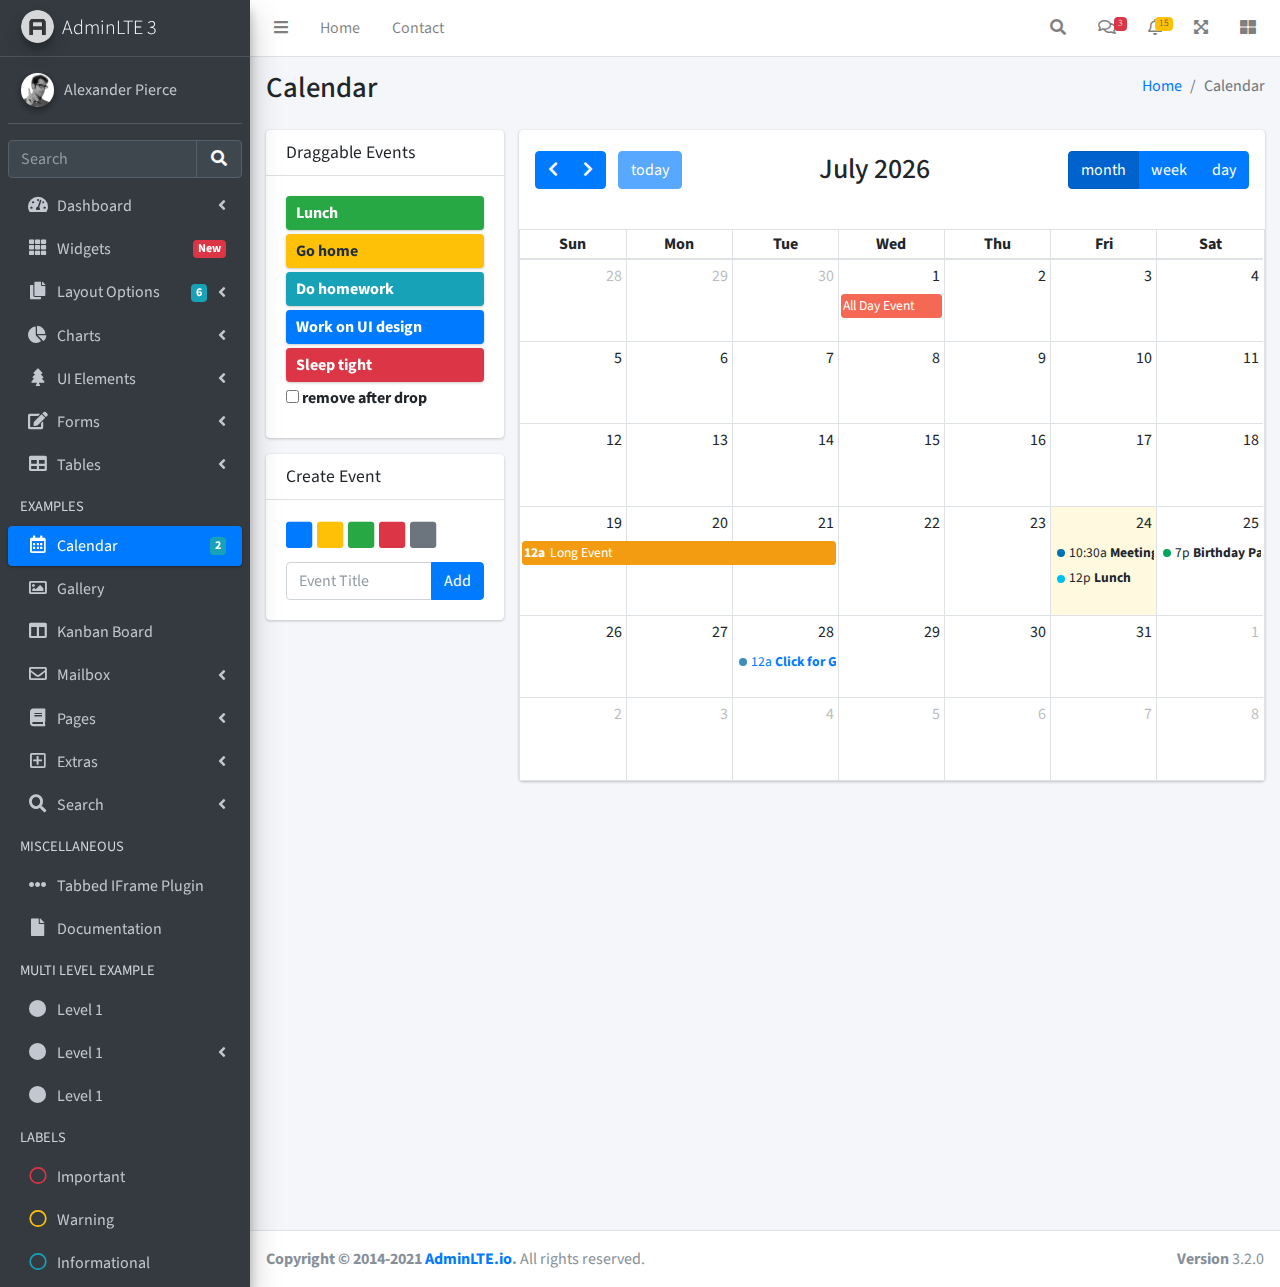
<file: shoStoreFronend/pages/calendar.html>
<!DOCTYPE html>
<html lang="en">
<head>
  <meta charset="utf-8">
  <meta name="viewport" content="width=device-width, initial-scale=1">
  <title>AdminLTE 3 | Calendar</title>

  <!-- Google Font: Source Sans Pro -->
  <link rel="stylesheet" href="https://fonts.googleapis.com/css?family=Source+Sans+Pro:300,400,400i,700&display=fallback">
  <!-- Font Awesome -->
  <link rel="stylesheet" href="../plugins/fontawesome-free/css/all.min.css">
  <!-- fullCalendar -->
  <link rel="stylesheet" href="../plugins/fullcalendar/main.css">
  <!-- Theme style -->
  <link rel="stylesheet" href="../dist/css/adminlte.min.css">
</head>
<body class="hold-transition sidebar-mini">
<div class="wrapper">
  <!-- Navbar -->
  <nav class="main-header navbar navbar-expand navbar-white navbar-light">
    <!-- Left navbar links -->
    <ul class="navbar-nav">
      <li class="nav-item">
        <a class="nav-link" data-widget="pushmenu" href="#" role="button"><i class="fas fa-bars"></i></a>
      </li>
      <li class="nav-item d-none d-sm-inline-block">
        <a href="../index3.html" class="nav-link">Home</a>
      </li>
      <li class="nav-item d-none d-sm-inline-block">
        <a href="#" class="nav-link">Contact</a>
      </li>
    </ul>

    <!-- Right navbar links -->
    <ul class="navbar-nav ml-auto">
      <!-- Navbar Search -->
      <li class="nav-item">
        <a class="nav-link" data-widget="navbar-search" href="#" role="button">
          <i class="fas fa-search"></i>
        </a>
        <div class="navbar-search-block">
          <form class="form-inline">
            <div class="input-group input-group-sm">
              <input class="form-control form-control-navbar" type="search" placeholder="Search" aria-label="Search">
              <div class="input-group-append">
                <button class="btn btn-navbar" type="submit">
                  <i class="fas fa-search"></i>
                </button>
                <button class="btn btn-navbar" type="button" data-widget="navbar-search">
                  <i class="fas fa-times"></i>
                </button>
              </div>
            </div>
          </form>
        </div>
      </li>

      <!-- Messages Dropdown Menu -->
      <li class="nav-item dropdown">
        <a class="nav-link" data-toggle="dropdown" href="#">
          <i class="far fa-comments"></i>
          <span class="badge badge-danger navbar-badge">3</span>
        </a>
        <div class="dropdown-menu dropdown-menu-lg dropdown-menu-right">
          <a href="#" class="dropdown-item">
            <!-- Message Start -->
            <div class="media">
              <img src="../dist/img/user1-128x128.jpg" alt="User Avatar" class="img-size-50 mr-3 img-circle">
              <div class="media-body">
                <h3 class="dropdown-item-title">
                  Brad Diesel
                  <span class="float-right text-sm text-danger"><i class="fas fa-star"></i></span>
                </h3>
                <p class="text-sm">Call me whenever you can...</p>
                <p class="text-sm text-muted"><i class="far fa-clock mr-1"></i> 4 Hours Ago</p>
              </div>
            </div>
            <!-- Message End -->
          </a>
          <div class="dropdown-divider"></div>
          <a href="#" class="dropdown-item">
            <!-- Message Start -->
            <div class="media">
              <img src="../dist/img/user8-128x128.jpg" alt="User Avatar" class="img-size-50 img-circle mr-3">
              <div class="media-body">
                <h3 class="dropdown-item-title">
                  John Pierce
                  <span class="float-right text-sm text-muted"><i class="fas fa-star"></i></span>
                </h3>
                <p class="text-sm">I got your message bro</p>
                <p class="text-sm text-muted"><i class="far fa-clock mr-1"></i> 4 Hours Ago</p>
              </div>
            </div>
            <!-- Message End -->
          </a>
          <div class="dropdown-divider"></div>
          <a href="#" class="dropdown-item">
            <!-- Message Start -->
            <div class="media">
              <img src="../dist/img/user3-128x128.jpg" alt="User Avatar" class="img-size-50 img-circle mr-3">
              <div class="media-body">
                <h3 class="dropdown-item-title">
                  Nora Silvester
                  <span class="float-right text-sm text-warning"><i class="fas fa-star"></i></span>
                </h3>
                <p class="text-sm">The subject goes here</p>
                <p class="text-sm text-muted"><i class="far fa-clock mr-1"></i> 4 Hours Ago</p>
              </div>
            </div>
            <!-- Message End -->
          </a>
          <div class="dropdown-divider"></div>
          <a href="#" class="dropdown-item dropdown-footer">See All Messages</a>
        </div>
      </li>
      <!-- Notifications Dropdown Menu -->
      <li class="nav-item dropdown">
        <a class="nav-link" data-toggle="dropdown" href="#">
          <i class="far fa-bell"></i>
          <span class="badge badge-warning navbar-badge">15</span>
        </a>
        <div class="dropdown-menu dropdown-menu-lg dropdown-menu-right">
          <span class="dropdown-item dropdown-header">15 Notifications</span>
          <div class="dropdown-divider"></div>
          <a href="#" class="dropdown-item">
            <i class="fas fa-envelope mr-2"></i> 4 new messages
            <span class="float-right text-muted text-sm">3 mins</span>
          </a>
          <div class="dropdown-divider"></div>
          <a href="#" class="dropdown-item">
            <i class="fas fa-users mr-2"></i> 8 friend requests
            <span class="float-right text-muted text-sm">12 hours</span>
          </a>
          <div class="dropdown-divider"></div>
          <a href="#" class="dropdown-item">
            <i class="fas fa-file mr-2"></i> 3 new reports
            <span class="float-right text-muted text-sm">2 days</span>
          </a>
          <div class="dropdown-divider"></div>
          <a href="#" class="dropdown-item dropdown-footer">See All Notifications</a>
        </div>
      </li>
      <li class="nav-item">
        <a class="nav-link" data-widget="fullscreen" href="#" role="button">
          <i class="fas fa-expand-arrows-alt"></i>
        </a>
      </li>
      <li class="nav-item">
        <a class="nav-link" data-widget="control-sidebar" data-slide="true" href="#" role="button">
          <i class="fas fa-th-large"></i>
        </a>
      </li>
    </ul>
  </nav>
  <!-- /.navbar -->

  <!-- Main Sidebar Container -->
  <aside class="main-sidebar sidebar-dark-primary elevation-4">
    <!-- Brand Logo -->
    <a href="../index3.html" class="brand-link">
      <img src="../dist/img/AdminLTELogo.png" alt="AdminLTE Logo" class="brand-image img-circle elevation-3" style="opacity: .8">
      <span class="brand-text font-weight-light">AdminLTE 3</span>
    </a>

    <!-- Sidebar -->
    <div class="sidebar">
      <!-- Sidebar user panel (optional) -->
      <div class="user-panel mt-3 pb-3 mb-3 d-flex">
        <div class="image">
          <img src="../dist/img/user2-160x160.jpg" class="img-circle elevation-2" alt="User Image">
        </div>
        <div class="info">
          <a href="#" class="d-block">Alexander Pierce</a>
        </div>
      </div>

      <!-- SidebarSearch Form -->
      <div class="form-inline">
        <div class="input-group" data-widget="sidebar-search">
          <input class="form-control form-control-sidebar" type="search" placeholder="Search" aria-label="Search">
          <div class="input-group-append">
            <button class="btn btn-sidebar">
              <i class="fas fa-search fa-fw"></i>
            </button>
          </div>
        </div>
      </div>

      <!-- Sidebar Menu -->
      <nav class="mt-2">
        <ul class="nav nav-pills nav-sidebar flex-column" data-widget="treeview" role="menu" data-accordion="false">
          <!-- Add icons to the links using the .nav-icon class
               with font-awesome or any other icon font library -->
          <li class="nav-item">
            <a href="#" class="nav-link">
              <i class="nav-icon fas fa-tachometer-alt"></i>
              <p>
                Dashboard
                <i class="right fas fa-angle-left"></i>
              </p>
            </a>
            <ul class="nav nav-treeview">
              <li class="nav-item">
                <a href="../index.html" class="nav-link">
                  <i class="far fa-circle nav-icon"></i>
                  <p>Dashboard v1</p>
                </a>
              </li>
              <li class="nav-item">
                <a href="../index2.html" class="nav-link">
                  <i class="far fa-circle nav-icon"></i>
                  <p>Dashboard v2</p>
                </a>
              </li>
              <li class="nav-item">
                <a href="../index3.html" class="nav-link">
                  <i class="far fa-circle nav-icon"></i>
                  <p>Dashboard v3</p>
                </a>
              </li>
            </ul>
          </li>
          <li class="nav-item">
            <a href="widgets.html" class="nav-link">
              <i class="nav-icon fas fa-th"></i>
              <p>
                Widgets
                <span class="right badge badge-danger">New</span>
              </p>
            </a>
          </li>
          <li class="nav-item">
            <a href="#" class="nav-link">
              <i class="nav-icon fas fa-copy"></i>
              <p>
                Layout Options
                <i class="fas fa-angle-left right"></i>
                <span class="badge badge-info right">6</span>
              </p>
            </a>
            <ul class="nav nav-treeview">
              <li class="nav-item">
                <a href="layout/top-nav.html" class="nav-link">
                  <i class="far fa-circle nav-icon"></i>
                  <p>Top Navigation</p>
                </a>
              </li>
              <li class="nav-item">
                <a href="layout/top-nav-sidebar.html" class="nav-link">
                  <i class="far fa-circle nav-icon"></i>
                  <p>Top Navigation + Sidebar</p>
                </a>
              </li>
              <li class="nav-item">
                <a href="layout/boxed.html" class="nav-link">
                  <i class="far fa-circle nav-icon"></i>
                  <p>Boxed</p>
                </a>
              </li>
              <li class="nav-item">
                <a href="layout/fixed-sidebar.html" class="nav-link">
                  <i class="far fa-circle nav-icon"></i>
                  <p>Fixed Sidebar</p>
                </a>
              </li>
              <li class="nav-item">
                <a href="layout/fixed-sidebar-custom.html" class="nav-link">
                  <i class="far fa-circle nav-icon"></i>
                  <p>Fixed Sidebar <small>+ Custom Area</small></p>
                </a>
              </li>
              <li class="nav-item">
                <a href="layout/fixed-topnav.html" class="nav-link">
                  <i class="far fa-circle nav-icon"></i>
                  <p>Fixed Navbar</p>
                </a>
              </li>
              <li class="nav-item">
                <a href="layout/fixed-footer.html" class="nav-link">
                  <i class="far fa-circle nav-icon"></i>
                  <p>Fixed Footer</p>
                </a>
              </li>
              <li class="nav-item">
                <a href="layout/collapsed-sidebar.html" class="nav-link">
                  <i class="far fa-circle nav-icon"></i>
                  <p>Collapsed Sidebar</p>
                </a>
              </li>
            </ul>
          </li>
          <li class="nav-item">
            <a href="#" class="nav-link">
              <i class="nav-icon fas fa-chart-pie"></i>
              <p>
                Charts
                <i class="right fas fa-angle-left"></i>
              </p>
            </a>
            <ul class="nav nav-treeview">
              <li class="nav-item">
                <a href="charts/chartjs.html" class="nav-link">
                  <i class="far fa-circle nav-icon"></i>
                  <p>ChartJS</p>
                </a>
              </li>
              <li class="nav-item">
                <a href="charts/flot.html" class="nav-link">
                  <i class="far fa-circle nav-icon"></i>
                  <p>Flot</p>
                </a>
              </li>
              <li class="nav-item">
                <a href="charts/inline.html" class="nav-link">
                  <i class="far fa-circle nav-icon"></i>
                  <p>Inline</p>
                </a>
              </li>
              <li class="nav-item">
                <a href="charts/uplot.html" class="nav-link">
                  <i class="far fa-circle nav-icon"></i>
                  <p>uPlot</p>
                </a>
              </li>
            </ul>
          </li>
          <li class="nav-item">
            <a href="#" class="nav-link">
              <i class="nav-icon fas fa-tree"></i>
              <p>
                UI Elements
                <i class="fas fa-angle-left right"></i>
              </p>
            </a>
            <ul class="nav nav-treeview">
              <li class="nav-item">
                <a href="UI/general.html" class="nav-link">
                  <i class="far fa-circle nav-icon"></i>
                  <p>General</p>
                </a>
              </li>
              <li class="nav-item">
                <a href="UI/icons.html" class="nav-link">
                  <i class="far fa-circle nav-icon"></i>
                  <p>Icons</p>
                </a>
              </li>
              <li class="nav-item">
                <a href="UI/buttons.html" class="nav-link">
                  <i class="far fa-circle nav-icon"></i>
                  <p>Buttons</p>
                </a>
              </li>
              <li class="nav-item">
                <a href="UI/sliders.html" class="nav-link">
                  <i class="far fa-circle nav-icon"></i>
                  <p>Sliders</p>
                </a>
              </li>
              <li class="nav-item">
                <a href="UI/modals.html" class="nav-link">
                  <i class="far fa-circle nav-icon"></i>
                  <p>Modals & Alerts</p>
                </a>
              </li>
              <li class="nav-item">
                <a href="UI/navbar.html" class="nav-link">
                  <i class="far fa-circle nav-icon"></i>
                  <p>Navbar & Tabs</p>
                </a>
              </li>
              <li class="nav-item">
                <a href="UI/timeline.html" class="nav-link">
                  <i class="far fa-circle nav-icon"></i>
                  <p>Timeline</p>
                </a>
              </li>
              <li class="nav-item">
                <a href="UI/ribbons.html" class="nav-link">
                  <i class="far fa-circle nav-icon"></i>
                  <p>Ribbons</p>
                </a>
              </li>
            </ul>
          </li>
          <li class="nav-item">
            <a href="#" class="nav-link">
              <i class="nav-icon fas fa-edit"></i>
              <p>
                Forms
                <i class="fas fa-angle-left right"></i>
              </p>
            </a>
            <ul class="nav nav-treeview">
              <li class="nav-item">
                <a href="forms/general.html" class="nav-link">
                  <i class="far fa-circle nav-icon"></i>
                  <p>General Elements</p>
                </a>
              </li>
              <li class="nav-item">
                <a href="forms/advanced.html" class="nav-link">
                  <i class="far fa-circle nav-icon"></i>
                  <p>Advanced Elements</p>
                </a>
              </li>
              <li class="nav-item">
                <a href="forms/editors.html" class="nav-link">
                  <i class="far fa-circle nav-icon"></i>
                  <p>Editors</p>
                </a>
              </li>
              <li class="nav-item">
                <a href="forms/validation.html" class="nav-link">
                  <i class="far fa-circle nav-icon"></i>
                  <p>Validation</p>
                </a>
              </li>
            </ul>
          </li>
          <li class="nav-item">
            <a href="#" class="nav-link">
              <i class="nav-icon fas fa-table"></i>
              <p>
                Tables
                <i class="fas fa-angle-left right"></i>
              </p>
            </a>
            <ul class="nav nav-treeview">
              <li class="nav-item">
                <a href="tables/simple.html" class="nav-link">
                  <i class="far fa-circle nav-icon"></i>
                  <p>Simple Tables</p>
                </a>
              </li>
              <li class="nav-item">
                <a href="tables/data.html" class="nav-link">
                  <i class="far fa-circle nav-icon"></i>
                  <p>DataTables</p>
                </a>
              </li>
              <li class="nav-item">
                <a href="tables/jsgrid.html" class="nav-link">
                  <i class="far fa-circle nav-icon"></i>
                  <p>jsGrid</p>
                </a>
              </li>
            </ul>
          </li>
          <li class="nav-header">EXAMPLES</li>
          <li class="nav-item">
            <a href="calendar.html" class="nav-link active">
              <i class="nav-icon far fa-calendar-alt"></i>
              <p>
                Calendar
                <span class="badge badge-info right">2</span>
              </p>
            </a>
          </li>
          <li class="nav-item">
            <a href="gallery.html" class="nav-link">
              <i class="nav-icon far fa-image"></i>
              <p>
                Gallery
              </p>
            </a>
          </li>
          <li class="nav-item">
            <a href="kanban.html" class="nav-link">
              <i class="nav-icon fas fa-columns"></i>
              <p>
                Kanban Board
              </p>
            </a>
          </li>
          <li class="nav-item">
            <a href="#" class="nav-link">
              <i class="nav-icon far fa-envelope"></i>
              <p>
                Mailbox
                <i class="fas fa-angle-left right"></i>
              </p>
            </a>
            <ul class="nav nav-treeview">
              <li class="nav-item">
                <a href="mailbox/mailbox.html" class="nav-link">
                  <i class="far fa-circle nav-icon"></i>
                  <p>Inbox</p>
                </a>
              </li>
              <li class="nav-item">
                <a href="mailbox/compose.html" class="nav-link">
                  <i class="far fa-circle nav-icon"></i>
                  <p>Compose</p>
                </a>
              </li>
              <li class="nav-item">
                <a href="mailbox/read-mail.html" class="nav-link">
                  <i class="far fa-circle nav-icon"></i>
                  <p>Read</p>
                </a>
              </li>
            </ul>
          </li>
          <li class="nav-item">
            <a href="#" class="nav-link">
              <i class="nav-icon fas fa-book"></i>
              <p>
                Pages
                <i class="fas fa-angle-left right"></i>
              </p>
            </a>
            <ul class="nav nav-treeview">
              <li class="nav-item">
                <a href="examples/invoice.html" class="nav-link">
                  <i class="far fa-circle nav-icon"></i>
                  <p>Invoice</p>
                </a>
              </li>
              <li class="nav-item">
                <a href="examples/profile.html" class="nav-link">
                  <i class="far fa-circle nav-icon"></i>
                  <p>Profile</p>
                </a>
              </li>
              <li class="nav-item">
                <a href="examples/e-commerce.html" class="nav-link">
                  <i class="far fa-circle nav-icon"></i>
                  <p>E-commerce</p>
                </a>
              </li>
              <li class="nav-item">
                <a href="examples/projects.html" class="nav-link">
                  <i class="far fa-circle nav-icon"></i>
                  <p>Projects</p>
                </a>
              </li>
              <li class="nav-item">
                <a href="examples/project-add.html" class="nav-link">
                  <i class="far fa-circle nav-icon"></i>
                  <p>Project Add</p>
                </a>
              </li>
              <li class="nav-item">
                <a href="examples/project-edit.html" class="nav-link">
                  <i class="far fa-circle nav-icon"></i>
                  <p>Project Edit</p>
                </a>
              </li>
              <li class="nav-item">
                <a href="examples/project-detail.html" class="nav-link">
                  <i class="far fa-circle nav-icon"></i>
                  <p>Project Detail</p>
                </a>
              </li>
              <li class="nav-item">
                <a href="examples/contacts.html" class="nav-link">
                  <i class="far fa-circle nav-icon"></i>
                  <p>Contacts</p>
                </a>
              </li>
              <li class="nav-item">
                <a href="examples/faq.html" class="nav-link">
                  <i class="far fa-circle nav-icon"></i>
                  <p>FAQ</p>
                </a>
              </li>
              <li class="nav-item">
                <a href="examples/contact-us.html" class="nav-link">
                  <i class="far fa-circle nav-icon"></i>
                  <p>Contact us</p>
                </a>
              </li>
            </ul>
          </li>
          <li class="nav-item">
            <a href="#" class="nav-link">
              <i class="nav-icon far fa-plus-square"></i>
              <p>
                Extras
                <i class="fas fa-angle-left right"></i>
              </p>
            </a>
            <ul class="nav nav-treeview">
              <li class="nav-item">
                <a href="#" class="nav-link">
                  <i class="far fa-circle nav-icon"></i>
                  <p>
                    Login & Register v1
                    <i class="fas fa-angle-left right"></i>
                  </p>
                </a>
                <ul class="nav nav-treeview">
                  <li class="nav-item">
                    <a href="examples/login.html" class="nav-link">
                      <i class="far fa-circle nav-icon"></i>
                      <p>Login v1</p>
                    </a>
                  </li>
                  <li class="nav-item">
                    <a href="examples/register.html" class="nav-link">
                      <i class="far fa-circle nav-icon"></i>
                      <p>Register v1</p>
                    </a>
                  </li>
                  <li class="nav-item">
                    <a href="examples/forgot-password.html" class="nav-link">
                      <i class="far fa-circle nav-icon"></i>
                      <p>Forgot Password v1</p>
                    </a>
                  </li>
                  <li class="nav-item">
                    <a href="examples/recover-password.html" class="nav-link">
                      <i class="far fa-circle nav-icon"></i>
                      <p>Recover Password v1</p>
                    </a>
                  </li>
                </ul>
              </li>
              <li class="nav-item">
                <a href="#" class="nav-link">
                  <i class="far fa-circle nav-icon"></i>
                  <p>
                    Login & Register v2
                    <i class="fas fa-angle-left right"></i>
                  </p>
                </a>
                <ul class="nav nav-treeview">
                  <li class="nav-item">
                    <a href="examples/login-v2.html" class="nav-link">
                      <i class="far fa-circle nav-icon"></i>
                      <p>Login v2</p>
                    </a>
                  </li>
                  <li class="nav-item">
                    <a href="examples/register-v2.html" class="nav-link">
                      <i class="far fa-circle nav-icon"></i>
                      <p>Register v2</p>
                    </a>
                  </li>
                  <li class="nav-item">
                    <a href="examples/forgot-password-v2.html" class="nav-link">
                      <i class="far fa-circle nav-icon"></i>
                      <p>Forgot Password v2</p>
                    </a>
                  </li>
                  <li class="nav-item">
                    <a href="examples/recover-password-v2.html" class="nav-link">
                      <i class="far fa-circle nav-icon"></i>
                      <p>Recover Password v2</p>
                    </a>
                  </li>
                </ul>
              </li>
              <li class="nav-item">
                <a href="examples/lockscreen.html" class="nav-link">
                  <i class="far fa-circle nav-icon"></i>
                  <p>Lockscreen</p>
                </a>
              </li>
              <li class="nav-item">
                <a href="examples/legacy-user-menu.html" class="nav-link">
                  <i class="far fa-circle nav-icon"></i>
                  <p>Legacy User Menu</p>
                </a>
              </li>
              <li class="nav-item">
                <a href="examples/language-menu.html" class="nav-link">
                  <i class="far fa-circle nav-icon"></i>
                  <p>Language Menu</p>
                </a>
              </li>
              <li class="nav-item">
                <a href="examples/404.html" class="nav-link">
                  <i class="far fa-circle nav-icon"></i>
                  <p>Error 404</p>
                </a>
              </li>
              <li class="nav-item">
                <a href="examples/500.html" class="nav-link">
                  <i class="far fa-circle nav-icon"></i>
                  <p>Error 500</p>
                </a>
              </li>
              <li class="nav-item">
                <a href="examples/pace.html" class="nav-link">
                  <i class="far fa-circle nav-icon"></i>
                  <p>Pace</p>
                </a>
              </li>
              <li class="nav-item">
                <a href="examples/blank.html" class="nav-link">
                  <i class="far fa-circle nav-icon"></i>
                  <p>Blank Page</p>
                </a>
              </li>
              <li class="nav-item">
                <a href="../starter.html" class="nav-link">
                  <i class="far fa-circle nav-icon"></i>
                  <p>Starter Page</p>
                </a>
              </li>
            </ul>
          </li>
          <li class="nav-item">
            <a href="#" class="nav-link">
              <i class="nav-icon fas fa-search"></i>
              <p>
                Search
                <i class="fas fa-angle-left right"></i>
              </p>
            </a>
            <ul class="nav nav-treeview">
              <li class="nav-item">
                <a href="search/simple.html" class="nav-link">
                  <i class="far fa-circle nav-icon"></i>
                  <p>Simple Search</p>
                </a>
              </li>
              <li class="nav-item">
                <a href="search/enhanced.html" class="nav-link">
                  <i class="far fa-circle nav-icon"></i>
                  <p>Enhanced</p>
                </a>
              </li>
            </ul>
          </li>
          <li class="nav-header">MISCELLANEOUS</li>
          <li class="nav-item">
            <a href="../iframe.html" class="nav-link">
              <i class="nav-icon fas fa-ellipsis-h"></i>
              <p>Tabbed IFrame Plugin</p>
            </a>
          </li>
          <li class="nav-item">
            <a href="https://adminlte.io/docs/3.1/" class="nav-link">
              <i class="nav-icon fas fa-file"></i>
              <p>Documentation</p>
            </a>
          </li>
          <li class="nav-header">MULTI LEVEL EXAMPLE</li>
          <li class="nav-item">
            <a href="#" class="nav-link">
              <i class="fas fa-circle nav-icon"></i>
              <p>Level 1</p>
            </a>
          </li>
          <li class="nav-item">
            <a href="#" class="nav-link">
              <i class="nav-icon fas fa-circle"></i>
              <p>
                Level 1
                <i class="right fas fa-angle-left"></i>
              </p>
            </a>
            <ul class="nav nav-treeview">
              <li class="nav-item">
                <a href="#" class="nav-link">
                  <i class="far fa-circle nav-icon"></i>
                  <p>Level 2</p>
                </a>
              </li>
              <li class="nav-item">
                <a href="#" class="nav-link">
                  <i class="far fa-circle nav-icon"></i>
                  <p>
                    Level 2
                    <i class="right fas fa-angle-left"></i>
                  </p>
                </a>
                <ul class="nav nav-treeview">
                  <li class="nav-item">
                    <a href="#" class="nav-link">
                      <i class="far fa-dot-circle nav-icon"></i>
                      <p>Level 3</p>
                    </a>
                  </li>
                  <li class="nav-item">
                    <a href="#" class="nav-link">
                      <i class="far fa-dot-circle nav-icon"></i>
                      <p>Level 3</p>
                    </a>
                  </li>
                  <li class="nav-item">
                    <a href="#" class="nav-link">
                      <i class="far fa-dot-circle nav-icon"></i>
                      <p>Level 3</p>
                    </a>
                  </li>
                </ul>
              </li>
              <li class="nav-item">
                <a href="#" class="nav-link">
                  <i class="far fa-circle nav-icon"></i>
                  <p>Level 2</p>
                </a>
              </li>
            </ul>
          </li>
          <li class="nav-item">
            <a href="#" class="nav-link">
              <i class="fas fa-circle nav-icon"></i>
              <p>Level 1</p>
            </a>
          </li>
          <li class="nav-header">LABELS</li>
          <li class="nav-item">
            <a href="#" class="nav-link">
              <i class="nav-icon far fa-circle text-danger"></i>
              <p class="text">Important</p>
            </a>
          </li>
          <li class="nav-item">
            <a href="#" class="nav-link">
              <i class="nav-icon far fa-circle text-warning"></i>
              <p>Warning</p>
            </a>
          </li>
          <li class="nav-item">
            <a href="#" class="nav-link">
              <i class="nav-icon far fa-circle text-info"></i>
              <p>Informational</p>
            </a>
          </li>
        </ul>
      </nav>
      <!-- /.sidebar-menu -->
    </div>
    <!-- /.sidebar -->
  </aside>

  <!-- Content Wrapper. Contains page content -->
  <div class="content-wrapper">
    <!-- Content Header (Page header) -->
    <section class="content-header">
      <div class="container-fluid">
        <div class="row mb-2">
          <div class="col-sm-6">
            <h1>Calendar</h1>
          </div>
          <div class="col-sm-6">
            <ol class="breadcrumb float-sm-right">
              <li class="breadcrumb-item"><a href="#">Home</a></li>
              <li class="breadcrumb-item active">Calendar</li>
            </ol>
          </div>
        </div>
      </div><!-- /.container-fluid -->
    </section>

    <!-- Main content -->
    <section class="content">
      <div class="container-fluid">
        <div class="row">
          <div class="col-md-3">
            <div class="sticky-top mb-3">
              <div class="card">
                <div class="card-header">
                  <h4 class="card-title">Draggable Events</h4>
                </div>
                <div class="card-body">
                  <!-- the events -->
                  <div id="external-events">
                    <div class="external-event bg-success">Lunch</div>
                    <div class="external-event bg-warning">Go home</div>
                    <div class="external-event bg-info">Do homework</div>
                    <div class="external-event bg-primary">Work on UI design</div>
                    <div class="external-event bg-danger">Sleep tight</div>
                    <div class="checkbox">
                      <label for="drop-remove">
                        <input type="checkbox" id="drop-remove">
                        remove after drop
                      </label>
                    </div>
                  </div>
                </div>
                <!-- /.card-body -->
              </div>
              <!-- /.card -->
              <div class="card">
                <div class="card-header">
                  <h3 class="card-title">Create Event</h3>
                </div>
                <div class="card-body">
                  <div class="btn-group" style="width: 100%; margin-bottom: 10px;">
                    <ul class="fc-color-picker" id="color-chooser">
                      <li><a class="text-primary" href="#"><i class="fas fa-square"></i></a></li>
                      <li><a class="text-warning" href="#"><i class="fas fa-square"></i></a></li>
                      <li><a class="text-success" href="#"><i class="fas fa-square"></i></a></li>
                      <li><a class="text-danger" href="#"><i class="fas fa-square"></i></a></li>
                      <li><a class="text-muted" href="#"><i class="fas fa-square"></i></a></li>
                    </ul>
                  </div>
                  <!-- /btn-group -->
                  <div class="input-group">
                    <input id="new-event" type="text" class="form-control" placeholder="Event Title">

                    <div class="input-group-append">
                      <button id="add-new-event" type="button" class="btn btn-primary">Add</button>
                    </div>
                    <!-- /btn-group -->
                  </div>
                  <!-- /input-group -->
                </div>
              </div>
            </div>
          </div>
          <!-- /.col -->
          <div class="col-md-9">
            <div class="card card-primary">
              <div class="card-body p-0">
                <!-- THE CALENDAR -->
                <div id="calendar"></div>
              </div>
              <!-- /.card-body -->
            </div>
            <!-- /.card -->
          </div>
          <!-- /.col -->
        </div>
        <!-- /.row -->
      </div><!-- /.container-fluid -->
    </section>
    <!-- /.content -->
  </div>
  <!-- /.content-wrapper -->

  <footer class="main-footer">
    <div class="float-right d-none d-sm-block">
      <b>Version</b> 3.2.0
    </div>
    <strong>Copyright &copy; 2014-2021 <a href="https://adminlte.io">AdminLTE.io</a>.</strong> All rights reserved.
  </footer>

  <!-- Control Sidebar -->
  <aside class="control-sidebar control-sidebar-dark">
    <!-- Control sidebar content goes here -->
  </aside>
  <!-- /.control-sidebar -->
</div>
<!-- ./wrapper -->

<!-- jQuery -->
<script src="../plugins/jquery/jquery.min.js"></script>
<!-- Bootstrap -->
<script src="../plugins/bootstrap/js/bootstrap.bundle.min.js"></script>
<!-- jQuery UI -->
<script src="../plugins/jquery-ui/jquery-ui.min.js"></script>
<!-- AdminLTE App -->
<script src="../dist/js/adminlte.min.js"></script>
<!-- fullCalendar 2.2.5 -->
<script src="../plugins/moment/moment.min.js"></script>
<script src="../plugins/fullcalendar/main.js"></script>
<!-- AdminLTE for demo purposes -->
<script src="../dist/js/demo.js"></script>
<!-- Page specific script -->
<script>
  $(function () {

    /* initialize the external events
     -----------------------------------------------------------------*/
    function ini_events(ele) {
      ele.each(function () {

        // create an Event Object (https://fullcalendar.io/docs/event-object)
        // it doesn't need to have a start or end
        var eventObject = {
          title: $.trim($(this).text()) // use the element's text as the event title
        }

        // store the Event Object in the DOM element so we can get to it later
        $(this).data('eventObject', eventObject)

        // make the event draggable using jQuery UI
        $(this).draggable({
          zIndex        : 1070,
          revert        : true, // will cause the event to go back to its
          revertDuration: 0  //  original position after the drag
        })

      })
    }

    ini_events($('#external-events div.external-event'))

    /* initialize the calendar
     -----------------------------------------------------------------*/
    //Date for the calendar events (dummy data)
    var date = new Date()
    var d    = date.getDate(),
        m    = date.getMonth(),
        y    = date.getFullYear()

    var Calendar = FullCalendar.Calendar;
    var Draggable = FullCalendar.Draggable;

    var containerEl = document.getElementById('external-events');
    var checkbox = document.getElementById('drop-remove');
    var calendarEl = document.getElementById('calendar');

    // initialize the external events
    // -----------------------------------------------------------------

    new Draggable(containerEl, {
      itemSelector: '.external-event',
      eventData: function(eventEl) {
        return {
          title: eventEl.innerText,
          backgroundColor: window.getComputedStyle( eventEl ,null).getPropertyValue('background-color'),
          borderColor: window.getComputedStyle( eventEl ,null).getPropertyValue('background-color'),
          textColor: window.getComputedStyle( eventEl ,null).getPropertyValue('color'),
        };
      }
    });

    var calendar = new Calendar(calendarEl, {
      headerToolbar: {
        left  : 'prev,next today',
        center: 'title',
        right : 'dayGridMonth,timeGridWeek,timeGridDay'
      },
      themeSystem: 'bootstrap',
      //Random default events
      events: [
        {
          title          : 'All Day Event',
          start          : new Date(y, m, 1),
          backgroundColor: '#f56954', //red
          borderColor    : '#f56954', //red
          allDay         : true
        },
        {
          title          : 'Long Event',
          start          : new Date(y, m, d - 5),
          end            : new Date(y, m, d - 2),
          backgroundColor: '#f39c12', //yellow
          borderColor    : '#f39c12' //yellow
        },
        {
          title          : 'Meeting',
          start          : new Date(y, m, d, 10, 30),
          allDay         : false,
          backgroundColor: '#0073b7', //Blue
          borderColor    : '#0073b7' //Blue
        },
        {
          title          : 'Lunch',
          start          : new Date(y, m, d, 12, 0),
          end            : new Date(y, m, d, 14, 0),
          allDay         : false,
          backgroundColor: '#00c0ef', //Info (aqua)
          borderColor    : '#00c0ef' //Info (aqua)
        },
        {
          title          : 'Birthday Party',
          start          : new Date(y, m, d + 1, 19, 0),
          end            : new Date(y, m, d + 1, 22, 30),
          allDay         : false,
          backgroundColor: '#00a65a', //Success (green)
          borderColor    : '#00a65a' //Success (green)
        },
        {
          title          : 'Click for Google',
          start          : new Date(y, m, 28),
          end            : new Date(y, m, 29),
          url            : 'https://www.google.com/',
          backgroundColor: '#3c8dbc', //Primary (light-blue)
          borderColor    : '#3c8dbc' //Primary (light-blue)
        }
      ],
      editable  : true,
      droppable : true, // this allows things to be dropped onto the calendar !!!
      drop      : function(info) {
        // is the "remove after drop" checkbox checked?
        if (checkbox.checked) {
          // if so, remove the element from the "Draggable Events" list
          info.draggedEl.parentNode.removeChild(info.draggedEl);
        }
      }
    });

    calendar.render();
    // $('#calendar').fullCalendar()

    /* ADDING EVENTS */
    var currColor = '#3c8dbc' //Red by default
    // Color chooser button
    $('#color-chooser > li > a').click(function (e) {
      e.preventDefault()
      // Save color
      currColor = $(this).css('color')
      // Add color effect to button
      $('#add-new-event').css({
        'background-color': currColor,
        'border-color'    : currColor
      })
    })
    $('#add-new-event').click(function (e) {
      e.preventDefault()
      // Get value and make sure it is not null
      var val = $('#new-event').val()
      if (val.length == 0) {
        return
      }

      // Create events
      var event = $('<div />')
      event.css({
        'background-color': currColor,
        'border-color'    : currColor,
        'color'           : '#fff'
      }).addClass('external-event')
      event.text(val)
      $('#external-events').prepend(event)

      // Add draggable funtionality
      ini_events(event)

      // Remove event from text input
      $('#new-event').val('')
    })
  })
</script>
</body>
</html>
</file>
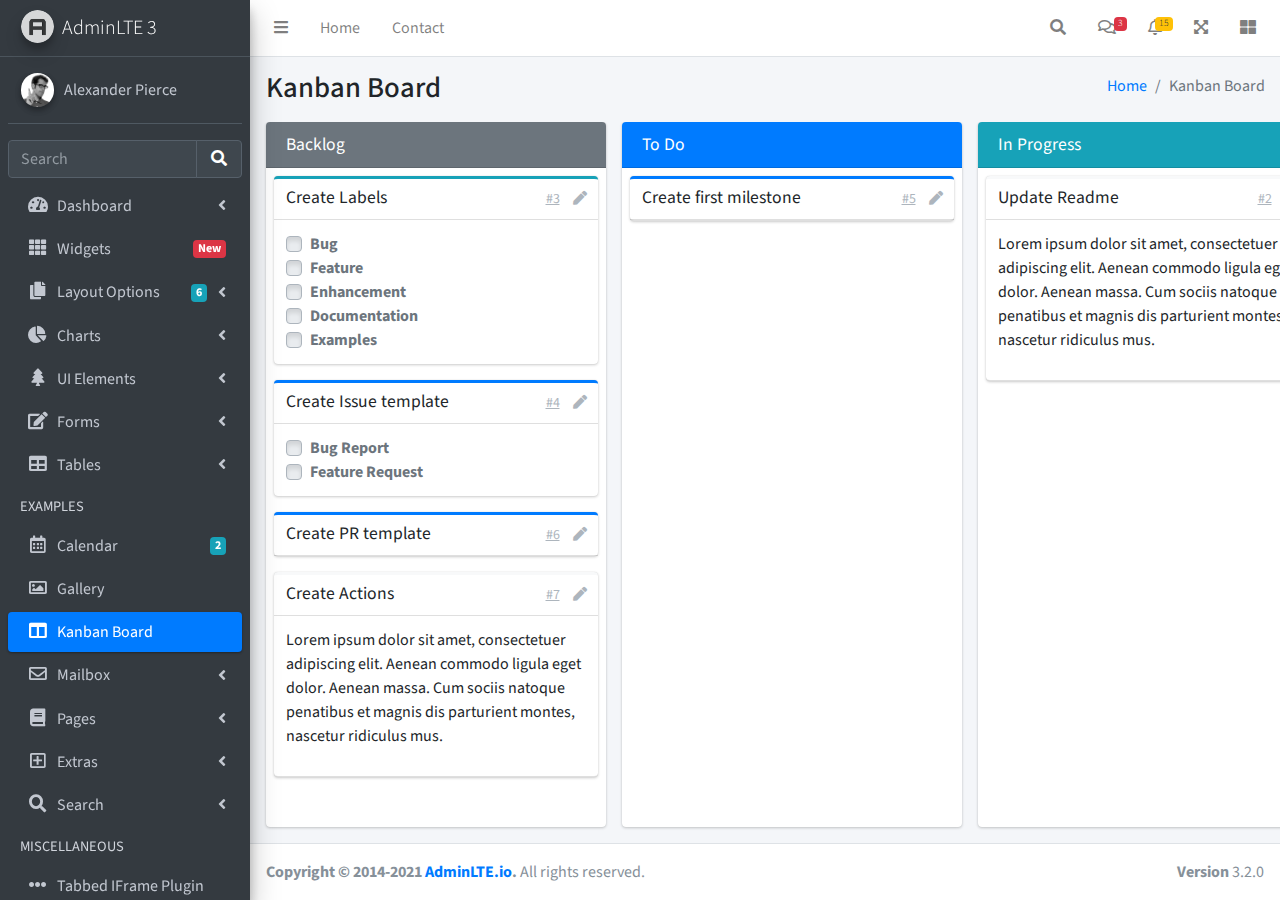
<file: shoStoreFronend/pages/kanban.html>
<!DOCTYPE html>
<html lang="en">
<head>
  <meta charset="utf-8">
  <meta name="viewport" content="width=device-width, initial-scale=1">
  <title>AdminLTE 3 | Kanban Board</title>

  <!-- Google Font: Source Sans Pro -->
  <link rel="stylesheet" href="https://fonts.googleapis.com/css?family=Source+Sans+Pro:300,400,400i,700&display=fallback">
  <!-- Font Awesome -->
  <link rel="stylesheet" href="../plugins/fontawesome-free/css/all.min.css">
  <!-- Ekko Lightbox -->
  <link rel="stylesheet" href="../plugins/ekko-lightbox/ekko-lightbox.css">
  <!-- Theme style -->
  <link rel="stylesheet" href="../dist/css/adminlte.min.css">
  <!-- overlayScrollbars -->
  <link rel="stylesheet" href="../plugins/overlayScrollbars/css/OverlayScrollbars.min.css">
</head>
<body class="hold-transition sidebar-mini layout-fixed">
<div class="wrapper">
  <!-- Navbar -->
  <nav class="main-header navbar navbar-expand navbar-white navbar-light">
    <!-- Left navbar links -->
    <ul class="navbar-nav">
      <li class="nav-item">
        <a class="nav-link" data-widget="pushmenu" href="#" role="button"><i class="fas fa-bars"></i></a>
      </li>
      <li class="nav-item d-none d-sm-inline-block">
        <a href="../index3.html" class="nav-link">Home</a>
      </li>
      <li class="nav-item d-none d-sm-inline-block">
        <a href="#" class="nav-link">Contact</a>
      </li>
    </ul>

    <!-- Right navbar links -->
    <ul class="navbar-nav ml-auto">
      <!-- Navbar Search -->
      <li class="nav-item">
        <a class="nav-link" data-widget="navbar-search" href="#" role="button">
          <i class="fas fa-search"></i>
        </a>
        <div class="navbar-search-block">
          <form class="form-inline">
            <div class="input-group input-group-sm">
              <input class="form-control form-control-navbar" type="search" placeholder="Search" aria-label="Search">
              <div class="input-group-append">
                <button class="btn btn-navbar" type="submit">
                  <i class="fas fa-search"></i>
                </button>
                <button class="btn btn-navbar" type="button" data-widget="navbar-search">
                  <i class="fas fa-times"></i>
                </button>
              </div>
            </div>
          </form>
        </div>
      </li>

      <!-- Messages Dropdown Menu -->
      <li class="nav-item dropdown">
        <a class="nav-link" data-toggle="dropdown" href="#">
          <i class="far fa-comments"></i>
          <span class="badge badge-danger navbar-badge">3</span>
        </a>
        <div class="dropdown-menu dropdown-menu-lg dropdown-menu-right">
          <a href="#" class="dropdown-item">
            <!-- Message Start -->
            <div class="media">
              <img src="../dist/img/user1-128x128.jpg" alt="User Avatar" class="img-size-50 mr-3 img-circle">
              <div class="media-body">
                <h3 class="dropdown-item-title">
                  Brad Diesel
                  <span class="float-right text-sm text-danger"><i class="fas fa-star"></i></span>
                </h3>
                <p class="text-sm">Call me whenever you can...</p>
                <p class="text-sm text-muted"><i class="far fa-clock mr-1"></i> 4 Hours Ago</p>
              </div>
            </div>
            <!-- Message End -->
          </a>
          <div class="dropdown-divider"></div>
          <a href="#" class="dropdown-item">
            <!-- Message Start -->
            <div class="media">
              <img src="../dist/img/user8-128x128.jpg" alt="User Avatar" class="img-size-50 img-circle mr-3">
              <div class="media-body">
                <h3 class="dropdown-item-title">
                  John Pierce
                  <span class="float-right text-sm text-muted"><i class="fas fa-star"></i></span>
                </h3>
                <p class="text-sm">I got your message bro</p>
                <p class="text-sm text-muted"><i class="far fa-clock mr-1"></i> 4 Hours Ago</p>
              </div>
            </div>
            <!-- Message End -->
          </a>
          <div class="dropdown-divider"></div>
          <a href="#" class="dropdown-item">
            <!-- Message Start -->
            <div class="media">
              <img src="../dist/img/user3-128x128.jpg" alt="User Avatar" class="img-size-50 img-circle mr-3">
              <div class="media-body">
                <h3 class="dropdown-item-title">
                  Nora Silvester
                  <span class="float-right text-sm text-warning"><i class="fas fa-star"></i></span>
                </h3>
                <p class="text-sm">The subject goes here</p>
                <p class="text-sm text-muted"><i class="far fa-clock mr-1"></i> 4 Hours Ago</p>
              </div>
            </div>
            <!-- Message End -->
          </a>
          <div class="dropdown-divider"></div>
          <a href="#" class="dropdown-item dropdown-footer">See All Messages</a>
        </div>
      </li>
      <!-- Notifications Dropdown Menu -->
      <li class="nav-item dropdown">
        <a class="nav-link" data-toggle="dropdown" href="#">
          <i class="far fa-bell"></i>
          <span class="badge badge-warning navbar-badge">15</span>
        </a>
        <div class="dropdown-menu dropdown-menu-lg dropdown-menu-right">
          <span class="dropdown-item dropdown-header">15 Notifications</span>
          <div class="dropdown-divider"></div>
          <a href="#" class="dropdown-item">
            <i class="fas fa-envelope mr-2"></i> 4 new messages
            <span class="float-right text-muted text-sm">3 mins</span>
          </a>
          <div class="dropdown-divider"></div>
          <a href="#" class="dropdown-item">
            <i class="fas fa-users mr-2"></i> 8 friend requests
            <span class="float-right text-muted text-sm">12 hours</span>
          </a>
          <div class="dropdown-divider"></div>
          <a href="#" class="dropdown-item">
            <i class="fas fa-file mr-2"></i> 3 new reports
            <span class="float-right text-muted text-sm">2 days</span>
          </a>
          <div class="dropdown-divider"></div>
          <a href="#" class="dropdown-item dropdown-footer">See All Notifications</a>
        </div>
      </li>
      <li class="nav-item">
        <a class="nav-link" data-widget="fullscreen" href="#" role="button">
          <i class="fas fa-expand-arrows-alt"></i>
        </a>
      </li>
      <li class="nav-item">
        <a class="nav-link" data-widget="control-sidebar" data-slide="true" href="#" role="button">
          <i class="fas fa-th-large"></i>
        </a>
      </li>
    </ul>
  </nav>
  <!-- /.navbar -->

  <!-- Main Sidebar Container -->
  <aside class="main-sidebar sidebar-dark-primary elevation-4">
    <!-- Brand Logo -->
    <a href="../index3.html" class="brand-link">
      <img src="../dist/img/AdminLTELogo.png" alt="AdminLTE Logo" class="brand-image img-circle elevation-3" style="opacity: .8">
      <span class="brand-text font-weight-light">AdminLTE 3</span>
    </a>

    <!-- Sidebar -->
    <div class="sidebar">
      <!-- Sidebar user panel (optional) -->
      <div class="user-panel mt-3 pb-3 mb-3 d-flex">
        <div class="image">
          <img src="../dist/img/user2-160x160.jpg" class="img-circle elevation-2" alt="User Image">
        </div>
        <div class="info">
          <a href="#" class="d-block">Alexander Pierce</a>
        </div>
      </div>

      <!-- SidebarSearch Form -->
      <div class="form-inline">
        <div class="input-group" data-widget="sidebar-search">
          <input class="form-control form-control-sidebar" type="search" placeholder="Search" aria-label="Search">
          <div class="input-group-append">
            <button class="btn btn-sidebar">
              <i class="fas fa-search fa-fw"></i>
            </button>
          </div>
        </div>
      </div>

      <!-- Sidebar Menu -->
      <nav class="mt-2">
        <ul class="nav nav-pills nav-sidebar flex-column" data-widget="treeview" role="menu" data-accordion="false">
          <!-- Add icons to the links using the .nav-icon class
               with font-awesome or any other icon font library -->
          <li class="nav-item">
            <a href="#" class="nav-link">
              <i class="nav-icon fas fa-tachometer-alt"></i>
              <p>
                Dashboard
                <i class="right fas fa-angle-left"></i>
              </p>
            </a>
            <ul class="nav nav-treeview">
              <li class="nav-item">
                <a href="../index.html" class="nav-link">
                  <i class="far fa-circle nav-icon"></i>
                  <p>Dashboard v1</p>
                </a>
              </li>
              <li class="nav-item">
                <a href="../index2.html" class="nav-link">
                  <i class="far fa-circle nav-icon"></i>
                  <p>Dashboard v2</p>
                </a>
              </li>
              <li class="nav-item">
                <a href="../index3.html" class="nav-link">
                  <i class="far fa-circle nav-icon"></i>
                  <p>Dashboard v3</p>
                </a>
              </li>
            </ul>
          </li>
          <li class="nav-item">
            <a href="widgets.html" class="nav-link">
              <i class="nav-icon fas fa-th"></i>
              <p>
                Widgets
                <span class="right badge badge-danger">New</span>
              </p>
            </a>
          </li>
          <li class="nav-item">
            <a href="#" class="nav-link">
              <i class="nav-icon fas fa-copy"></i>
              <p>
                Layout Options
                <i class="fas fa-angle-left right"></i>
                <span class="badge badge-info right">6</span>
              </p>
            </a>
            <ul class="nav nav-treeview">
              <li class="nav-item">
                <a href="layout/top-nav.html" class="nav-link">
                  <i class="far fa-circle nav-icon"></i>
                  <p>Top Navigation</p>
                </a>
              </li>
              <li class="nav-item">
                <a href="layout/top-nav-sidebar.html" class="nav-link">
                  <i class="far fa-circle nav-icon"></i>
                  <p>Top Navigation + Sidebar</p>
                </a>
              </li>
              <li class="nav-item">
                <a href="layout/boxed.html" class="nav-link">
                  <i class="far fa-circle nav-icon"></i>
                  <p>Boxed</p>
                </a>
              </li>
              <li class="nav-item">
                <a href="layout/fixed-sidebar.html" class="nav-link">
                  <i class="far fa-circle nav-icon"></i>
                  <p>Fixed Sidebar</p>
                </a>
              </li>
              <li class="nav-item">
                <a href="layout/fixed-sidebar-custom.html" class="nav-link">
                  <i class="far fa-circle nav-icon"></i>
                  <p>Fixed Sidebar <small>+ Custom Area</small></p>
                </a>
              </li>
              <li class="nav-item">
                <a href="layout/fixed-topnav.html" class="nav-link">
                  <i class="far fa-circle nav-icon"></i>
                  <p>Fixed Navbar</p>
                </a>
              </li>
              <li class="nav-item">
                <a href="layout/fixed-footer.html" class="nav-link">
                  <i class="far fa-circle nav-icon"></i>
                  <p>Fixed Footer</p>
                </a>
              </li>
              <li class="nav-item">
                <a href="layout/collapsed-sidebar.html" class="nav-link">
                  <i class="far fa-circle nav-icon"></i>
                  <p>Collapsed Sidebar</p>
                </a>
              </li>
            </ul>
          </li>
          <li class="nav-item">
            <a href="#" class="nav-link">
              <i class="nav-icon fas fa-chart-pie"></i>
              <p>
                Charts
                <i class="right fas fa-angle-left"></i>
              </p>
            </a>
            <ul class="nav nav-treeview">
              <li class="nav-item">
                <a href="charts/chartjs.html" class="nav-link">
                  <i class="far fa-circle nav-icon"></i>
                  <p>ChartJS</p>
                </a>
              </li>
              <li class="nav-item">
                <a href="charts/flot.html" class="nav-link">
                  <i class="far fa-circle nav-icon"></i>
                  <p>Flot</p>
                </a>
              </li>
              <li class="nav-item">
                <a href="charts/inline.html" class="nav-link">
                  <i class="far fa-circle nav-icon"></i>
                  <p>Inline</p>
                </a>
              </li>
              <li class="nav-item">
                <a href="charts/uplot.html" class="nav-link">
                  <i class="far fa-circle nav-icon"></i>
                  <p>uPlot</p>
                </a>
              </li>
            </ul>
          </li>
          <li class="nav-item">
            <a href="#" class="nav-link">
              <i class="nav-icon fas fa-tree"></i>
              <p>
                UI Elements
                <i class="fas fa-angle-left right"></i>
              </p>
            </a>
            <ul class="nav nav-treeview">
              <li class="nav-item">
                <a href="UI/general.html" class="nav-link">
                  <i class="far fa-circle nav-icon"></i>
                  <p>General</p>
                </a>
              </li>
              <li class="nav-item">
                <a href="UI/icons.html" class="nav-link">
                  <i class="far fa-circle nav-icon"></i>
                  <p>Icons</p>
                </a>
              </li>
              <li class="nav-item">
                <a href="UI/buttons.html" class="nav-link">
                  <i class="far fa-circle nav-icon"></i>
                  <p>Buttons</p>
                </a>
              </li>
              <li class="nav-item">
                <a href="UI/sliders.html" class="nav-link">
                  <i class="far fa-circle nav-icon"></i>
                  <p>Sliders</p>
                </a>
              </li>
              <li class="nav-item">
                <a href="UI/modals.html" class="nav-link">
                  <i class="far fa-circle nav-icon"></i>
                  <p>Modals & Alerts</p>
                </a>
              </li>
              <li class="nav-item">
                <a href="UI/navbar.html" class="nav-link">
                  <i class="far fa-circle nav-icon"></i>
                  <p>Navbar & Tabs</p>
                </a>
              </li>
              <li class="nav-item">
                <a href="UI/timeline.html" class="nav-link">
                  <i class="far fa-circle nav-icon"></i>
                  <p>Timeline</p>
                </a>
              </li>
              <li class="nav-item">
                <a href="UI/ribbons.html" class="nav-link">
                  <i class="far fa-circle nav-icon"></i>
                  <p>Ribbons</p>
                </a>
              </li>
            </ul>
          </li>
          <li class="nav-item">
            <a href="#" class="nav-link">
              <i class="nav-icon fas fa-edit"></i>
              <p>
                Forms
                <i class="fas fa-angle-left right"></i>
              </p>
            </a>
            <ul class="nav nav-treeview">
              <li class="nav-item">
                <a href="forms/general.html" class="nav-link">
                  <i class="far fa-circle nav-icon"></i>
                  <p>General Elements</p>
                </a>
              </li>
              <li class="nav-item">
                <a href="forms/advanced.html" class="nav-link">
                  <i class="far fa-circle nav-icon"></i>
                  <p>Advanced Elements</p>
                </a>
              </li>
              <li class="nav-item">
                <a href="forms/editors.html" class="nav-link">
                  <i class="far fa-circle nav-icon"></i>
                  <p>Editors</p>
                </a>
              </li>
              <li class="nav-item">
                <a href="forms/validation.html" class="nav-link">
                  <i class="far fa-circle nav-icon"></i>
                  <p>Validation</p>
                </a>
              </li>
            </ul>
          </li>
          <li class="nav-item">
            <a href="#" class="nav-link">
              <i class="nav-icon fas fa-table"></i>
              <p>
                Tables
                <i class="fas fa-angle-left right"></i>
              </p>
            </a>
            <ul class="nav nav-treeview">
              <li class="nav-item">
                <a href="tables/simple.html" class="nav-link">
                  <i class="far fa-circle nav-icon"></i>
                  <p>Simple Tables</p>
                </a>
              </li>
              <li class="nav-item">
                <a href="tables/data.html" class="nav-link">
                  <i class="far fa-circle nav-icon"></i>
                  <p>DataTables</p>
                </a>
              </li>
              <li class="nav-item">
                <a href="tables/jsgrid.html" class="nav-link">
                  <i class="far fa-circle nav-icon"></i>
                  <p>jsGrid</p>
                </a>
              </li>
            </ul>
          </li>
          <li class="nav-header">EXAMPLES</li>
          <li class="nav-item">
            <a href="calendar.html" class="nav-link">
              <i class="nav-icon far fa-calendar-alt"></i>
              <p>
                Calendar
                <span class="badge badge-info right">2</span>
              </p>
            </a>
          </li>
          <li class="nav-item">
            <a href="gallery.html" class="nav-link">
              <i class="nav-icon far fa-image"></i>
              <p>
                Gallery
              </p>
            </a>
          </li>
          <li class="nav-item">
            <a href="kanban.html" class="nav-link active">
              <i class="nav-icon fas fa-columns"></i>
              <p>
                Kanban Board
              </p>
            </a>
          </li>
          <li class="nav-item">
            <a href="#" class="nav-link">
              <i class="nav-icon far fa-envelope"></i>
              <p>
                Mailbox
                <i class="fas fa-angle-left right"></i>
              </p>
            </a>
            <ul class="nav nav-treeview">
              <li class="nav-item">
                <a href="mailbox/mailbox.html" class="nav-link">
                  <i class="far fa-circle nav-icon"></i>
                  <p>Inbox</p>
                </a>
              </li>
              <li class="nav-item">
                <a href="mailbox/compose.html" class="nav-link">
                  <i class="far fa-circle nav-icon"></i>
                  <p>Compose</p>
                </a>
              </li>
              <li class="nav-item">
                <a href="mailbox/read-mail.html" class="nav-link">
                  <i class="far fa-circle nav-icon"></i>
                  <p>Read</p>
                </a>
              </li>
            </ul>
          </li>
          <li class="nav-item">
            <a href="#" class="nav-link">
              <i class="nav-icon fas fa-book"></i>
              <p>
                Pages
                <i class="fas fa-angle-left right"></i>
              </p>
            </a>
            <ul class="nav nav-treeview">
              <li class="nav-item">
                <a href="examples/invoice.html" class="nav-link">
                  <i class="far fa-circle nav-icon"></i>
                  <p>Invoice</p>
                </a>
              </li>
              <li class="nav-item">
                <a href="examples/profile.html" class="nav-link">
                  <i class="far fa-circle nav-icon"></i>
                  <p>Profile</p>
                </a>
              </li>
              <li class="nav-item">
                <a href="examples/e-commerce.html" class="nav-link">
                  <i class="far fa-circle nav-icon"></i>
                  <p>E-commerce</p>
                </a>
              </li>
              <li class="nav-item">
                <a href="examples/projects.html" class="nav-link">
                  <i class="far fa-circle nav-icon"></i>
                  <p>Projects</p>
                </a>
              </li>
              <li class="nav-item">
                <a href="examples/project-add.html" class="nav-link">
                  <i class="far fa-circle nav-icon"></i>
                  <p>Project Add</p>
                </a>
              </li>
              <li class="nav-item">
                <a href="examples/project-edit.html" class="nav-link">
                  <i class="far fa-circle nav-icon"></i>
                  <p>Project Edit</p>
                </a>
              </li>
              <li class="nav-item">
                <a href="examples/project-detail.html" class="nav-link">
                  <i class="far fa-circle nav-icon"></i>
                  <p>Project Detail</p>
                </a>
              </li>
              <li class="nav-item">
                <a href="examples/contacts.html" class="nav-link">
                  <i class="far fa-circle nav-icon"></i>
                  <p>Contacts</p>
                </a>
              </li>
              <li class="nav-item">
                <a href="examples/faq.html" class="nav-link">
                  <i class="far fa-circle nav-icon"></i>
                  <p>FAQ</p>
                </a>
              </li>
              <li class="nav-item">
                <a href="examples/contact-us.html" class="nav-link">
                  <i class="far fa-circle nav-icon"></i>
                  <p>Contact us</p>
                </a>
              </li>
            </ul>
          </li>
          <li class="nav-item">
            <a href="#" class="nav-link">
              <i class="nav-icon far fa-plus-square"></i>
              <p>
                Extras
                <i class="fas fa-angle-left right"></i>
              </p>
            </a>
            <ul class="nav nav-treeview">
              <li class="nav-item">
                <a href="#" class="nav-link">
                  <i class="far fa-circle nav-icon"></i>
                  <p>
                    Login & Register v1
                    <i class="fas fa-angle-left right"></i>
                  </p>
                </a>
                <ul class="nav nav-treeview">
                  <li class="nav-item">
                    <a href="examples/login.html" class="nav-link">
                      <i class="far fa-circle nav-icon"></i>
                      <p>Login v1</p>
                    </a>
                  </li>
                  <li class="nav-item">
                    <a href="examples/register.html" class="nav-link">
                      <i class="far fa-circle nav-icon"></i>
                      <p>Register v1</p>
                    </a>
                  </li>
                  <li class="nav-item">
                    <a href="examples/forgot-password.html" class="nav-link">
                      <i class="far fa-circle nav-icon"></i>
                      <p>Forgot Password v1</p>
                    </a>
                  </li>
                  <li class="nav-item">
                    <a href="examples/recover-password.html" class="nav-link">
                      <i class="far fa-circle nav-icon"></i>
                      <p>Recover Password v1</p>
                    </a>
                  </li>
                </ul>
              </li>
              <li class="nav-item">
                <a href="#" class="nav-link">
                  <i class="far fa-circle nav-icon"></i>
                  <p>
                    Login & Register v2
                    <i class="fas fa-angle-left right"></i>
                  </p>
                </a>
                <ul class="nav nav-treeview">
                  <li class="nav-item">
                    <a href="examples/login-v2.html" class="nav-link">
                      <i class="far fa-circle nav-icon"></i>
                      <p>Login v2</p>
                    </a>
                  </li>
                  <li class="nav-item">
                    <a href="examples/register-v2.html" class="nav-link">
                      <i class="far fa-circle nav-icon"></i>
                      <p>Register v2</p>
                    </a>
                  </li>
                  <li class="nav-item">
                    <a href="examples/forgot-password-v2.html" class="nav-link">
                      <i class="far fa-circle nav-icon"></i>
                      <p>Forgot Password v2</p>
                    </a>
                  </li>
                  <li class="nav-item">
                    <a href="examples/recover-password-v2.html" class="nav-link">
                      <i class="far fa-circle nav-icon"></i>
                      <p>Recover Password v2</p>
                    </a>
                  </li>
                </ul>
              </li>
              <li class="nav-item">
                <a href="examples/lockscreen.html" class="nav-link">
                  <i class="far fa-circle nav-icon"></i>
                  <p>Lockscreen</p>
                </a>
              </li>
              <li class="nav-item">
                <a href="examples/legacy-user-menu.html" class="nav-link">
                  <i class="far fa-circle nav-icon"></i>
                  <p>Legacy User Menu</p>
                </a>
              </li>
              <li class="nav-item">
                <a href="examples/language-menu.html" class="nav-link">
                  <i class="far fa-circle nav-icon"></i>
                  <p>Language Menu</p>
                </a>
              </li>
              <li class="nav-item">
                <a href="examples/404.html" class="nav-link">
                  <i class="far fa-circle nav-icon"></i>
                  <p>Error 404</p>
                </a>
              </li>
              <li class="nav-item">
                <a href="examples/500.html" class="nav-link">
                  <i class="far fa-circle nav-icon"></i>
                  <p>Error 500</p>
                </a>
              </li>
              <li class="nav-item">
                <a href="examples/pace.html" class="nav-link">
                  <i class="far fa-circle nav-icon"></i>
                  <p>Pace</p>
                </a>
              </li>
              <li class="nav-item">
                <a href="examples/blank.html" class="nav-link">
                  <i class="far fa-circle nav-icon"></i>
                  <p>Blank Page</p>
                </a>
              </li>
              <li class="nav-item">
                <a href="../starter.html" class="nav-link">
                  <i class="far fa-circle nav-icon"></i>
                  <p>Starter Page</p>
                </a>
              </li>
            </ul>
          </li>
          <li class="nav-item">
            <a href="#" class="nav-link">
              <i class="nav-icon fas fa-search"></i>
              <p>
                Search
                <i class="fas fa-angle-left right"></i>
              </p>
            </a>
            <ul class="nav nav-treeview">
              <li class="nav-item">
                <a href="search/simple.html" class="nav-link">
                  <i class="far fa-circle nav-icon"></i>
                  <p>Simple Search</p>
                </a>
              </li>
              <li class="nav-item">
                <a href="search/enhanced.html" class="nav-link">
                  <i class="far fa-circle nav-icon"></i>
                  <p>Enhanced</p>
                </a>
              </li>
            </ul>
          </li>
          <li class="nav-header">MISCELLANEOUS</li>
          <li class="nav-item">
            <a href="../iframe.html" class="nav-link">
              <i class="nav-icon fas fa-ellipsis-h"></i>
              <p>Tabbed IFrame Plugin</p>
            </a>
          </li>
          <li class="nav-item">
            <a href="https://adminlte.io/docs/3.1/" class="nav-link">
              <i class="nav-icon fas fa-file"></i>
              <p>Documentation</p>
            </a>
          </li>
          <li class="nav-header">MULTI LEVEL EXAMPLE</li>
          <li class="nav-item">
            <a href="#" class="nav-link">
              <i class="fas fa-circle nav-icon"></i>
              <p>Level 1</p>
            </a>
          </li>
          <li class="nav-item">
            <a href="#" class="nav-link">
              <i class="nav-icon fas fa-circle"></i>
              <p>
                Level 1
                <i class="right fas fa-angle-left"></i>
              </p>
            </a>
            <ul class="nav nav-treeview">
              <li class="nav-item">
                <a href="#" class="nav-link">
                  <i class="far fa-circle nav-icon"></i>
                  <p>Level 2</p>
                </a>
              </li>
              <li class="nav-item">
                <a href="#" class="nav-link">
                  <i class="far fa-circle nav-icon"></i>
                  <p>
                    Level 2
                    <i class="right fas fa-angle-left"></i>
                  </p>
                </a>
                <ul class="nav nav-treeview">
                  <li class="nav-item">
                    <a href="#" class="nav-link">
                      <i class="far fa-dot-circle nav-icon"></i>
                      <p>Level 3</p>
                    </a>
                  </li>
                  <li class="nav-item">
                    <a href="#" class="nav-link">
                      <i class="far fa-dot-circle nav-icon"></i>
                      <p>Level 3</p>
                    </a>
                  </li>
                  <li class="nav-item">
                    <a href="#" class="nav-link">
                      <i class="far fa-dot-circle nav-icon"></i>
                      <p>Level 3</p>
                    </a>
                  </li>
                </ul>
              </li>
              <li class="nav-item">
                <a href="#" class="nav-link">
                  <i class="far fa-circle nav-icon"></i>
                  <p>Level 2</p>
                </a>
              </li>
            </ul>
          </li>
          <li class="nav-item">
            <a href="#" class="nav-link">
              <i class="fas fa-circle nav-icon"></i>
              <p>Level 1</p>
            </a>
          </li>
          <li class="nav-header">LABELS</li>
          <li class="nav-item">
            <a href="#" class="nav-link">
              <i class="nav-icon far fa-circle text-danger"></i>
              <p class="text">Important</p>
            </a>
          </li>
          <li class="nav-item">
            <a href="#" class="nav-link">
              <i class="nav-icon far fa-circle text-warning"></i>
              <p>Warning</p>
            </a>
          </li>
          <li class="nav-item">
            <a href="#" class="nav-link">
              <i class="nav-icon far fa-circle text-info"></i>
              <p>Informational</p>
            </a>
          </li>
        </ul>
      </nav>
      <!-- /.sidebar-menu -->
    </div>
    <!-- /.sidebar -->
  </aside>

  <!-- Content Wrapper. Contains page content -->
  <div class="content-wrapper kanban">
    <section class="content-header">
      <div class="container-fluid">
        <div class="row">
          <div class="col-sm-6">
            <h1>Kanban Board</h1>
          </div>
          <div class="col-sm-6 d-none d-sm-block">
            <ol class="breadcrumb float-sm-right">
              <li class="breadcrumb-item"><a href="#">Home</a></li>
              <li class="breadcrumb-item active">Kanban Board</li>
            </ol>
          </div>
        </div>
      </div>
    </section>

    <section class="content pb-3">
      <div class="container-fluid h-100">
        <div class="card card-row card-secondary">
          <div class="card-header">
            <h3 class="card-title">
              Backlog
            </h3>
          </div>
          <div class="card-body">
            <div class="card card-info card-outline">
              <div class="card-header">
                <h5 class="card-title">Create Labels</h5>
                <div class="card-tools">
                  <a href="#" class="btn btn-tool btn-link">#3</a>
                  <a href="#" class="btn btn-tool">
                    <i class="fas fa-pen"></i>
                  </a>
                </div>
              </div>
              <div class="card-body">
                <div class="custom-control custom-checkbox">
                  <input class="custom-control-input" type="checkbox" id="customCheckbox1" disabled>
                  <label for="customCheckbox1" class="custom-control-label">Bug</label>
                </div>
                <div class="custom-control custom-checkbox">
                  <input class="custom-control-input" type="checkbox" id="customCheckbox2" disabled>
                  <label for="customCheckbox2" class="custom-control-label">Feature</label>
                </div>
                <div class="custom-control custom-checkbox">
                  <input class="custom-control-input" type="checkbox" id="customCheckbox3" disabled>
                  <label for="customCheckbox3" class="custom-control-label">Enhancement</label>
                </div>
                <div class="custom-control custom-checkbox">
                  <input class="custom-control-input" type="checkbox" id="customCheckbox4" disabled>
                  <label for="customCheckbox4" class="custom-control-label">Documentation</label>
                </div>
                <div class="custom-control custom-checkbox">
                  <input class="custom-control-input" type="checkbox" id="customCheckbox5" disabled>
                  <label for="customCheckbox5" class="custom-control-label">Examples</label>
                </div>
              </div>
            </div>
            <div class="card card-primary card-outline">
              <div class="card-header">
                <h5 class="card-title">Create Issue template</h5>
                <div class="card-tools">
                  <a href="#" class="btn btn-tool btn-link">#4</a>
                  <a href="#" class="btn btn-tool">
                    <i class="fas fa-pen"></i>
                  </a>
                </div>
              </div>
              <div class="card-body">
                <div class="custom-control custom-checkbox">
                  <input class="custom-control-input" type="checkbox" id="customCheckbox1_1" disabled>
                  <label for="customCheckbox1_1" class="custom-control-label">Bug Report</label>
                </div>
                <div class="custom-control custom-checkbox">
                  <input class="custom-control-input" type="checkbox" id="customCheckbox1_2" disabled>
                  <label for="customCheckbox1_2" class="custom-control-label">Feature Request</label>
                </div>
              </div>
            </div>
            <div class="card card-primary card-outline">
              <div class="card-header">
                <h5 class="card-title">Create PR template</h5>
                <div class="card-tools">
                  <a href="#" class="btn btn-tool btn-link">#6</a>
                  <a href="#" class="btn btn-tool">
                    <i class="fas fa-pen"></i>
                  </a>
                </div>
              </div>
            </div>
            <div class="card card-light card-outline">
              <div class="card-header">
                <h5 class="card-title">Create Actions</h5>
                <div class="card-tools">
                  <a href="#" class="btn btn-tool btn-link">#7</a>
                  <a href="#" class="btn btn-tool">
                    <i class="fas fa-pen"></i>
                  </a>
                </div>

              </div>
              <div class="card-body">
                <p>
                  Lorem ipsum dolor sit amet, consectetuer adipiscing elit.
                  Aenean commodo ligula eget dolor. Aenean massa.
                  Cum sociis natoque penatibus et magnis dis parturient montes,
                  nascetur ridiculus mus.
                </p>
              </div>
            </div>
          </div>
        </div>
        <div class="card card-row card-primary">
          <div class="card-header">
            <h3 class="card-title">
              To Do
            </h3>
          </div>
          <div class="card-body">
            <div class="card card-primary card-outline">
              <div class="card-header">
                <h5 class="card-title">Create first milestone</h5>
                <div class="card-tools">
                  <a href="#" class="btn btn-tool btn-link">#5</a>
                  <a href="#" class="btn btn-tool">
                    <i class="fas fa-pen"></i>
                  </a>
                </div>
              </div>
            </div>
          </div>
        </div>
        <div class="card card-row card-default">
          <div class="card-header bg-info">
            <h3 class="card-title">
              In Progress
            </h3>
          </div>
          <div class="card-body">
            <div class="card card-light card-outline">
              <div class="card-header">
                <h5 class="card-title">Update Readme</h5>
                <div class="card-tools">
                  <a href="#" class="btn btn-tool btn-link">#2</a>
                  <a href="#" class="btn btn-tool">
                    <i class="fas fa-pen"></i>
                  </a>
                </div>
              </div>
              <div class="card-body">
                <p>
                  Lorem ipsum dolor sit amet, consectetuer adipiscing elit.
                  Aenean commodo ligula eget dolor. Aenean massa.
                  Cum sociis natoque penatibus et magnis dis parturient montes,
                  nascetur ridiculus mus.
                </p>
              </div>
            </div>
          </div>
        </div>
        <div class="card card-row card-success">
          <div class="card-header">
            <h3 class="card-title">
              Done
            </h3>
          </div>
          <div class="card-body">
            <div class="card card-primary card-outline">
              <div class="card-header">
                <h5 class="card-title">Create repo</h5>
                <div class="card-tools">
                  <a href="#" class="btn btn-tool btn-link">#1</a>
                  <a href="#" class="btn btn-tool">
                    <i class="fas fa-pen"></i>
                  </a>
                </div>
              </div>
            </div>
          </div>
        </div>
      </div>
    </section>
  </div>

  <footer class="main-footer">
    <div class="float-right d-none d-sm-block">
      <b>Version</b> 3.2.0
    </div>
    <strong>Copyright &copy; 2014-2021 <a href="https://adminlte.io">AdminLTE.io</a>.</strong> All rights reserved.
  </footer>

  <!-- Control Sidebar -->
  <aside class="control-sidebar control-sidebar-dark">
    <!-- Control sidebar content goes here -->
  </aside>
  <!-- /.control-sidebar -->
</div>
<!-- ./wrapper -->

<!-- jQuery -->
<script src="../plugins/jquery/jquery.min.js"></script>
<!-- Bootstrap -->
<script src="../plugins/bootstrap/js/bootstrap.bundle.min.js"></script>
<!-- Ekko Lightbox -->
<script src="../plugins/ekko-lightbox/ekko-lightbox.min.js"></script>
<!-- overlayScrollbars -->
<script src="../plugins/overlayScrollbars/js/jquery.overlayScrollbars.min.js"></script>
<!-- AdminLTE App -->
<script src="../dist/js/adminlte.min.js"></script>
<!-- Filterizr-->
<script src="../plugins/filterizr/jquery.filterizr.min.js"></script>
<!-- AdminLTE for demo purposes -->
<script src="../dist/js/demo.js"></script>
<!-- Page specific script -->
<script>
  $(function () {

  })
</script>
</body>
</html>
</file>
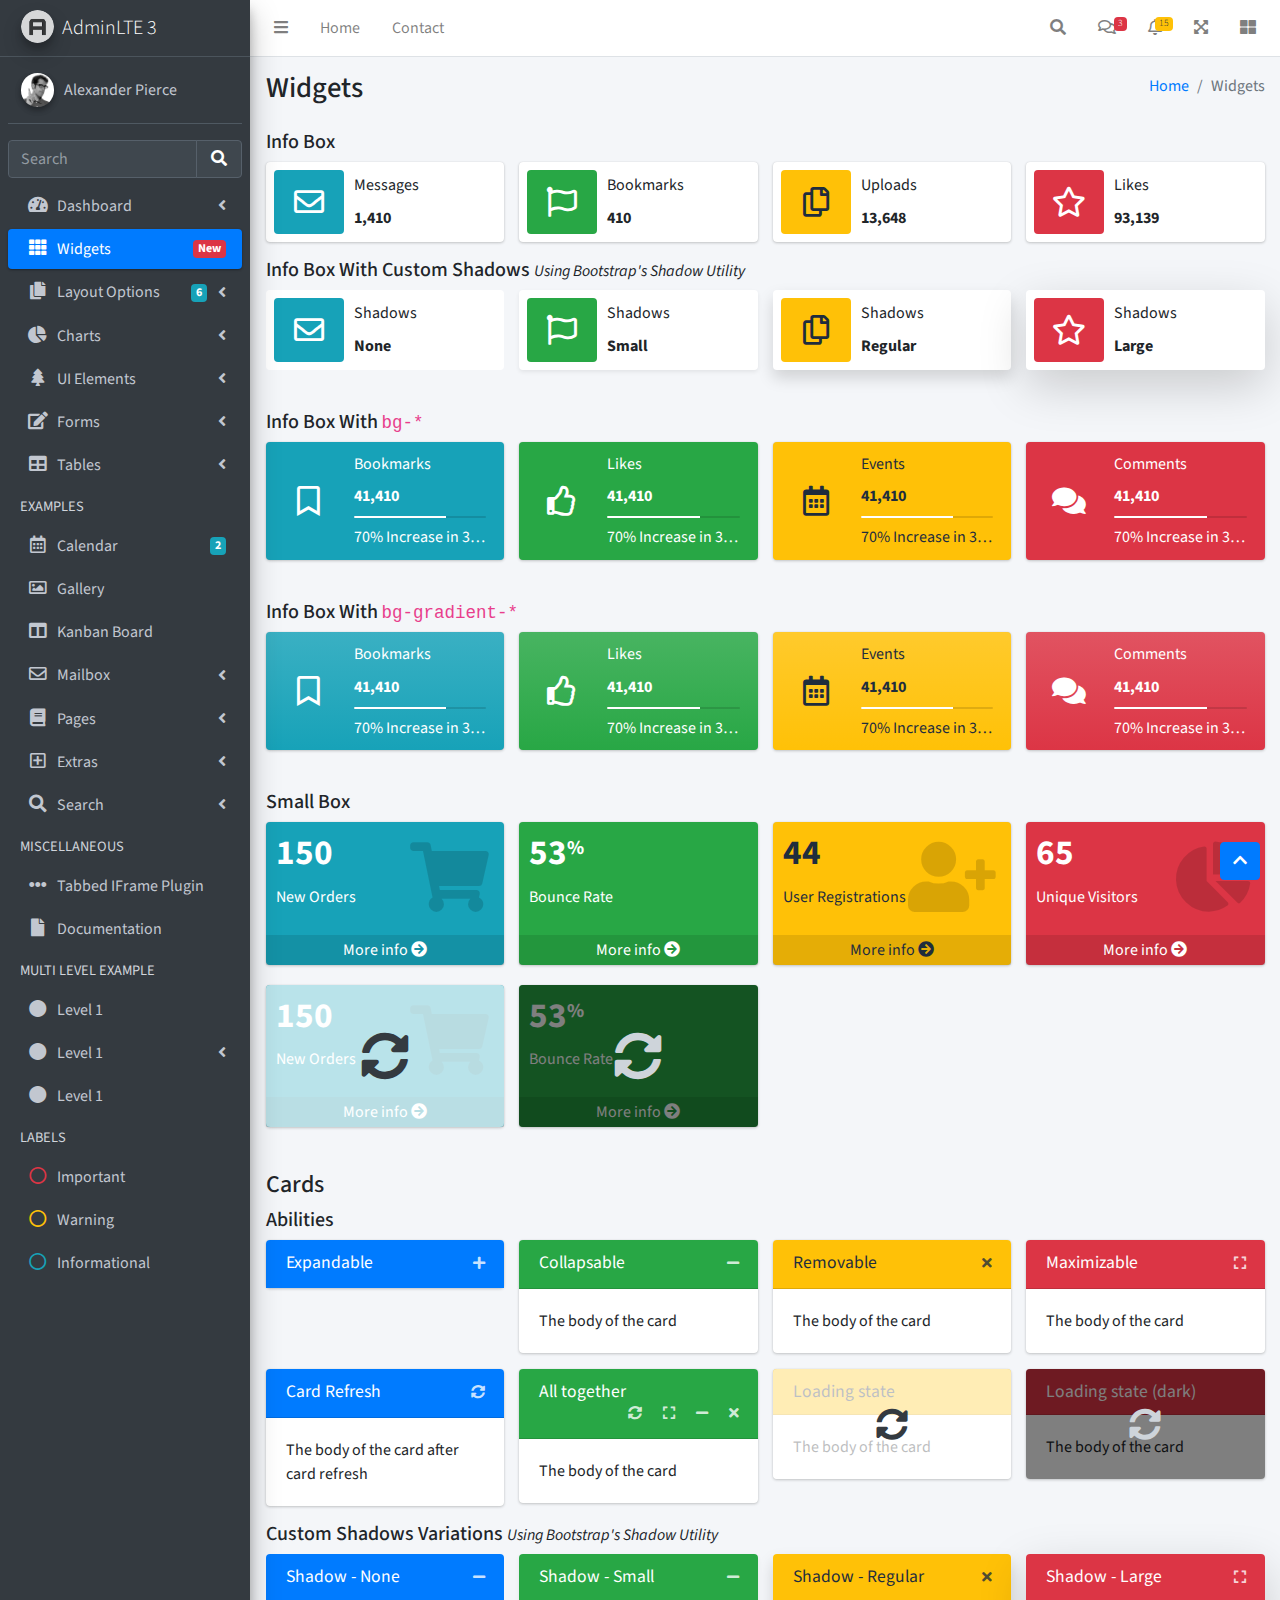
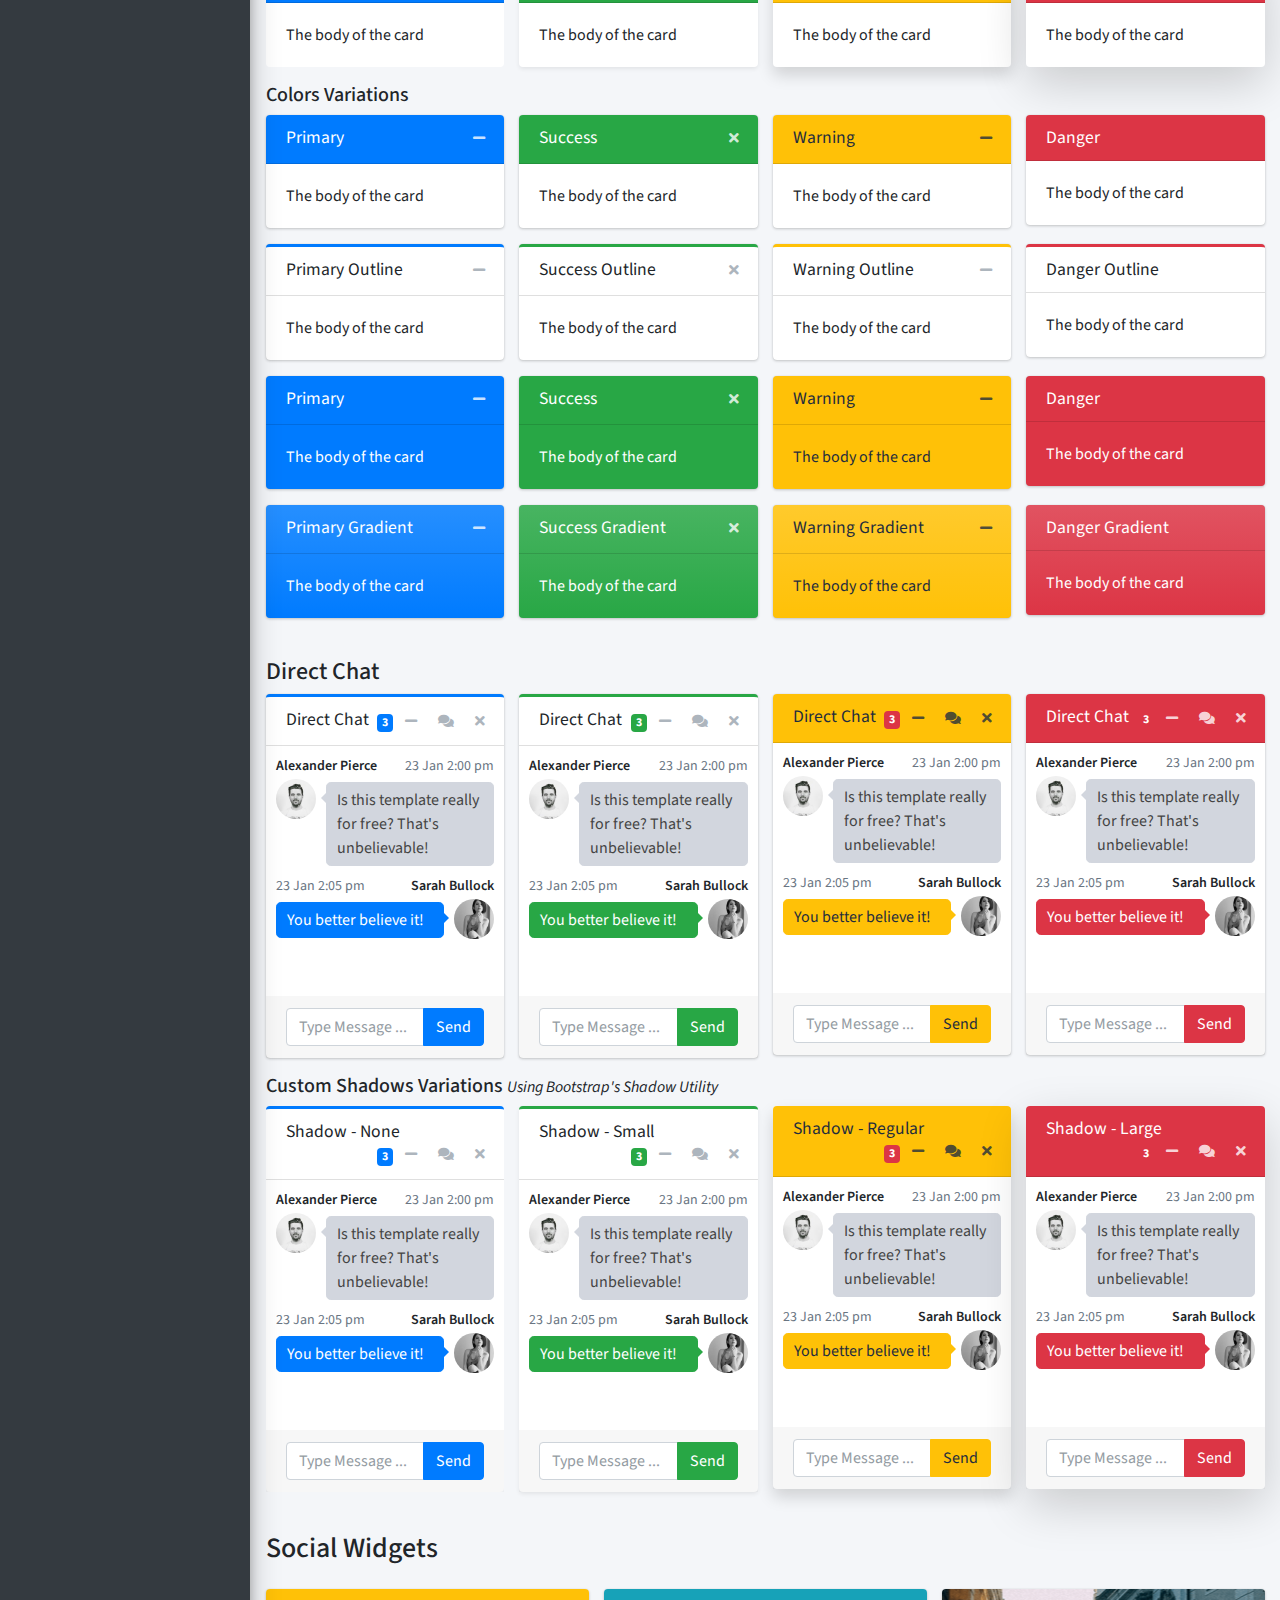
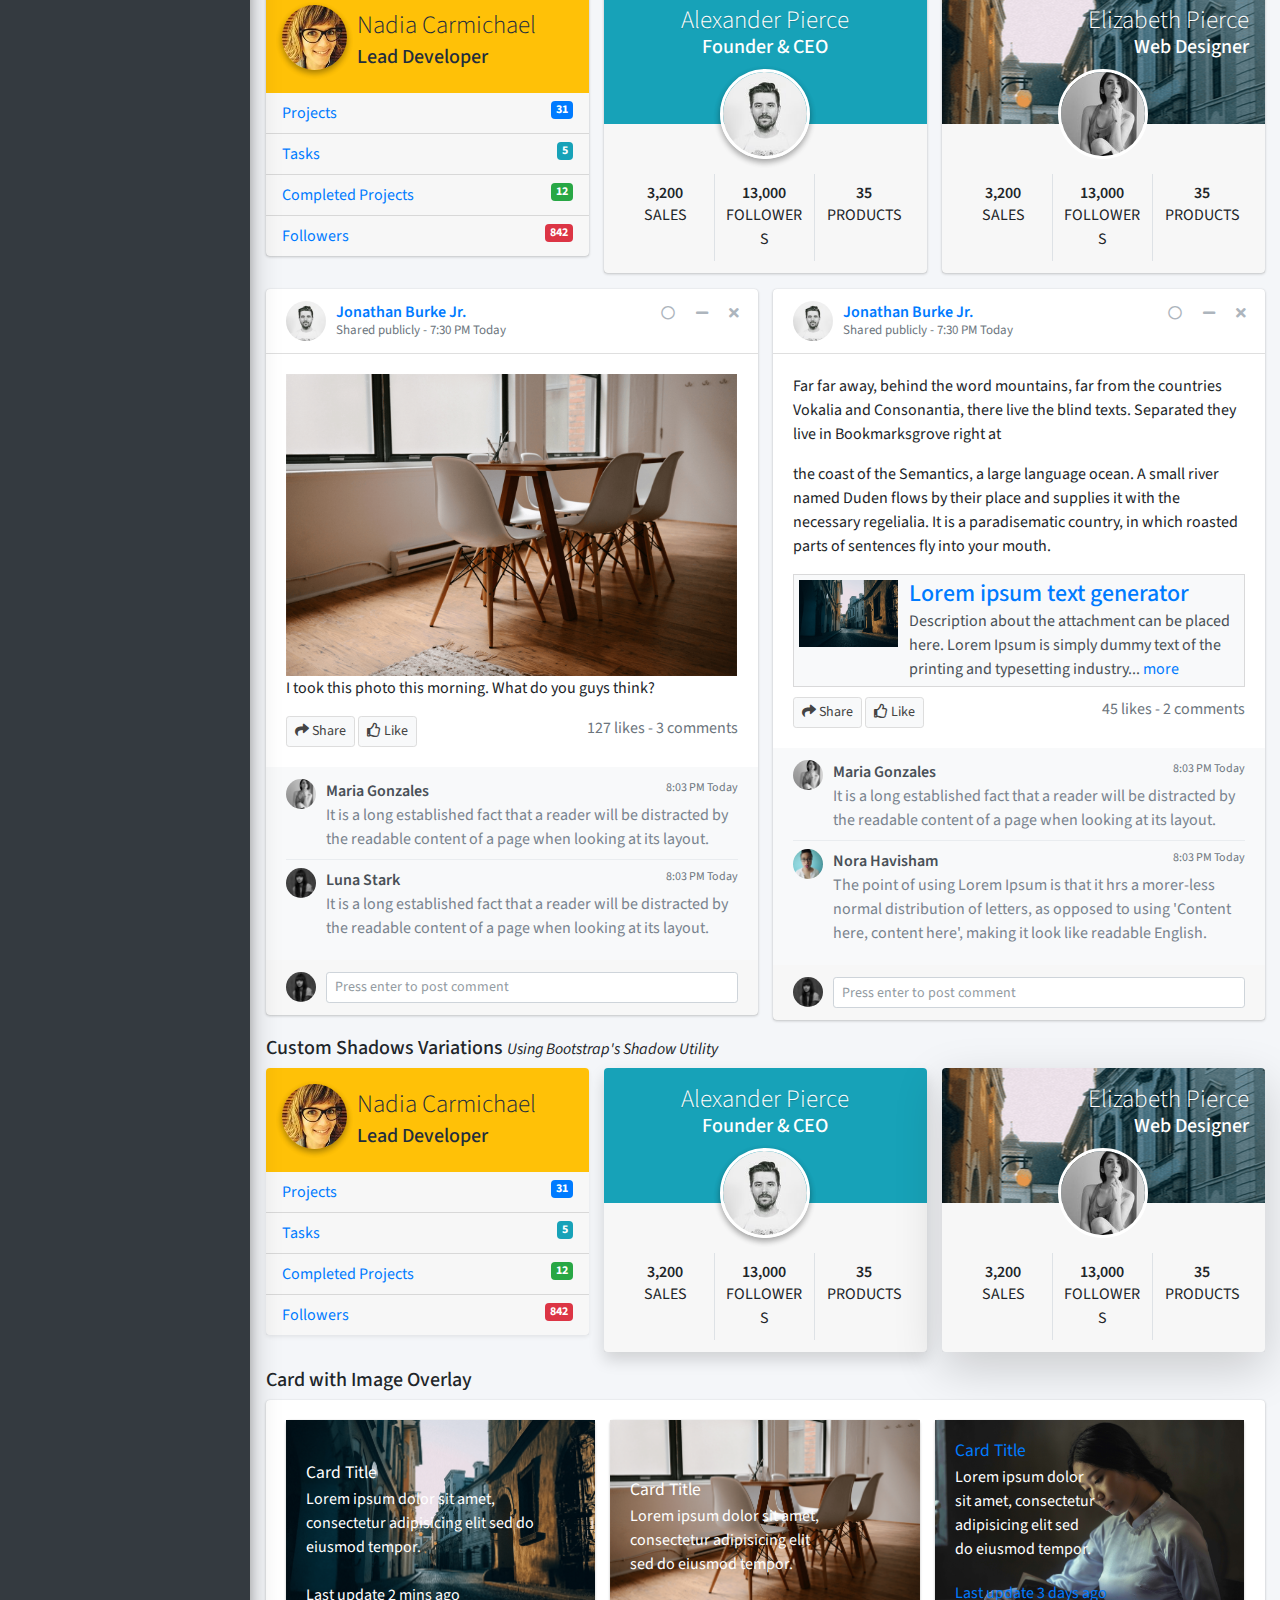
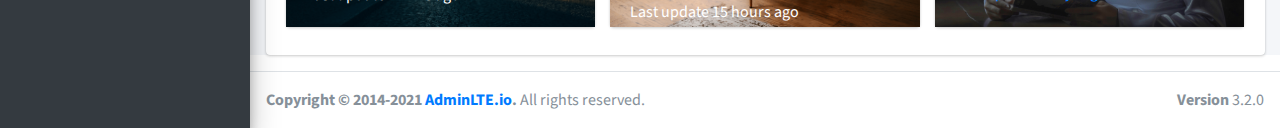
<file: shoStoreFronend/pages/widgets.html>
<!DOCTYPE html>
<html lang="en">
<head>
  <meta charset="utf-8">
  <meta name="viewport" content="width=device-width, initial-scale=1">
  <title>AdminLTE 3 | Widgets</title>

  <!-- Google Font: Source Sans Pro -->
  <link rel="stylesheet" href="https://fonts.googleapis.com/css?family=Source+Sans+Pro:300,400,400i,700&display=fallback">
  <!-- Font Awesome -->
  <link rel="stylesheet" href="../plugins/fontawesome-free/css/all.min.css">
  <!-- Ionicons -->
  <link rel="stylesheet" href="https://code.ionicframework.com/ionicons/2.0.1/css/ionicons.min.css">
  <!-- Theme style -->
  <link rel="stylesheet" href="../dist/css/adminlte.min.css">
</head>
<body class="hold-transition sidebar-mini">
<div class="wrapper">
  <!-- Navbar -->
  <nav class="main-header navbar navbar-expand navbar-white navbar-light">
    <!-- Left navbar links -->
    <ul class="navbar-nav">
      <li class="nav-item">
        <a class="nav-link" data-widget="pushmenu" href="#" role="button"><i class="fas fa-bars"></i></a>
      </li>
      <li class="nav-item d-none d-sm-inline-block">
        <a href="../index3.html" class="nav-link">Home</a>
      </li>
      <li class="nav-item d-none d-sm-inline-block">
        <a href="#" class="nav-link">Contact</a>
      </li>
    </ul>

    <!-- Right navbar links -->
    <ul class="navbar-nav ml-auto">
      <!-- Navbar Search -->
      <li class="nav-item">
        <a class="nav-link" data-widget="navbar-search" href="#" role="button">
          <i class="fas fa-search"></i>
        </a>
        <div class="navbar-search-block">
          <form class="form-inline">
            <div class="input-group input-group-sm">
              <input class="form-control form-control-navbar" type="search" placeholder="Search" aria-label="Search">
              <div class="input-group-append">
                <button class="btn btn-navbar" type="submit">
                  <i class="fas fa-search"></i>
                </button>
                <button class="btn btn-navbar" type="button" data-widget="navbar-search">
                  <i class="fas fa-times"></i>
                </button>
              </div>
            </div>
          </form>
        </div>
      </li>

      <!-- Messages Dropdown Menu -->
      <li class="nav-item dropdown">
        <a class="nav-link" data-toggle="dropdown" href="#">
          <i class="far fa-comments"></i>
          <span class="badge badge-danger navbar-badge">3</span>
        </a>
        <div class="dropdown-menu dropdown-menu-lg dropdown-menu-right">
          <a href="#" class="dropdown-item">
            <!-- Message Start -->
            <div class="media">
              <img src="../dist/img/user1-128x128.jpg" alt="User Avatar" class="img-size-50 mr-3 img-circle">
              <div class="media-body">
                <h3 class="dropdown-item-title">
                  Brad Diesel
                  <span class="float-right text-sm text-danger"><i class="fas fa-star"></i></span>
                </h3>
                <p class="text-sm">Call me whenever you can...</p>
                <p class="text-sm text-muted"><i class="far fa-clock mr-1"></i> 4 Hours Ago</p>
              </div>
            </div>
            <!-- Message End -->
          </a>
          <div class="dropdown-divider"></div>
          <a href="#" class="dropdown-item">
            <!-- Message Start -->
            <div class="media">
              <img src="../dist/img/user8-128x128.jpg" alt="User Avatar" class="img-size-50 img-circle mr-3">
              <div class="media-body">
                <h3 class="dropdown-item-title">
                  John Pierce
                  <span class="float-right text-sm text-muted"><i class="fas fa-star"></i></span>
                </h3>
                <p class="text-sm">I got your message bro</p>
                <p class="text-sm text-muted"><i class="far fa-clock mr-1"></i> 4 Hours Ago</p>
              </div>
            </div>
            <!-- Message End -->
          </a>
          <div class="dropdown-divider"></div>
          <a href="#" class="dropdown-item">
            <!-- Message Start -->
            <div class="media">
              <img src="../dist/img/user3-128x128.jpg" alt="User Avatar" class="img-size-50 img-circle mr-3">
              <div class="media-body">
                <h3 class="dropdown-item-title">
                  Nora Silvester
                  <span class="float-right text-sm text-warning"><i class="fas fa-star"></i></span>
                </h3>
                <p class="text-sm">The subject goes here</p>
                <p class="text-sm text-muted"><i class="far fa-clock mr-1"></i> 4 Hours Ago</p>
              </div>
            </div>
            <!-- Message End -->
          </a>
          <div class="dropdown-divider"></div>
          <a href="#" class="dropdown-item dropdown-footer">See All Messages</a>
        </div>
      </li>
      <!-- Notifications Dropdown Menu -->
      <li class="nav-item dropdown">
        <a class="nav-link" data-toggle="dropdown" href="#">
          <i class="far fa-bell"></i>
          <span class="badge badge-warning navbar-badge">15</span>
        </a>
        <div class="dropdown-menu dropdown-menu-lg dropdown-menu-right">
          <span class="dropdown-item dropdown-header">15 Notifications</span>
          <div class="dropdown-divider"></div>
          <a href="#" class="dropdown-item">
            <i class="fas fa-envelope mr-2"></i> 4 new messages
            <span class="float-right text-muted text-sm">3 mins</span>
          </a>
          <div class="dropdown-divider"></div>
          <a href="#" class="dropdown-item">
            <i class="fas fa-users mr-2"></i> 8 friend requests
            <span class="float-right text-muted text-sm">12 hours</span>
          </a>
          <div class="dropdown-divider"></div>
          <a href="#" class="dropdown-item">
            <i class="fas fa-file mr-2"></i> 3 new reports
            <span class="float-right text-muted text-sm">2 days</span>
          </a>
          <div class="dropdown-divider"></div>
          <a href="#" class="dropdown-item dropdown-footer">See All Notifications</a>
        </div>
      </li>
      <li class="nav-item">
        <a class="nav-link" data-widget="fullscreen" href="#" role="button">
          <i class="fas fa-expand-arrows-alt"></i>
        </a>
      </li>
      <li class="nav-item">
        <a class="nav-link" data-widget="control-sidebar" data-slide="true" href="#" role="button">
          <i class="fas fa-th-large"></i>
        </a>
      </li>
    </ul>
  </nav>
  <!-- /.navbar -->

  <!-- Main Sidebar Container -->
  <aside class="main-sidebar sidebar-dark-primary elevation-4">
    <!-- Brand Logo -->
    <a href="../index3.html" class="brand-link">
      <img src="../dist/img/AdminLTELogo.png" alt="AdminLTE Logo" class="brand-image img-circle elevation-3" style="opacity: .8">
      <span class="brand-text font-weight-light">AdminLTE 3</span>
    </a>

    <!-- Sidebar -->
    <div class="sidebar">
      <!-- Sidebar user panel (optional) -->
      <div class="user-panel mt-3 pb-3 mb-3 d-flex">
        <div class="image">
          <img src="../dist/img/user2-160x160.jpg" class="img-circle elevation-2" alt="User Image">
        </div>
        <div class="info">
          <a href="#" class="d-block">Alexander Pierce</a>
        </div>
      </div>

      <!-- SidebarSearch Form -->
      <div class="form-inline">
        <div class="input-group" data-widget="sidebar-search">
          <input class="form-control form-control-sidebar" type="search" placeholder="Search" aria-label="Search">
          <div class="input-group-append">
            <button class="btn btn-sidebar">
              <i class="fas fa-search fa-fw"></i>
            </button>
          </div>
        </div>
      </div>

      <!-- Sidebar Menu -->
      <nav class="mt-2">
        <ul class="nav nav-pills nav-sidebar flex-column" data-widget="treeview" role="menu" data-accordion="false">
          <!-- Add icons to the links using the .nav-icon class
               with font-awesome or any other icon font library -->
          <li class="nav-item">
            <a href="#" class="nav-link">
              <i class="nav-icon fas fa-tachometer-alt"></i>
              <p>
                Dashboard
                <i class="right fas fa-angle-left"></i>
              </p>
            </a>
            <ul class="nav nav-treeview">
              <li class="nav-item">
                <a href="../index.html" class="nav-link">
                  <i class="far fa-circle nav-icon"></i>
                  <p>Dashboard v1</p>
                </a>
              </li>
              <li class="nav-item">
                <a href="../index2.html" class="nav-link">
                  <i class="far fa-circle nav-icon"></i>
                  <p>Dashboard v2</p>
                </a>
              </li>
              <li class="nav-item">
                <a href="../index3.html" class="nav-link">
                  <i class="far fa-circle nav-icon"></i>
                  <p>Dashboard v3</p>
                </a>
              </li>
            </ul>
          </li>
          <li class="nav-item">
            <a href="widgets.html" class="nav-link active">
              <i class="nav-icon fas fa-th"></i>
              <p>
                Widgets
                <span class="right badge badge-danger">New</span>
              </p>
            </a>
          </li>
          <li class="nav-item">
            <a href="#" class="nav-link">
              <i class="nav-icon fas fa-copy"></i>
              <p>
                Layout Options
                <i class="fas fa-angle-left right"></i>
                <span class="badge badge-info right">6</span>
              </p>
            </a>
            <ul class="nav nav-treeview">
              <li class="nav-item">
                <a href="layout/top-nav.html" class="nav-link">
                  <i class="far fa-circle nav-icon"></i>
                  <p>Top Navigation</p>
                </a>
              </li>
              <li class="nav-item">
                <a href="layout/top-nav-sidebar.html" class="nav-link">
                  <i class="far fa-circle nav-icon"></i>
                  <p>Top Navigation + Sidebar</p>
                </a>
              </li>
              <li class="nav-item">
                <a href="layout/boxed.html" class="nav-link">
                  <i class="far fa-circle nav-icon"></i>
                  <p>Boxed</p>
                </a>
              </li>
              <li class="nav-item">
                <a href="layout/fixed-sidebar.html" class="nav-link">
                  <i class="far fa-circle nav-icon"></i>
                  <p>Fixed Sidebar</p>
                </a>
              </li>
              <li class="nav-item">
                <a href="layout/fixed-sidebar-custom.html" class="nav-link">
                  <i class="far fa-circle nav-icon"></i>
                  <p>Fixed Sidebar <small>+ Custom Area</small></p>
                </a>
              </li>
              <li class="nav-item">
                <a href="layout/fixed-topnav.html" class="nav-link">
                  <i class="far fa-circle nav-icon"></i>
                  <p>Fixed Navbar</p>
                </a>
              </li>
              <li class="nav-item">
                <a href="layout/fixed-footer.html" class="nav-link">
                  <i class="far fa-circle nav-icon"></i>
                  <p>Fixed Footer</p>
                </a>
              </li>
              <li class="nav-item">
                <a href="layout/collapsed-sidebar.html" class="nav-link">
                  <i class="far fa-circle nav-icon"></i>
                  <p>Collapsed Sidebar</p>
                </a>
              </li>
            </ul>
          </li>
          <li class="nav-item">
            <a href="#" class="nav-link">
              <i class="nav-icon fas fa-chart-pie"></i>
              <p>
                Charts
                <i class="right fas fa-angle-left"></i>
              </p>
            </a>
            <ul class="nav nav-treeview">
              <li class="nav-item">
                <a href="charts/chartjs.html" class="nav-link">
                  <i class="far fa-circle nav-icon"></i>
                  <p>ChartJS</p>
                </a>
              </li>
              <li class="nav-item">
                <a href="charts/flot.html" class="nav-link">
                  <i class="far fa-circle nav-icon"></i>
                  <p>Flot</p>
                </a>
              </li>
              <li class="nav-item">
                <a href="charts/inline.html" class="nav-link">
                  <i class="far fa-circle nav-icon"></i>
                  <p>Inline</p>
                </a>
              </li>
              <li class="nav-item">
                <a href="charts/uplot.html" class="nav-link">
                  <i class="far fa-circle nav-icon"></i>
                  <p>uPlot</p>
                </a>
              </li>
            </ul>
          </li>
          <li class="nav-item">
            <a href="#" class="nav-link">
              <i class="nav-icon fas fa-tree"></i>
              <p>
                UI Elements
                <i class="fas fa-angle-left right"></i>
              </p>
            </a>
            <ul class="nav nav-treeview">
              <li class="nav-item">
                <a href="UI/general.html" class="nav-link">
                  <i class="far fa-circle nav-icon"></i>
                  <p>General</p>
                </a>
              </li>
              <li class="nav-item">
                <a href="UI/icons.html" class="nav-link">
                  <i class="far fa-circle nav-icon"></i>
                  <p>Icons</p>
                </a>
              </li>
              <li class="nav-item">
                <a href="UI/buttons.html" class="nav-link">
                  <i class="far fa-circle nav-icon"></i>
                  <p>Buttons</p>
                </a>
              </li>
              <li class="nav-item">
                <a href="UI/sliders.html" class="nav-link">
                  <i class="far fa-circle nav-icon"></i>
                  <p>Sliders</p>
                </a>
              </li>
              <li class="nav-item">
                <a href="UI/modals.html" class="nav-link">
                  <i class="far fa-circle nav-icon"></i>
                  <p>Modals & Alerts</p>
                </a>
              </li>
              <li class="nav-item">
                <a href="UI/navbar.html" class="nav-link">
                  <i class="far fa-circle nav-icon"></i>
                  <p>Navbar & Tabs</p>
                </a>
              </li>
              <li class="nav-item">
                <a href="UI/timeline.html" class="nav-link">
                  <i class="far fa-circle nav-icon"></i>
                  <p>Timeline</p>
                </a>
              </li>
              <li class="nav-item">
                <a href="UI/ribbons.html" class="nav-link">
                  <i class="far fa-circle nav-icon"></i>
                  <p>Ribbons</p>
                </a>
              </li>
            </ul>
          </li>
          <li class="nav-item">
            <a href="#" class="nav-link">
              <i class="nav-icon fas fa-edit"></i>
              <p>
                Forms
                <i class="fas fa-angle-left right"></i>
              </p>
            </a>
            <ul class="nav nav-treeview">
              <li class="nav-item">
                <a href="forms/general.html" class="nav-link">
                  <i class="far fa-circle nav-icon"></i>
                  <p>General Elements</p>
                </a>
              </li>
              <li class="nav-item">
                <a href="forms/advanced.html" class="nav-link">
                  <i class="far fa-circle nav-icon"></i>
                  <p>Advanced Elements</p>
                </a>
              </li>
              <li class="nav-item">
                <a href="forms/editors.html" class="nav-link">
                  <i class="far fa-circle nav-icon"></i>
                  <p>Editors</p>
                </a>
              </li>
              <li class="nav-item">
                <a href="forms/validation.html" class="nav-link">
                  <i class="far fa-circle nav-icon"></i>
                  <p>Validation</p>
                </a>
              </li>
            </ul>
          </li>
          <li class="nav-item">
            <a href="#" class="nav-link">
              <i class="nav-icon fas fa-table"></i>
              <p>
                Tables
                <i class="fas fa-angle-left right"></i>
              </p>
            </a>
            <ul class="nav nav-treeview">
              <li class="nav-item">
                <a href="tables/simple.html" class="nav-link">
                  <i class="far fa-circle nav-icon"></i>
                  <p>Simple Tables</p>
                </a>
              </li>
              <li class="nav-item">
                <a href="tables/data.html" class="nav-link">
                  <i class="far fa-circle nav-icon"></i>
                  <p>DataTables</p>
                </a>
              </li>
              <li class="nav-item">
                <a href="tables/jsgrid.html" class="nav-link">
                  <i class="far fa-circle nav-icon"></i>
                  <p>jsGrid</p>
                </a>
              </li>
            </ul>
          </li>
          <li class="nav-header">EXAMPLES</li>
          <li class="nav-item">
            <a href="calendar.html" class="nav-link">
              <i class="nav-icon far fa-calendar-alt"></i>
              <p>
                Calendar
                <span class="badge badge-info right">2</span>
              </p>
            </a>
          </li>
          <li class="nav-item">
            <a href="gallery.html" class="nav-link">
              <i class="nav-icon far fa-image"></i>
              <p>
                Gallery
              </p>
            </a>
          </li>
          <li class="nav-item">
            <a href="kanban.html" class="nav-link">
              <i class="nav-icon fas fa-columns"></i>
              <p>
                Kanban Board
              </p>
            </a>
          </li>
          <li class="nav-item">
            <a href="#" class="nav-link">
              <i class="nav-icon far fa-envelope"></i>
              <p>
                Mailbox
                <i class="fas fa-angle-left right"></i>
              </p>
            </a>
            <ul class="nav nav-treeview">
              <li class="nav-item">
                <a href="mailbox/mailbox.html" class="nav-link">
                  <i class="far fa-circle nav-icon"></i>
                  <p>Inbox</p>
                </a>
              </li>
              <li class="nav-item">
                <a href="mailbox/compose.html" class="nav-link">
                  <i class="far fa-circle nav-icon"></i>
                  <p>Compose</p>
                </a>
              </li>
              <li class="nav-item">
                <a href="mailbox/read-mail.html" class="nav-link">
                  <i class="far fa-circle nav-icon"></i>
                  <p>Read</p>
                </a>
              </li>
            </ul>
          </li>
          <li class="nav-item">
            <a href="#" class="nav-link">
              <i class="nav-icon fas fa-book"></i>
              <p>
                Pages
                <i class="fas fa-angle-left right"></i>
              </p>
            </a>
            <ul class="nav nav-treeview">
              <li class="nav-item">
                <a href="examples/invoice.html" class="nav-link">
                  <i class="far fa-circle nav-icon"></i>
                  <p>Invoice</p>
                </a>
              </li>
              <li class="nav-item">
                <a href="examples/profile.html" class="nav-link">
                  <i class="far fa-circle nav-icon"></i>
                  <p>Profile</p>
                </a>
              </li>
              <li class="nav-item">
                <a href="examples/e-commerce.html" class="nav-link">
                  <i class="far fa-circle nav-icon"></i>
                  <p>E-commerce</p>
                </a>
              </li>
              <li class="nav-item">
                <a href="examples/projects.html" class="nav-link">
                  <i class="far fa-circle nav-icon"></i>
                  <p>Projects</p>
                </a>
              </li>
              <li class="nav-item">
                <a href="examples/project-add.html" class="nav-link">
                  <i class="far fa-circle nav-icon"></i>
                  <p>Project Add</p>
                </a>
              </li>
              <li class="nav-item">
                <a href="examples/project-edit.html" class="nav-link">
                  <i class="far fa-circle nav-icon"></i>
                  <p>Project Edit</p>
                </a>
              </li>
              <li class="nav-item">
                <a href="examples/project-detail.html" class="nav-link">
                  <i class="far fa-circle nav-icon"></i>
                  <p>Project Detail</p>
                </a>
              </li>
              <li class="nav-item">
                <a href="examples/contacts.html" class="nav-link">
                  <i class="far fa-circle nav-icon"></i>
                  <p>Contacts</p>
                </a>
              </li>
              <li class="nav-item">
                <a href="examples/faq.html" class="nav-link">
                  <i class="far fa-circle nav-icon"></i>
                  <p>FAQ</p>
                </a>
              </li>
              <li class="nav-item">
                <a href="examples/contact-us.html" class="nav-link">
                  <i class="far fa-circle nav-icon"></i>
                  <p>Contact us</p>
                </a>
              </li>
            </ul>
          </li>
          <li class="nav-item">
            <a href="#" class="nav-link">
              <i class="nav-icon far fa-plus-square"></i>
              <p>
                Extras
                <i class="fas fa-angle-left right"></i>
              </p>
            </a>
            <ul class="nav nav-treeview">
              <li class="nav-item">
                <a href="#" class="nav-link">
                  <i class="far fa-circle nav-icon"></i>
                  <p>
                    Login & Register v1
                    <i class="fas fa-angle-left right"></i>
                  </p>
                </a>
                <ul class="nav nav-treeview">
                  <li class="nav-item">
                    <a href="examples/login.html" class="nav-link">
                      <i class="far fa-circle nav-icon"></i>
                      <p>Login v1</p>
                    </a>
                  </li>
                  <li class="nav-item">
                    <a href="examples/register.html" class="nav-link">
                      <i class="far fa-circle nav-icon"></i>
                      <p>Register v1</p>
                    </a>
                  </li>
                  <li class="nav-item">
                    <a href="examples/forgot-password.html" class="nav-link">
                      <i class="far fa-circle nav-icon"></i>
                      <p>Forgot Password v1</p>
                    </a>
                  </li>
                  <li class="nav-item">
                    <a href="examples/recover-password.html" class="nav-link">
                      <i class="far fa-circle nav-icon"></i>
                      <p>Recover Password v1</p>
                    </a>
                  </li>
                </ul>
              </li>
              <li class="nav-item">
                <a href="#" class="nav-link">
                  <i class="far fa-circle nav-icon"></i>
                  <p>
                    Login & Register v2
                    <i class="fas fa-angle-left right"></i>
                  </p>
                </a>
                <ul class="nav nav-treeview">
                  <li class="nav-item">
                    <a href="examples/login-v2.html" class="nav-link">
                      <i class="far fa-circle nav-icon"></i>
                      <p>Login v2</p>
                    </a>
                  </li>
                  <li class="nav-item">
                    <a href="examples/register-v2.html" class="nav-link">
                      <i class="far fa-circle nav-icon"></i>
                      <p>Register v2</p>
                    </a>
                  </li>
                  <li class="nav-item">
                    <a href="examples/forgot-password-v2.html" class="nav-link">
                      <i class="far fa-circle nav-icon"></i>
                      <p>Forgot Password v2</p>
                    </a>
                  </li>
                  <li class="nav-item">
                    <a href="examples/recover-password-v2.html" class="nav-link">
                      <i class="far fa-circle nav-icon"></i>
                      <p>Recover Password v2</p>
                    </a>
                  </li>
                </ul>
              </li>
              <li class="nav-item">
                <a href="examples/lockscreen.html" class="nav-link">
                  <i class="far fa-circle nav-icon"></i>
                  <p>Lockscreen</p>
                </a>
              </li>
              <li class="nav-item">
                <a href="examples/legacy-user-menu.html" class="nav-link">
                  <i class="far fa-circle nav-icon"></i>
                  <p>Legacy User Menu</p>
                </a>
              </li>
              <li class="nav-item">
                <a href="examples/language-menu.html" class="nav-link">
                  <i class="far fa-circle nav-icon"></i>
                  <p>Language Menu</p>
                </a>
              </li>
              <li class="nav-item">
                <a href="examples/404.html" class="nav-link">
                  <i class="far fa-circle nav-icon"></i>
                  <p>Error 404</p>
                </a>
              </li>
              <li class="nav-item">
                <a href="examples/500.html" class="nav-link">
                  <i class="far fa-circle nav-icon"></i>
                  <p>Error 500</p>
                </a>
              </li>
              <li class="nav-item">
                <a href="examples/pace.html" class="nav-link">
                  <i class="far fa-circle nav-icon"></i>
                  <p>Pace</p>
                </a>
              </li>
              <li class="nav-item">
                <a href="examples/blank.html" class="nav-link">
                  <i class="far fa-circle nav-icon"></i>
                  <p>Blank Page</p>
                </a>
              </li>
              <li class="nav-item">
                <a href="../starter.html" class="nav-link">
                  <i class="far fa-circle nav-icon"></i>
                  <p>Starter Page</p>
                </a>
              </li>
            </ul>
          </li>
          <li class="nav-item">
            <a href="#" class="nav-link">
              <i class="nav-icon fas fa-search"></i>
              <p>
                Search
                <i class="fas fa-angle-left right"></i>
              </p>
            </a>
            <ul class="nav nav-treeview">
              <li class="nav-item">
                <a href="search/simple.html" class="nav-link">
                  <i class="far fa-circle nav-icon"></i>
                  <p>Simple Search</p>
                </a>
              </li>
              <li class="nav-item">
                <a href="search/enhanced.html" class="nav-link">
                  <i class="far fa-circle nav-icon"></i>
                  <p>Enhanced</p>
                </a>
              </li>
            </ul>
          </li>
          <li class="nav-header">MISCELLANEOUS</li>
          <li class="nav-item">
            <a href="../iframe.html" class="nav-link">
              <i class="nav-icon fas fa-ellipsis-h"></i>
              <p>Tabbed IFrame Plugin</p>
            </a>
          </li>
          <li class="nav-item">
            <a href="https://adminlte.io/docs/3.1/" class="nav-link">
              <i class="nav-icon fas fa-file"></i>
              <p>Documentation</p>
            </a>
          </li>
          <li class="nav-header">MULTI LEVEL EXAMPLE</li>
          <li class="nav-item">
            <a href="#" class="nav-link">
              <i class="fas fa-circle nav-icon"></i>
              <p>Level 1</p>
            </a>
          </li>
          <li class="nav-item">
            <a href="#" class="nav-link">
              <i class="nav-icon fas fa-circle"></i>
              <p>
                Level 1
                <i class="right fas fa-angle-left"></i>
              </p>
            </a>
            <ul class="nav nav-treeview">
              <li class="nav-item">
                <a href="#" class="nav-link">
                  <i class="far fa-circle nav-icon"></i>
                  <p>Level 2</p>
                </a>
              </li>
              <li class="nav-item">
                <a href="#" class="nav-link">
                  <i class="far fa-circle nav-icon"></i>
                  <p>
                    Level 2
                    <i class="right fas fa-angle-left"></i>
                  </p>
                </a>
                <ul class="nav nav-treeview">
                  <li class="nav-item">
                    <a href="#" class="nav-link">
                      <i class="far fa-dot-circle nav-icon"></i>
                      <p>Level 3</p>
                    </a>
                  </li>
                  <li class="nav-item">
                    <a href="#" class="nav-link">
                      <i class="far fa-dot-circle nav-icon"></i>
                      <p>Level 3</p>
                    </a>
                  </li>
                  <li class="nav-item">
                    <a href="#" class="nav-link">
                      <i class="far fa-dot-circle nav-icon"></i>
                      <p>Level 3</p>
                    </a>
                  </li>
                </ul>
              </li>
              <li class="nav-item">
                <a href="#" class="nav-link">
                  <i class="far fa-circle nav-icon"></i>
                  <p>Level 2</p>
                </a>
              </li>
            </ul>
          </li>
          <li class="nav-item">
            <a href="#" class="nav-link">
              <i class="fas fa-circle nav-icon"></i>
              <p>Level 1</p>
            </a>
          </li>
          <li class="nav-header">LABELS</li>
          <li class="nav-item">
            <a href="#" class="nav-link">
              <i class="nav-icon far fa-circle text-danger"></i>
              <p class="text">Important</p>
            </a>
          </li>
          <li class="nav-item">
            <a href="#" class="nav-link">
              <i class="nav-icon far fa-circle text-warning"></i>
              <p>Warning</p>
            </a>
          </li>
          <li class="nav-item">
            <a href="#" class="nav-link">
              <i class="nav-icon far fa-circle text-info"></i>
              <p>Informational</p>
            </a>
          </li>
        </ul>
      </nav>
      <!-- /.sidebar-menu -->
    </div>
    <!-- /.sidebar -->
  </aside>

  <!-- Content Wrapper. Contains page content -->
  <div class="content-wrapper">
    <!-- Content Header (Page header) -->
    <section class="content-header">
      <div class="container-fluid">
        <div class="row mb-2">
          <div class="col-sm-6">
            <h1>Widgets</h1>
          </div>
          <div class="col-sm-6">
            <ol class="breadcrumb float-sm-right">
              <li class="breadcrumb-item"><a href="#">Home</a></li>
              <li class="breadcrumb-item active">Widgets</li>
            </ol>
          </div>
        </div>
      </div><!-- /.container-fluid -->
    </section>

    <!-- Main content -->
    <section class="content">
      <div class="container-fluid">
        <h5 class="mb-2">Info Box</h5>
        <div class="row">
          <div class="col-md-3 col-sm-6 col-12">
            <div class="info-box">
              <span class="info-box-icon bg-info"><i class="far fa-envelope"></i></span>

              <div class="info-box-content">
                <span class="info-box-text">Messages</span>
                <span class="info-box-number">1,410</span>
              </div>
              <!-- /.info-box-content -->
            </div>
            <!-- /.info-box -->
          </div>
          <!-- /.col -->
          <div class="col-md-3 col-sm-6 col-12">
            <div class="info-box">
              <span class="info-box-icon bg-success"><i class="far fa-flag"></i></span>

              <div class="info-box-content">
                <span class="info-box-text">Bookmarks</span>
                <span class="info-box-number">410</span>
              </div>
              <!-- /.info-box-content -->
            </div>
            <!-- /.info-box -->
          </div>
          <!-- /.col -->
          <div class="col-md-3 col-sm-6 col-12">
            <div class="info-box">
              <span class="info-box-icon bg-warning"><i class="far fa-copy"></i></span>

              <div class="info-box-content">
                <span class="info-box-text">Uploads</span>
                <span class="info-box-number">13,648</span>
              </div>
              <!-- /.info-box-content -->
            </div>
            <!-- /.info-box -->
          </div>
          <!-- /.col -->
          <div class="col-md-3 col-sm-6 col-12">
            <div class="info-box">
              <span class="info-box-icon bg-danger"><i class="far fa-star"></i></span>

              <div class="info-box-content">
                <span class="info-box-text">Likes</span>
                <span class="info-box-number">93,139</span>
              </div>
              <!-- /.info-box-content -->
            </div>
            <!-- /.info-box -->
          </div>
          <!-- /.col -->
        </div>
        <!-- /.row -->

        <!-- =========================================================== -->
        <h5 class="mb-2">Info Box With Custom Shadows <small><i>Using Bootstrap's Shadow Utility</i></small></h5>
        <div class="row">
          <div class="col-md-3 col-sm-6 col-12">
            <div class="info-box shadow-none">
              <span class="info-box-icon bg-info"><i class="far fa-envelope"></i></span>

              <div class="info-box-content">
                <span class="info-box-text">Shadows</span>
                <span class="info-box-number">None</span>
              </div>
              <!-- /.info-box-content -->
            </div>
            <!-- /.info-box -->
          </div>
          <!-- /.col -->
          <div class="col-md-3 col-sm-6 col-12">
            <div class="info-box shadow-sm">
              <span class="info-box-icon bg-success"><i class="far fa-flag"></i></span>

              <div class="info-box-content">
                <span class="info-box-text">Shadows</span>
                <span class="info-box-number">Small</span>
              </div>
              <!-- /.info-box-content -->
            </div>
            <!-- /.info-box -->
          </div>
          <!-- /.col -->
          <div class="col-md-3 col-sm-6 col-12">
            <div class="info-box shadow">
              <span class="info-box-icon bg-warning"><i class="far fa-copy"></i></span>

              <div class="info-box-content">
                <span class="info-box-text">Shadows</span>
                <span class="info-box-number">Regular</span>
              </div>
              <!-- /.info-box-content -->
            </div>
            <!-- /.info-box -->
          </div>
          <!-- /.col -->
          <div class="col-md-3 col-sm-6 col-12">
            <div class="info-box shadow-lg">
              <span class="info-box-icon bg-danger"><i class="far fa-star"></i></span>

              <div class="info-box-content">
                <span class="info-box-text">Shadows</span>
                <span class="info-box-number">Large</span>
              </div>
              <!-- /.info-box-content -->
            </div>
            <!-- /.info-box -->
          </div>
          <!-- /.col -->
        </div>
        <!-- /.row -->

        <!-- =========================================================== -->
        <h5 class="mt-4 mb-2">Info Box With <code>bg-*</code></h5>
        <div class="row">
          <div class="col-md-3 col-sm-6 col-12">
            <div class="info-box bg-info">
              <span class="info-box-icon"><i class="far fa-bookmark"></i></span>

              <div class="info-box-content">
                <span class="info-box-text">Bookmarks</span>
                <span class="info-box-number">41,410</span>

                <div class="progress">
                  <div class="progress-bar" style="width: 70%"></div>
                </div>
                <span class="progress-description">
                  70% Increase in 30 Days
                </span>
              </div>
              <!-- /.info-box-content -->
            </div>
            <!-- /.info-box -->
          </div>
          <!-- /.col -->
          <div class="col-md-3 col-sm-6 col-12">
            <div class="info-box bg-success">
              <span class="info-box-icon"><i class="far fa-thumbs-up"></i></span>

              <div class="info-box-content">
                <span class="info-box-text">Likes</span>
                <span class="info-box-number">41,410</span>

                <div class="progress">
                  <div class="progress-bar" style="width: 70%"></div>
                </div>
                <span class="progress-description">
                  70% Increase in 30 Days
                </span>
              </div>
              <!-- /.info-box-content -->
            </div>
            <!-- /.info-box -->
          </div>
          <!-- /.col -->
          <div class="col-md-3 col-sm-6 col-12">
            <div class="info-box bg-warning">
              <span class="info-box-icon"><i class="far fa-calendar-alt"></i></span>

              <div class="info-box-content">
                <span class="info-box-text">Events</span>
                <span class="info-box-number">41,410</span>

                <div class="progress">
                  <div class="progress-bar" style="width: 70%"></div>
                </div>
                <span class="progress-description">
                  70% Increase in 30 Days
                </span>
              </div>
              <!-- /.info-box-content -->
            </div>
            <!-- /.info-box -->
          </div>
          <!-- /.col -->
          <div class="col-md-3 col-sm-6 col-12">
            <div class="info-box bg-danger">
              <span class="info-box-icon"><i class="fas fa-comments"></i></span>

              <div class="info-box-content">
                <span class="info-box-text">Comments</span>
                <span class="info-box-number">41,410</span>

                <div class="progress">
                  <div class="progress-bar" style="width: 70%"></div>
                </div>
                <span class="progress-description">
                  70% Increase in 30 Days
                </span>
              </div>
              <!-- /.info-box-content -->
            </div>
            <!-- /.info-box -->
          </div>
          <!-- /.col -->
        </div>
        <!-- /.row -->

        <!-- =========================================================== -->
        <h5 class="mt-4 mb-2">Info Box With <code>bg-gradient-*</code></h5>
        <div class="row">
          <div class="col-md-3 col-sm-6 col-12">
            <div class="info-box bg-gradient-info">
              <span class="info-box-icon"><i class="far fa-bookmark"></i></span>

              <div class="info-box-content">
                <span class="info-box-text">Bookmarks</span>
                <span class="info-box-number">41,410</span>

                <div class="progress">
                  <div class="progress-bar" style="width: 70%"></div>
                </div>
                <span class="progress-description">
                  70% Increase in 30 Days
                </span>
              </div>
              <!-- /.info-box-content -->
            </div>
            <!-- /.info-box -->
          </div>
          <!-- /.col -->
          <div class="col-md-3 col-sm-6 col-12">
            <div class="info-box bg-gradient-success">
              <span class="info-box-icon"><i class="far fa-thumbs-up"></i></span>

              <div class="info-box-content">
                <span class="info-box-text">Likes</span>
                <span class="info-box-number">41,410</span>

                <div class="progress">
                  <div class="progress-bar" style="width: 70%"></div>
                </div>
                <span class="progress-description">
                  70% Increase in 30 Days
                </span>
              </div>
              <!-- /.info-box-content -->
            </div>
            <!-- /.info-box -->
          </div>
          <!-- /.col -->
          <div class="col-md-3 col-sm-6 col-12">
            <div class="info-box bg-gradient-warning">
              <span class="info-box-icon"><i class="far fa-calendar-alt"></i></span>

              <div class="info-box-content">
                <span class="info-box-text">Events</span>
                <span class="info-box-number">41,410</span>

                <div class="progress">
                  <div class="progress-bar" style="width: 70%"></div>
                </div>
                <span class="progress-description">
                  70% Increase in 30 Days
                </span>
              </div>
              <!-- /.info-box-content -->
            </div>
            <!-- /.info-box -->
          </div>
          <!-- /.col -->
          <div class="col-md-3 col-sm-6 col-12">
            <div class="info-box bg-gradient-danger">
              <span class="info-box-icon"><i class="fas fa-comments"></i></span>

              <div class="info-box-content">
                <span class="info-box-text">Comments</span>
                <span class="info-box-number">41,410</span>

                <div class="progress">
                  <div class="progress-bar" style="width: 70%"></div>
                </div>
                <span class="progress-description">
                  70% Increase in 30 Days
                </span>
              </div>
              <!-- /.info-box-content -->
            </div>
            <!-- /.info-box -->
          </div>
          <!-- /.col -->
        </div>
        <!-- /.row -->

        <!-- =========================================================== -->

        <!-- Small Box (Stat card) -->
        <h5 class="mb-2 mt-4">Small Box</h5>
        <div class="row">
          <div class="col-lg-3 col-6">
            <!-- small card -->
            <div class="small-box bg-info">
              <div class="inner">
                <h3>150</h3>

                <p>New Orders</p>
              </div>
              <div class="icon">
                <i class="fas fa-shopping-cart"></i>
              </div>
              <a href="#" class="small-box-footer">
                More info <i class="fas fa-arrow-circle-right"></i>
              </a>
            </div>
          </div>
          <!-- ./col -->
          <div class="col-lg-3 col-6">
            <!-- small card -->
            <div class="small-box bg-success">
              <div class="inner">
                <h3>53<sup style="font-size: 20px">%</sup></h3>

                <p>Bounce Rate</p>
              </div>
              <div class="icon">
                <i class="ion ion-stats-bars"></i>
              </div>
              <a href="#" class="small-box-footer">
                More info <i class="fas fa-arrow-circle-right"></i>
              </a>
            </div>
          </div>
          <!-- ./col -->
          <div class="col-lg-3 col-6">
            <!-- small card -->
            <div class="small-box bg-warning">
              <div class="inner">
                <h3>44</h3>

                <p>User Registrations</p>
              </div>
              <div class="icon">
                <i class="fas fa-user-plus"></i>
              </div>
              <a href="#" class="small-box-footer">
                More info <i class="fas fa-arrow-circle-right"></i>
              </a>
            </div>
          </div>
          <!-- ./col -->
          <div class="col-lg-3 col-6">
            <!-- small card -->
            <div class="small-box bg-danger">
              <div class="inner">
                <h3>65</h3>

                <p>Unique Visitors</p>
              </div>
              <div class="icon">
                <i class="fas fa-chart-pie"></i>
              </div>
              <a href="#" class="small-box-footer">
                More info <i class="fas fa-arrow-circle-right"></i>
              </a>
            </div>
          </div>
          <!-- ./col -->
        </div>
        <!-- /.row -->

        <!-- Small Box (Stat card) -->
        <div class="row">
          <div class="col-lg-3 col-6">
            <!-- small card -->
            <div class="small-box bg-info">
              <!-- Loading (remove the following to stop the loading)-->
              <div class="overlay">
                <i class="fas fa-3x fa-sync-alt"></i>
              </div>
              <!-- end loading -->
              <div class="inner">
                <h3>150</h3>

                <p>New Orders</p>
              </div>
              <div class="icon">
                <i class="fas fa-shopping-cart"></i>
              </div>
              <a href="#" class="small-box-footer">
                More info <i class="fas fa-arrow-circle-right"></i>
              </a>
            </div>
          </div>
          <!-- ./col -->
          <div class="col-lg-3 col-6">
            <!-- small card -->
            <div class="small-box bg-success">
              <!-- Loading (remove the following to stop the loading)-->
              <div class="overlay dark">
                <i class="fas fa-3x fa-sync-alt"></i>
              </div>
              <!-- end loading -->
              <div class="inner">
                <h3>53<sup style="font-size: 20px">%</sup></h3>

                <p>Bounce Rate</p>
              </div>
              <div class="icon">
                <i class="ion ion-stats-bars"></i>
              </div>
              <a href="#" class="small-box-footer">
                More info <i class="fas fa-arrow-circle-right"></i>
              </a>
            </div>
          </div>
          <!-- ./col -->
        </div>
        <!-- /.row -->

        <!-- =========================================================== -->
        <h4 class="mb-2 mt-4">Cards</h4>
        <h5 class="mb-2">Abilities</h5>
        <div class="row">
          <div class="col-md-3">
            <div class="card card-primary collapsed-card">
              <div class="card-header">
                <h3 class="card-title">Expandable</h3>

                <div class="card-tools">
                  <button type="button" class="btn btn-tool" data-card-widget="collapse"><i class="fas fa-plus"></i>
                  </button>
                </div>
                <!-- /.card-tools -->
              </div>
              <!-- /.card-header -->
              <div class="card-body">
                The body of the card
              </div>
              <!-- /.card-body -->
            </div>
            <!-- /.card -->
          </div>
          <!-- /.col -->
          <div class="col-md-3">
            <div class="card card-success">
              <div class="card-header">
                <h3 class="card-title">Collapsable</h3>

                <div class="card-tools">
                  <button type="button" class="btn btn-tool" data-card-widget="collapse"><i class="fas fa-minus"></i>
                  </button>
                </div>
                <!-- /.card-tools -->
              </div>
              <!-- /.card-header -->
              <div class="card-body">
                The body of the card
              </div>
              <!-- /.card-body -->
            </div>
            <!-- /.card -->
          </div>
          <!-- /.col -->
          <div class="col-md-3">
            <div class="card card-warning">
              <div class="card-header">
                <h3 class="card-title">Removable</h3>

                <div class="card-tools">
                  <button type="button" class="btn btn-tool" data-card-widget="remove"><i class="fas fa-times"></i>
                  </button>
                </div>
                <!-- /.card-tools -->
              </div>
              <!-- /.card-header -->
              <div class="card-body">
                The body of the card
              </div>
              <!-- /.card-body -->
            </div>
            <!-- /.card -->
          </div>
          <!-- /.col -->
          <div class="col-md-3">
            <div class="card card-danger">
              <div class="card-header">
                <h3 class="card-title">Maximizable</h3>

                <div class="card-tools">
                  <button type="button" class="btn btn-tool" data-card-widget="maximize"><i class="fas fa-expand"></i>
                  </button>
                </div>
                <!-- /.card-tools -->
              </div>
              <!-- /.card-header -->
              <div class="card-body">
                The body of the card
              </div>
              <!-- /.card-body -->
            </div>
            <!-- /.card -->
          </div>
          <!-- /.col -->
        </div>
        <!-- /.row -->

        <div class="row">
          <div class="col-md-3">
            <div class="card card-primary">
              <div class="card-header">
                <h3 class="card-title">Card Refresh</h3>

                <div class="card-tools">
                  <button type="button" class="btn btn-tool" data-card-widget="card-refresh" data-source="widgets.html" data-source-selector="#card-refresh-content">
                    <i class="fas fa-sync-alt"></i>
                  </button>
                </div>
                <!-- /.card-tools -->
              </div>
              <!-- /.card-header -->
              <div class="card-body">
                The body of the card
              </div>
              <!-- /.card-body -->
            </div>
            <!-- /.card -->
            <div class="d-none" id="card-refresh-content">
                The body of the card after card refresh
            </div>
          </div>
          <!-- /.col -->
          <div class="col-md-3">
            <div class="card card-success">
              <div class="card-header">
                <h3 class="card-title">All together</h3>

                <div class="card-tools">
                  <button type="button" class="btn btn-tool" data-card-widget="card-refresh" data-source="widgets.html" data-source-selector="#card-refresh-content" data-load-on-init="false">
                    <i class="fas fa-sync-alt"></i>
                  </button>
                  <button type="button" class="btn btn-tool" data-card-widget="maximize">
                    <i class="fas fa-expand"></i>
                  </button>
                  <button type="button" class="btn btn-tool" data-card-widget="collapse">
                    <i class="fas fa-minus"></i>
                  </button>
                  <button type="button" class="btn btn-tool" data-card-widget="remove">
                    <i class="fas fa-times"></i>
                  </button>
                </div>
                <!-- /.card-tools -->
              </div>
              <!-- /.card-header -->
              <div class="card-body">
                The body of the card
              </div>
              <!-- /.card-body -->
            </div>
            <!-- /.card -->
          </div>
          <!-- /.col -->
          <div class="col-md-3">
            <div class="card card-warning">
              <div class="card-header">
                <h3 class="card-title">Loading state</h3>
              </div>
              <div class="card-body">
                The body of the card
              </div>
              <!-- /.card-body -->
              <!-- Loading (remove the following to stop the loading)-->
              <div class="overlay">
                <i class="fas fa-2x fa-sync-alt"></i>
              </div>
              <!-- end loading -->
            </div>
            <!-- /.card -->
          </div>
          <!-- /.col -->
          <div class="col-md-3">
            <div class="card card-danger">
              <div class="card-header">
                <h3 class="card-title">Loading state (dark)</h3>
              </div>
              <div class="card-body">
                The body of the card
              </div>
              <!-- /.card-body -->
              <!-- Loading (remove the following to stop the loading)-->
              <div class="overlay dark">
                <i class="fas fa-2x fa-sync-alt"></i>
              </div>
              <!-- end loading -->
            </div>
            <!-- /.card -->
          </div>
          <!-- /.col -->
        </div>
        <!-- /.row -->

        <!-- =========================================================== -->
        <h5 class="mb-2">Custom Shadows Variations <small><i>Using Bootstrap's Shadow Utility</i></small></h5>
        <div class="row">
          <div class="col-md-3">
            <div class="card card-primary shadow-none">
              <div class="card-header">
                <h3 class="card-title">Shadow - None</h3>

                <div class="card-tools">
                  <button type="button" class="btn btn-tool" data-card-widget="collapse">
                    <i class="fas fa-minus"></i>
                  </button>
                </div>
                <!-- /.card-tools -->
              </div>
              <!-- /.card-header -->
              <div class="card-body">
                The body of the card
              </div>
              <!-- /.card-body -->
            </div>
            <!-- /.card -->
          </div>
          <!-- /.col -->
          <div class="col-md-3">
            <div class="card card-success shadow-sm">
              <div class="card-header">
                <h3 class="card-title">Shadow - Small</h3>

                <div class="card-tools">
                  <button type="button" class="btn btn-tool" data-card-widget="collapse">
                    <i class="fas fa-minus"></i>
                  </button>
                </div>
                <!-- /.card-tools -->
              </div>
              <!-- /.card-header -->
              <div class="card-body">
                The body of the card
              </div>
              <!-- /.card-body -->
            </div>
            <!-- /.card -->
          </div>
          <!-- /.col -->
          <div class="col-md-3">
            <div class="card card-warning shadow">
              <div class="card-header">
                <h3 class="card-title">Shadow - Regular</h3>

                <div class="card-tools">
                  <button type="button" class="btn btn-tool" data-card-widget="remove"><i class="fas fa-times"></i>
                  </button>
                </div>
                <!-- /.card-tools -->
              </div>
              <!-- /.card-header -->
              <div class="card-body">
                The body of the card
              </div>
              <!-- /.card-body -->
            </div>
            <!-- /.card -->
          </div>
          <!-- /.col -->
          <div class="col-md-3">
            <div class="card card-danger shadow-lg">
              <div class="card-header">
                <h3 class="card-title">Shadow - Large</h3>

                <div class="card-tools">
                  <button type="button" class="btn btn-tool" data-card-widget="maximize"><i class="fas fa-expand"></i>
                  </button>
                </div>
                <!-- /.card-tools -->
              </div>
              <!-- /.card-header -->
              <div class="card-body">
                The body of the card
              </div>
              <!-- /.card-body -->
            </div>
            <!-- /.card -->
          </div>
          <!-- /.col -->
        </div>
        <!-- /.row -->

        <!-- =========================================================== -->

        <h5 class="mb-2">Colors Variations</h5>

        <div class="row">
          <div class="col-md-3">
            <div class="card card-primary">
              <div class="card-header">
                <h3 class="card-title">Primary</h3>

                <div class="card-tools">
                  <button type="button" class="btn btn-tool" data-card-widget="collapse">
                    <i class="fas fa-minus"></i>
                  </button>
                </div>
                <!-- /.card-tools -->
              </div>
              <!-- /.card-header -->
              <div class="card-body">
                The body of the card
              </div>
              <!-- /.card-body -->
            </div>
            <!-- /.card -->
          </div>
          <!-- /.col -->
          <div class="col-md-3">
            <div class="card card-success">
              <div class="card-header">
                <h3 class="card-title">Success</h3>

                <div class="card-tools">
                  <button type="button" class="btn btn-tool" data-card-widget="remove"><i class="fas fa-times"></i>
                  </button>
                </div>
                <!-- /.card-tools -->
              </div>
              <!-- /.card-header -->
              <div class="card-body">
                The body of the card
              </div>
              <!-- /.card-body -->
            </div>
            <!-- /.card -->
          </div>
          <!-- /.col -->
          <div class="col-md-3">
            <div class="card card-warning">
              <div class="card-header">
                <h3 class="card-title">Warning</h3>

                <div class="card-tools">
                  <button type="button" class="btn btn-tool" data-card-widget="collapse">
                    <i class="fas fa-minus"></i>
                  </button>
                </div>
                <!-- /.card-tools -->
              </div>
              <!-- /.card-header -->
              <div class="card-body">
                The body of the card
              </div>
              <!-- /.card-body -->
            </div>
            <!-- /.card -->
          </div>
          <!-- /.col -->
          <div class="col-md-3">
            <div class="card card-danger">
              <div class="card-header">
                <h3 class="card-title">Danger</h3>
              </div>
              <div class="card-body">
                The body of the card
              </div>
              <!-- /.card-body -->
            </div>
            <!-- /.card -->
          </div>
          <!-- /.col -->
        </div>
        <!-- /.row -->

        <div class="row">
          <div class="col-md-3">
            <div class="card card-outline card-primary">
              <div class="card-header">
                <h3 class="card-title">Primary Outline</h3>

                <div class="card-tools">
                  <button type="button" class="btn btn-tool" data-card-widget="collapse">
                    <i class="fas fa-minus"></i>
                  </button>
                </div>
                <!-- /.card-tools -->
              </div>
              <!-- /.card-header -->
              <div class="card-body">
                The body of the card
              </div>
              <!-- /.card-body -->
            </div>
            <!-- /.card -->
          </div>
          <!-- /.col -->
          <div class="col-md-3">
            <div class="card card-outline card-success">
              <div class="card-header">
                <h3 class="card-title">Success Outline</h3>

                <div class="card-tools">
                  <button type="button" class="btn btn-tool" data-card-widget="remove"><i class="fas fa-times"></i>
                  </button>
                </div>
                <!-- /.card-tools -->
              </div>
              <!-- /.card-header -->
              <div class="card-body">
                The body of the card
              </div>
              <!-- /.card-body -->
            </div>
            <!-- /.card -->
          </div>
          <!-- /.col -->
          <div class="col-md-3">
            <div class="card card-outline card-warning">
              <div class="card-header">
                <h3 class="card-title">Warning Outline</h3>

                <div class="card-tools">
                  <button type="button" class="btn btn-tool" data-card-widget="collapse">
                    <i class="fas fa-minus"></i>
                  </button>
                </div>
                <!-- /.card-tools -->
              </div>
              <!-- /.card-header -->
              <div class="card-body">
                The body of the card
              </div>
              <!-- /.card-body -->
            </div>
            <!-- /.card -->
          </div>
          <!-- /.col -->
          <div class="col-md-3">
            <div class="card card-outline card-danger">
              <div class="card-header">
                <h3 class="card-title">Danger Outline</h3>
              </div>
              <div class="card-body">
                The body of the card
              </div>
              <!-- /.card-body -->
            </div>
            <!-- /.card -->
          </div>
          <!-- /.col -->
        </div>
        <!-- /.row -->

        <div class="row">
          <div class="col-md-3">
            <div class="card bg-primary">
              <div class="card-header">
                <h3 class="card-title">Primary</h3>

                <div class="card-tools">
                  <button type="button" class="btn btn-tool" data-card-widget="collapse">
                    <i class="fas fa-minus"></i>
                  </button>
                </div>
                <!-- /.card-tools -->
              </div>
              <!-- /.card-header -->
              <div class="card-body">
                The body of the card
              </div>
              <!-- /.card-body -->
            </div>
            <!-- /.card -->
          </div>
          <!-- /.col -->
          <div class="col-md-3">
            <div class="card bg-success">
              <div class="card-header">
                <h3 class="card-title">Success</h3>

                <div class="card-tools">
                  <button type="button" class="btn btn-tool" data-card-widget="remove"><i class="fas fa-times"></i>
                  </button>
                </div>
                <!-- /.card-tools -->
              </div>
              <!-- /.card-header -->
              <div class="card-body">
                The body of the card
              </div>
              <!-- /.card-body -->
            </div>
            <!-- /.card -->
          </div>
          <!-- /.col -->
          <div class="col-md-3">
            <div class="card bg-warning">
              <div class="card-header">
                <h3 class="card-title">Warning</h3>

                <div class="card-tools">
                  <button type="button" class="btn btn-tool" data-card-widget="collapse">
                    <i class="fas fa-minus"></i>
                  </button>
                </div>
                <!-- /.card-tools -->
              </div>
              <!-- /.card-header -->
              <div class="card-body">
                The body of the card
              </div>
              <!-- /.card-body -->
            </div>
            <!-- /.card -->
          </div>
          <!-- /.col -->
          <div class="col-md-3">
            <div class="card bg-danger">
              <div class="card-header">
                <h3 class="card-title">Danger</h3>
              </div>
              <div class="card-body">
                The body of the card
              </div>
              <!-- /.card-body -->
            </div>
            <!-- /.card -->
          </div>
          <!-- /.col -->
        </div>
        <!-- /.row -->

        <div class="row">
          <div class="col-md-3">
            <div class="card bg-gradient-primary">
              <div class="card-header">
                <h3 class="card-title">Primary Gradient</h3>

                <div class="card-tools">
                  <button type="button" class="btn btn-tool" data-card-widget="collapse">
                    <i class="fas fa-minus"></i>
                  </button>
                </div>
                <!-- /.card-tools -->
              </div>
              <!-- /.card-header -->
              <div class="card-body">
                The body of the card
              </div>
              <!-- /.card-body -->
            </div>
            <!-- /.card -->
          </div>
          <!-- /.col -->
          <div class="col-md-3">
            <div class="card bg-gradient-success">
              <div class="card-header">
                <h3 class="card-title">Success Gradient</h3>

                <div class="card-tools">
                  <button type="button" class="btn btn-tool" data-card-widget="remove"><i class="fas fa-times"></i>
                  </button>
                </div>
                <!-- /.card-tools -->
              </div>
              <!-- /.card-header -->
              <div class="card-body">
                The body of the card
              </div>
              <!-- /.card-body -->
            </div>
            <!-- /.card -->
          </div>
          <!-- /.col -->
          <div class="col-md-3">
            <div class="card bg-gradient-warning">
              <div class="card-header">
                <h3 class="card-title">Warning Gradient</h3>

                <div class="card-tools">
                  <button type="button" class="btn btn-tool" data-card-widget="collapse">
                    <i class="fas fa-minus"></i>
                  </button>
                </div>
                <!-- /.card-tools -->
              </div>
              <!-- /.card-header -->
              <div class="card-body">
                The body of the card
              </div>
              <!-- /.card-body -->
            </div>
            <!-- /.card -->
          </div>
          <!-- /.col -->
          <div class="col-md-3">
            <div class="card bg-gradient-danger">
              <div class="card-header">
                <h3 class="card-title">Danger Gradient</h3>
              </div>
              <div class="card-body">
                The body of the card
              </div>
              <!-- /.card-body -->
            </div>
            <!-- /.card -->
          </div>
          <!-- /.col -->
        </div>
        <!-- /.row -->

        <!-- =========================================================== -->

        <!-- Direct Chat -->
        <h4 class="mt-4 mb-2">Direct Chat</h4>
        <div class="row">
          <div class="col-md-3">
            <!-- DIRECT CHAT PRIMARY -->
            <div class="card card-primary card-outline direct-chat direct-chat-primary">
              <div class="card-header">
                <h3 class="card-title">Direct Chat</h3>

                <div class="card-tools">
                  <span title="3 New Messages" class="badge bg-primary">3</span>
                  <button type="button" class="btn btn-tool" data-card-widget="collapse">
                      <i class="fas fa-minus"></i>
                  </button>
                  <button type="button" class="btn btn-tool" title="Contacts" data-widget="chat-pane-toggle">
                    <i class="fas fa-comments"></i>
                  </button>
                  <button type="button" class="btn btn-tool" data-card-widget="remove">
                    <i class="fas fa-times"></i>
                  </button>
                </div>
              </div>
              <!-- /.card-header -->
              <div class="card-body">
                <!-- Conversations are loaded here -->
                <div class="direct-chat-messages">
                  <!-- Message. Default to the left -->
                  <div class="direct-chat-msg">
                    <div class="direct-chat-infos clearfix">
                      <span class="direct-chat-name float-left">Alexander Pierce</span>
                      <span class="direct-chat-timestamp float-right">23 Jan 2:00 pm</span>
                    </div>
                    <!-- /.direct-chat-infos -->
                    <img class="direct-chat-img" src="../dist/img/user1-128x128.jpg" alt="Message User Image">
                    <!-- /.direct-chat-img -->
                    <div class="direct-chat-text">
                      Is this template really for free? That's unbelievable!
                    </div>
                    <!-- /.direct-chat-text -->
                  </div>
                  <!-- /.direct-chat-msg -->

                  <!-- Message to the right -->
                  <div class="direct-chat-msg right">
                    <div class="direct-chat-infos clearfix">
                      <span class="direct-chat-name float-right">Sarah Bullock</span>
                      <span class="direct-chat-timestamp float-left">23 Jan 2:05 pm</span>
                    </div>
                    <!-- /.direct-chat-infos -->
                    <img class="direct-chat-img" src="../dist/img/user3-128x128.jpg" alt="Message User Image">
                    <!-- /.direct-chat-img -->
                    <div class="direct-chat-text">
                      You better believe it!
                    </div>
                    <!-- /.direct-chat-text -->
                  </div>
                  <!-- /.direct-chat-msg -->
                </div>
                <!--/.direct-chat-messages-->

                <!-- Contacts are loaded here -->
                <div class="direct-chat-contacts">
                  <ul class="contacts-list">
                    <li>
                      <a href="#">
                        <img class="contacts-list-img" src="../dist/img/user1-128x128.jpg" alt="User Avatar">

                        <div class="contacts-list-info">
                          <span class="contacts-list-name">
                            Count Dracula
                            <small class="contacts-list-date float-right">2/28/2015</small>
                          </span>
                          <span class="contacts-list-msg">How have you been? I was...</span>
                        </div>
                        <!-- /.contacts-list-info -->
                      </a>
                    </li>
                    <!-- End Contact Item -->
                  </ul>
                  <!-- /.contatcts-list -->
                </div>
                <!-- /.direct-chat-pane -->
              </div>
              <!-- /.card-body -->
              <div class="card-footer">
                <form action="#" method="post">
                  <div class="input-group">
                    <input type="text" name="message" placeholder="Type Message ..." class="form-control">
                    <span class="input-group-append">
                      <button type="submit" class="btn btn-primary">Send</button>
                    </span>
                  </div>
                </form>
              </div>
              <!-- /.card-footer-->
            </div>
            <!--/.direct-chat -->
          </div>
          <!-- /.col -->

          <div class="col-md-3">
            <!-- DIRECT CHAT SUCCESS -->
            <div class="card card-success card-outline direct-chat direct-chat-success">
              <div class="card-header">
                <h3 class="card-title">Direct Chat</h3>

                <div class="card-tools">
                  <span title="3 New Messages" class="badge bg-success">3</span>
                  <button type="button" class="btn btn-tool" data-card-widget="collapse">
                    <i class="fas fa-minus"></i>
                  </button>
                  <button type="button" class="btn btn-tool" title="Contacts" data-widget="chat-pane-toggle">
                    <i class="fas fa-comments"></i>
                  </button>
                  <button type="button" class="btn btn-tool" data-card-widget="remove">
                    <i class="fas fa-times"></i>
                  </button>
                </div>
              </div>
              <!-- /.card-header -->
              <div class="card-body">
                <!-- Conversations are loaded here -->
                <div class="direct-chat-messages">
                  <!-- Message. Default to the left -->
                  <div class="direct-chat-msg">
                    <div class="direct-chat-infos clearfix">
                      <span class="direct-chat-name float-left">Alexander Pierce</span>
                      <span class="direct-chat-timestamp float-right">23 Jan 2:00 pm</span>
                    </div>
                    <!-- /.direct-chat-infos -->
                    <img class="direct-chat-img" src="../dist/img/user1-128x128.jpg" alt="Message User Image">
                    <!-- /.direct-chat-img -->
                    <div class="direct-chat-text">
                      Is this template really for free? That's unbelievable!
                    </div>
                    <!-- /.direct-chat-text -->
                  </div>
                  <!-- /.direct-chat-msg -->

                  <!-- Message to the right -->
                  <div class="direct-chat-msg right">
                    <div class="direct-chat-infos clearfix">
                      <span class="direct-chat-name float-right">Sarah Bullock</span>
                      <span class="direct-chat-timestamp float-left">23 Jan 2:05 pm</span>
                    </div>
                    <!-- /.direct-chat-infos -->
                    <img class="direct-chat-img" src="../dist/img/user3-128x128.jpg" alt="Message User Image">
                    <!-- /.direct-chat-img -->
                    <div class="direct-chat-text">
                      You better believe it!
                    </div>
                    <!-- /.direct-chat-text -->
                  </div>
                  <!-- /.direct-chat-msg -->
                </div>
                <!--/.direct-chat-messages-->

                <!-- Contacts are loaded here -->
                <div class="direct-chat-contacts">
                  <ul class="contacts-list">
                    <li>
                      <a href="#">
                        <img class="contacts-list-img" src="../dist/img/user1-128x128.jpg" alt="User Avatar">

                        <div class="contacts-list-info">
                          <span class="contacts-list-name">
                            Count Dracula
                            <small class="contacts-list-date float-right">2/28/2015</small>
                          </span>
                          <span class="contacts-list-msg">How have you been? I was...</span>
                        </div>
                        <!-- /.contacts-list-info -->
                      </a>
                    </li>
                    <!-- End Contact Item -->
                  </ul>
                  <!-- /.contatcts-list -->
                </div>
                <!-- /.direct-chat-pane -->
              </div>
              <!-- /.card-body -->
              <div class="card-footer">
                <form action="#" method="post">
                  <div class="input-group">
                    <input type="text" name="message" placeholder="Type Message ..." class="form-control">
                    <span class="input-group-append">
                      <button type="submit" class="btn btn-success">Send</button>
                    </span>
                  </div>
                </form>
              </div>
              <!-- /.card-footer-->
            </div>
            <!--/.direct-chat -->
          </div>
          <!-- /.col -->

          <div class="col-md-3">
            <!-- DIRECT CHAT WARNING -->
            <div class="card card-warning direct-chat direct-chat-warning">
              <div class="card-header">
                <h3 class="card-title">Direct Chat</h3>

                <div class="card-tools">
                  <span title="3 New Messages" class="badge bg-danger">3</span>
                  <button type="button" class="btn btn-tool" data-card-widget="collapse">
                    <i class="fas fa-minus"></i>
                  </button>
                  <button type="button" class="btn btn-tool" title="Contacts" data-widget="chat-pane-toggle">
                    <i class="fas fa-comments"></i>
                  </button>
                  <button type="button" class="btn btn-tool" data-card-widget="remove">
                    <i class="fas fa-times"></i>
                  </button>
                </div>
              </div>
              <!-- /.card-header -->
              <div class="card-body">
                <!-- Conversations are loaded here -->
                <div class="direct-chat-messages">
                  <!-- Message. Default to the left -->
                  <div class="direct-chat-msg">
                    <div class="direct-chat-infos clearfix">
                      <span class="direct-chat-name float-left">Alexander Pierce</span>
                      <span class="direct-chat-timestamp float-right">23 Jan 2:00 pm</span>
                    </div>
                    <!-- /.direct-chat-infos -->
                    <img class="direct-chat-img" src="../dist/img/user1-128x128.jpg" alt="Message User Image">
                    <!-- /.direct-chat-img -->
                    <div class="direct-chat-text">
                      Is this template really for free? That's unbelievable!
                    </div>
                    <!-- /.direct-chat-text -->
                  </div>
                  <!-- /.direct-chat-msg -->

                  <!-- Message to the right -->
                  <div class="direct-chat-msg right">
                    <div class="direct-chat-infos clearfix">
                      <span class="direct-chat-name float-right">Sarah Bullock</span>
                      <span class="direct-chat-timestamp float-left">23 Jan 2:05 pm</span>
                    </div>
                    <!-- /.direct-chat-infos -->
                    <img class="direct-chat-img" src="../dist/img/user3-128x128.jpg" alt="Message User Image">
                    <!-- /.direct-chat-img -->
                    <div class="direct-chat-text">
                      You better believe it!
                    </div>
                    <!-- /.direct-chat-text -->
                  </div>
                  <!-- /.direct-chat-msg -->
                </div>
                <!--/.direct-chat-messages-->

                <!-- Contacts are loaded here -->
                <div class="direct-chat-contacts">
                  <ul class="contacts-list">
                    <li>
                      <a href="#">
                        <img class="contacts-list-img" src="../dist/img/user1-128x128.jpg" alt="User Avatar">

                        <div class="contacts-list-info">
                          <span class="contacts-list-name">
                            Count Dracula
                            <small class="contacts-list-date float-right">2/28/2015</small>
                          </span>
                          <span class="contacts-list-msg">How have you been? I was...</span>
                        </div>
                        <!-- /.contacts-list-info -->
                      </a>
                    </li>
                    <!-- End Contact Item -->
                  </ul>
                  <!-- /.contatcts-list -->
                </div>
                <!-- /.direct-chat-pane -->
              </div>
              <!-- /.card-body -->
              <div class="card-footer">
                <form action="#" method="post">
                  <div class="input-group">
                    <input type="text" name="message" placeholder="Type Message ..." class="form-control">
                    <span class="input-group-append">
                      <button type="submit" class="btn btn-warning">Send</button>
                    </span>
                  </div>
                </form>
              </div>
              <!-- /.card-footer-->
            </div>
            <!--/.direct-chat -->
          </div>
          <!-- /.col -->

          <div class="col-md-3">
            <!-- DIRECT CHAT DANGER -->
            <div class="card card-danger direct-chat direct-chat-danger">
              <div class="card-header">
                <h3 class="card-title">Direct Chat</h3>

                <div class="card-tools">
                  <span title="3 New Messages" class="badge">3</span>
                  <button type="button" class="btn btn-tool" data-card-widget="collapse">
                    <i class="fas fa-minus"></i>
                  </button>
                  <button type="button" class="btn btn-tool" title="Contacts" data-widget="chat-pane-toggle">
                    <i class="fas fa-comments"></i>
                  </button>
                  <button type="button" class="btn btn-tool" data-card-widget="remove">
                    <i class="fas fa-times"></i>
                  </button>
                </div>
              </div>
              <!-- /.card-header -->
              <div class="card-body">
                <!-- Conversations are loaded here -->
                <div class="direct-chat-messages">
                  <!-- Message. Default to the left -->
                  <div class="direct-chat-msg">
                    <div class="direct-chat-infos clearfix">
                      <span class="direct-chat-name float-left">Alexander Pierce</span>
                      <span class="direct-chat-timestamp float-right">23 Jan 2:00 pm</span>
                    </div>
                    <!-- /.direct-chat-infos -->
                    <img class="direct-chat-img" src="../dist/img/user1-128x128.jpg" alt="Message User Image">
                    <!-- /.direct-chat-img -->
                    <div class="direct-chat-text">
                      Is this template really for free? That's unbelievable!
                    </div>
                    <!-- /.direct-chat-text -->
                  </div>
                  <!-- /.direct-chat-msg -->

                  <!-- Message to the right -->
                  <div class="direct-chat-msg right">
                    <div class="direct-chat-infos clearfix">
                      <span class="direct-chat-name float-right">Sarah Bullock</span>
                      <span class="direct-chat-timestamp float-left">23 Jan 2:05 pm</span>
                    </div>
                    <!-- /.direct-chat-infos -->
                    <img class="direct-chat-img" src="../dist/img/user3-128x128.jpg" alt="Message User Image">
                    <!-- /.direct-chat-img -->
                    <div class="direct-chat-text">
                      You better believe it!
                    </div>
                    <!-- /.direct-chat-text -->
                  </div>
                  <!-- /.direct-chat-msg -->
                </div>
                <!--/.direct-chat-messages-->

                <!-- Contacts are loaded here -->
                <div class="direct-chat-contacts">
                  <ul class="contacts-list">
                    <li>
                      <a href="#">
                        <img class="contacts-list-img" src="../dist/img/user1-128x128.jpg" alt="User Avatar">

                        <div class="contacts-list-info">
                          <span class="contacts-list-name">
                            Count Dracula
                            <small class="contacts-list-date float-right">2/28/2015</small>
                          </span>
                          <span class="contacts-list-msg">How have you been? I was...</span>
                        </div>
                        <!-- /.contacts-list-info -->
                      </a>
                    </li>
                    <!-- End Contact Item -->
                  </ul>
                  <!-- /.contatcts-list -->
                </div>
                <!-- /.direct-chat-pane -->
              </div>
              <!-- /.card-body -->
              <div class="card-footer">
                <form action="#" method="post">
                  <div class="input-group">
                    <input type="text" name="message" placeholder="Type Message ..." class="form-control">
                    <span class="input-group-append">
                      <button type="submit" class="btn btn-danger">Send</button>
                    </span>
                  </div>
                </form>
              </div>
              <!-- /.card-footer-->
            </div>
            <!--/.direct-chat -->
          </div>
          <!-- /.col -->
        </div>
        <!-- /.row -->

        <!-- =========================================================== -->
        <h5 class="mb-2">Custom Shadows Variations <small><i>Using Bootstrap's Shadow Utility</i></small></h5>
        <div class="row">
          <div class="col-md-3">
            <!-- DIRECT CHAT PRIMARY -->
            <div class="card card-primary card-outline direct-chat direct-chat-primary shadow-none">
              <div class="card-header">
                <h3 class="card-title">Shadow - None</h3>

                <div class="card-tools">
                  <span title="3 New Messages" class="badge bg-primary">3</span>
                  <button type="button" class="btn btn-tool" data-card-widget="collapse">
                    <i class="fas fa-minus"></i>
                  </button>
                  <button type="button" class="btn btn-tool" title="Contacts" data-widget="chat-pane-toggle">
                    <i class="fas fa-comments"></i>
                  </button>
                  <button type="button" class="btn btn-tool" data-card-widget="remove">
                    <i class="fas fa-times"></i>
                  </button>
                </div>
              </div>
              <!-- /.card-header -->
              <div class="card-body">
                <!-- Conversations are loaded here -->
                <div class="direct-chat-messages">
                  <!-- Message. Default to the left -->
                  <div class="direct-chat-msg">
                    <div class="direct-chat-infos clearfix">
                      <span class="direct-chat-name float-left">Alexander Pierce</span>
                      <span class="direct-chat-timestamp float-right">23 Jan 2:00 pm</span>
                    </div>
                    <!-- /.direct-chat-infos -->
                    <img class="direct-chat-img" src="../dist/img/user1-128x128.jpg" alt="Message User Image">
                    <!-- /.direct-chat-img -->
                    <div class="direct-chat-text">
                      Is this template really for free? That's unbelievable!
                    </div>
                    <!-- /.direct-chat-text -->
                  </div>
                  <!-- /.direct-chat-msg -->

                  <!-- Message to the right -->
                  <div class="direct-chat-msg right">
                    <div class="direct-chat-infos clearfix">
                      <span class="direct-chat-name float-right">Sarah Bullock</span>
                      <span class="direct-chat-timestamp float-left">23 Jan 2:05 pm</span>
                    </div>
                    <!-- /.direct-chat-infos -->
                    <img class="direct-chat-img" src="../dist/img/user3-128x128.jpg" alt="Message User Image">
                    <!-- /.direct-chat-img -->
                    <div class="direct-chat-text">
                      You better believe it!
                    </div>
                    <!-- /.direct-chat-text -->
                  </div>
                  <!-- /.direct-chat-msg -->
                </div>
                <!--/.direct-chat-messages-->

                <!-- Contacts are loaded here -->
                <div class="direct-chat-contacts">
                  <ul class="contacts-list">
                    <li>
                      <a href="#">
                        <img class="contacts-list-img" src="../dist/img/user1-128x128.jpg" alt="User Avatar">

                        <div class="contacts-list-info">
                          <span class="contacts-list-name">
                            Count Dracula
                            <small class="contacts-list-date float-right">2/28/2015</small>
                          </span>
                          <span class="contacts-list-msg">How have you been? I was...</span>
                        </div>
                        <!-- /.contacts-list-info -->
                      </a>
                    </li>
                    <!-- End Contact Item -->
                  </ul>
                  <!-- /.contatcts-list -->
                </div>
                <!-- /.direct-chat-pane -->
              </div>
              <!-- /.card-body -->
              <div class="card-footer">
                <form action="#" method="post">
                  <div class="input-group">
                    <input type="text" name="message" placeholder="Type Message ..." class="form-control">
                    <span class="input-group-append">
                      <button type="submit" class="btn btn-primary">Send</button>
                    </span>
                  </div>
                </form>
              </div>
              <!-- /.card-footer-->
            </div>
            <!--/.direct-chat -->
          </div>
          <!-- /.col -->

          <div class="col-md-3">
            <!-- DIRECT CHAT SUCCESS -->
            <div class="card card-success card-outline direct-chat direct-chat-success shadow-sm">
              <div class="card-header">
                <h3 class="card-title">Shadow - Small</h3>

                <div class="card-tools">
                  <span title="3 New Messages" class="badge bg-success">3</span>
                  <button type="button" class="btn btn-tool" data-card-widget="collapse">
                    <i class="fas fa-minus"></i>
                  </button>
                  <button type="button" class="btn btn-tool" title="Contacts" data-widget="chat-pane-toggle">
                    <i class="fas fa-comments"></i>
                  </button>
                  <button type="button" class="btn btn-tool" data-card-widget="remove">
                    <i class="fas fa-times"></i>
                  </button>
                </div>
              </div>
              <!-- /.card-header -->
              <div class="card-body">
                <!-- Conversations are loaded here -->
                <div class="direct-chat-messages">
                  <!-- Message. Default to the left -->
                  <div class="direct-chat-msg">
                    <div class="direct-chat-infos clearfix">
                      <span class="direct-chat-name float-left">Alexander Pierce</span>
                      <span class="direct-chat-timestamp float-right">23 Jan 2:00 pm</span>
                    </div>
                    <!-- /.direct-chat-infos -->
                    <img class="direct-chat-img" src="../dist/img/user1-128x128.jpg" alt="Message User Image">
                    <!-- /.direct-chat-img -->
                    <div class="direct-chat-text">
                      Is this template really for free? That's unbelievable!
                    </div>
                    <!-- /.direct-chat-text -->
                  </div>
                  <!-- /.direct-chat-msg -->

                  <!-- Message to the right -->
                  <div class="direct-chat-msg right">
                    <div class="direct-chat-infos clearfix">
                      <span class="direct-chat-name float-right">Sarah Bullock</span>
                      <span class="direct-chat-timestamp float-left">23 Jan 2:05 pm</span>
                    </div>
                    <!-- /.direct-chat-infos -->
                    <img class="direct-chat-img" src="../dist/img/user3-128x128.jpg" alt="Message User Image">
                    <!-- /.direct-chat-img -->
                    <div class="direct-chat-text">
                      You better believe it!
                    </div>
                    <!-- /.direct-chat-text -->
                  </div>
                  <!-- /.direct-chat-msg -->
                </div>
                <!--/.direct-chat-messages-->

                <!-- Contacts are loaded here -->
                <div class="direct-chat-contacts">
                  <ul class="contacts-list">
                    <li>
                      <a href="#">
                        <img class="contacts-list-img" src="../dist/img/user1-128x128.jpg" alt="User Avatar">

                        <div class="contacts-list-info">
                          <span class="contacts-list-name">
                            Count Dracula
                            <small class="contacts-list-date float-right">2/28/2015</small>
                          </span>
                          <span class="contacts-list-msg">How have you been? I was...</span>
                        </div>
                        <!-- /.contacts-list-info -->
                      </a>
                    </li>
                    <!-- End Contact Item -->
                  </ul>
                  <!-- /.contatcts-list -->
                </div>
                <!-- /.direct-chat-pane -->
              </div>
              <!-- /.card-body -->
              <div class="card-footer">
                <form action="#" method="post">
                  <div class="input-group">
                    <input type="text" name="message" placeholder="Type Message ..." class="form-control">
                    <span class="input-group-append">
                      <button type="submit" class="btn btn-success">Send</button>
                    </span>
                  </div>
                </form>
              </div>
              <!-- /.card-footer-->
            </div>
            <!--/.direct-chat -->
          </div>
          <!-- /.col -->

          <div class="col-md-3">
            <!-- DIRECT CHAT WARNING -->
            <div class="card card-warning direct-chat direct-chat-warning shadow">
              <div class="card-header">
                <h3 class="card-title">Shadow - Regular</h3>

                <div class="card-tools">
                  <span title="3 New Messages" class="badge bg-danger">3</span>
                  <button type="button" class="btn btn-tool" data-card-widget="collapse">
                    <i class="fas fa-minus"></i>
                  </button>
                  <button type="button" class="btn btn-tool" title="Contacts" data-widget="chat-pane-toggle">
                    <i class="fas fa-comments"></i>
                  </button>
                  <button type="button" class="btn btn-tool" data-card-widget="remove">
                    <i class="fas fa-times"></i>
                  </button>
                </div>
              </div>
              <!-- /.card-header -->
              <div class="card-body">
                <!-- Conversations are loaded here -->
                <div class="direct-chat-messages">
                  <!-- Message. Default to the left -->
                  <div class="direct-chat-msg">
                    <div class="direct-chat-infos clearfix">
                      <span class="direct-chat-name float-left">Alexander Pierce</span>
                      <span class="direct-chat-timestamp float-right">23 Jan 2:00 pm</span>
                    </div>
                    <!-- /.direct-chat-infos -->
                    <img class="direct-chat-img" src="../dist/img/user1-128x128.jpg" alt="Message User Image">
                    <!-- /.direct-chat-img -->
                    <div class="direct-chat-text">
                      Is this template really for free? That's unbelievable!
                    </div>
                    <!-- /.direct-chat-text -->
                  </div>
                  <!-- /.direct-chat-msg -->

                  <!-- Message to the right -->
                  <div class="direct-chat-msg right">
                    <div class="direct-chat-infos clearfix">
                      <span class="direct-chat-name float-right">Sarah Bullock</span>
                      <span class="direct-chat-timestamp float-left">23 Jan 2:05 pm</span>
                    </div>
                    <!-- /.direct-chat-infos -->
                    <img class="direct-chat-img" src="../dist/img/user3-128x128.jpg" alt="Message User Image">
                    <!-- /.direct-chat-img -->
                    <div class="direct-chat-text">
                      You better believe it!
                    </div>
                    <!-- /.direct-chat-text -->
                  </div>
                  <!-- /.direct-chat-msg -->
                </div>
                <!--/.direct-chat-messages-->

                <!-- Contacts are loaded here -->
                <div class="direct-chat-contacts">
                  <ul class="contacts-list">
                    <li>
                      <a href="#">
                        <img class="contacts-list-img" src="../dist/img/user1-128x128.jpg" alt="User Avatar">

                        <div class="contacts-list-info">
                          <span class="contacts-list-name">
                            Count Dracula
                            <small class="contacts-list-date float-right">2/28/2015</small>
                          </span>
                          <span class="contacts-list-msg">How have you been? I was...</span>
                        </div>
                        <!-- /.contacts-list-info -->
                      </a>
                    </li>
                    <!-- End Contact Item -->
                  </ul>
                  <!-- /.contatcts-list -->
                </div>
                <!-- /.direct-chat-pane -->
              </div>
              <!-- /.card-body -->
              <div class="card-footer">
                <form action="#" method="post">
                  <div class="input-group">
                    <input type="text" name="message" placeholder="Type Message ..." class="form-control">
                    <span class="input-group-append">
                      <button type="submit" class="btn btn-warning">Send</button>
                    </span>
                  </div>
                </form>
              </div>
              <!-- /.card-footer-->
            </div>
            <!--/.direct-chat -->
          </div>
          <!-- /.col -->

          <div class="col-md-3">
            <!-- DIRECT CHAT DANGER -->
            <div class="card card-danger direct-chat direct-chat-danger shadow-lg">
              <div class="card-header">
                <h3 class="card-title">Shadow - Large</h3>

                <div class="card-tools">
                  <span title="3 New Messages" class="badge">3</span>
                  <button type="button" class="btn btn-tool" data-card-widget="collapse">
                    <i class="fas fa-minus"></i>
                  </button>
                  <button type="button" class="btn btn-tool" title="Contacts" data-widget="chat-pane-toggle">
                    <i class="fas fa-comments"></i>
                  </button>
                  <button type="button" class="btn btn-tool" data-card-widget="remove">
                    <i class="fas fa-times"></i>
                  </button>
                </div>
              </div>
              <!-- /.card-header -->
              <div class="card-body">
                <!-- Conversations are loaded here -->
                <div class="direct-chat-messages">
                  <!-- Message. Default to the left -->
                  <div class="direct-chat-msg">
                    <div class="direct-chat-infos clearfix">
                      <span class="direct-chat-name float-left">Alexander Pierce</span>
                      <span class="direct-chat-timestamp float-right">23 Jan 2:00 pm</span>
                    </div>
                    <!-- /.direct-chat-infos -->
                    <img class="direct-chat-img" src="../dist/img/user1-128x128.jpg" alt="Message User Image">
                    <!-- /.direct-chat-img -->
                    <div class="direct-chat-text">
                      Is this template really for free? That's unbelievable!
                    </div>
                    <!-- /.direct-chat-text -->
                  </div>
                  <!-- /.direct-chat-msg -->

                  <!-- Message to the right -->
                  <div class="direct-chat-msg right">
                    <div class="direct-chat-infos clearfix">
                      <span class="direct-chat-name float-right">Sarah Bullock</span>
                      <span class="direct-chat-timestamp float-left">23 Jan 2:05 pm</span>
                    </div>
                    <!-- /.direct-chat-infos -->
                    <img class="direct-chat-img" src="../dist/img/user3-128x128.jpg" alt="Message User Image">
                    <!-- /.direct-chat-img -->
                    <div class="direct-chat-text">
                      You better believe it!
                    </div>
                    <!-- /.direct-chat-text -->
                  </div>
                  <!-- /.direct-chat-msg -->
                </div>
                <!--/.direct-chat-messages-->

                <!-- Contacts are loaded here -->
                <div class="direct-chat-contacts">
                  <ul class="contacts-list">
                    <li>
                      <a href="#">
                        <img class="contacts-list-img" src="../dist/img/user1-128x128.jpg" alt="User Avatar">

                        <div class="contacts-list-info">
                          <span class="contacts-list-name">
                            Count Dracula
                            <small class="contacts-list-date float-right">2/28/2015</small>
                          </span>
                          <span class="contacts-list-msg">How have you been? I was...</span>
                        </div>
                        <!-- /.contacts-list-info -->
                      </a>
                    </li>
                    <!-- End Contact Item -->
                  </ul>
                  <!-- /.contatcts-list -->
                </div>
                <!-- /.direct-chat-pane -->
              </div>
              <!-- /.card-body -->
              <div class="card-footer">
                <form action="#" method="post">
                  <div class="input-group">
                    <input type="text" name="message" placeholder="Type Message ..." class="form-control">
                    <span class="input-group-append">
                      <button type="submit" class="btn btn-danger">Send</button>
                    </span>
                  </div>
                </form>
              </div>
              <!-- /.card-footer-->
            </div>
            <!--/.direct-chat -->
          </div>
          <!-- /.col -->
        </div>
        <!-- /.row -->

        <h3 class="mt-4 mb-4">Social Widgets</h3>

        <div class="row">
          <div class="col-md-4">
            <!-- Widget: user widget style 2 -->
            <div class="card card-widget widget-user-2">
              <!-- Add the bg color to the header using any of the bg-* classes -->
              <div class="widget-user-header bg-warning">
                <div class="widget-user-image">
                  <img class="img-circle elevation-2" src="../dist/img/user7-128x128.jpg" alt="User Avatar">
                </div>
                <!-- /.widget-user-image -->
                <h3 class="widget-user-username">Nadia Carmichael</h3>
                <h5 class="widget-user-desc">Lead Developer</h5>
              </div>
              <div class="card-footer p-0">
                <ul class="nav flex-column">
                  <li class="nav-item">
                    <a href="#" class="nav-link">
                      Projects <span class="float-right badge bg-primary">31</span>
                    </a>
                  </li>
                  <li class="nav-item">
                    <a href="#" class="nav-link">
                      Tasks <span class="float-right badge bg-info">5</span>
                    </a>
                  </li>
                  <li class="nav-item">
                    <a href="#" class="nav-link">
                      Completed Projects <span class="float-right badge bg-success">12</span>
                    </a>
                  </li>
                  <li class="nav-item">
                    <a href="#" class="nav-link">
                      Followers <span class="float-right badge bg-danger">842</span>
                    </a>
                  </li>
                </ul>
              </div>
            </div>
            <!-- /.widget-user -->
          </div>
          <!-- /.col -->
          <div class="col-md-4">
            <!-- Widget: user widget style 1 -->
            <div class="card card-widget widget-user">
              <!-- Add the bg color to the header using any of the bg-* classes -->
              <div class="widget-user-header bg-info">
                <h3 class="widget-user-username">Alexander Pierce</h3>
                <h5 class="widget-user-desc">Founder & CEO</h5>
              </div>
              <div class="widget-user-image">
                <img class="img-circle elevation-2" src="../dist/img/user1-128x128.jpg" alt="User Avatar">
              </div>
              <div class="card-footer">
                <div class="row">
                  <div class="col-sm-4 border-right">
                    <div class="description-block">
                      <h5 class="description-header">3,200</h5>
                      <span class="description-text">SALES</span>
                    </div>
                    <!-- /.description-block -->
                  </div>
                  <!-- /.col -->
                  <div class="col-sm-4 border-right">
                    <div class="description-block">
                      <h5 class="description-header">13,000</h5>
                      <span class="description-text">FOLLOWERS</span>
                    </div>
                    <!-- /.description-block -->
                  </div>
                  <!-- /.col -->
                  <div class="col-sm-4">
                    <div class="description-block">
                      <h5 class="description-header">35</h5>
                      <span class="description-text">PRODUCTS</span>
                    </div>
                    <!-- /.description-block -->
                  </div>
                  <!-- /.col -->
                </div>
                <!-- /.row -->
              </div>
            </div>
            <!-- /.widget-user -->
          </div>
          <!-- /.col -->
          <div class="col-md-4">
            <!-- Widget: user widget style 1 -->
            <div class="card card-widget widget-user">
              <!-- Add the bg color to the header using any of the bg-* classes -->
              <div class="widget-user-header text-white"
                   style="background: url('../dist/img/photo1.png') center center;">
                <h3 class="widget-user-username text-right">Elizabeth Pierce</h3>
                <h5 class="widget-user-desc text-right">Web Designer</h5>
              </div>
              <div class="widget-user-image">
                <img class="img-circle" src="../dist/img/user3-128x128.jpg" alt="User Avatar">
              </div>
              <div class="card-footer">
                <div class="row">
                  <div class="col-sm-4 border-right">
                    <div class="description-block">
                      <h5 class="description-header">3,200</h5>
                      <span class="description-text">SALES</span>
                    </div>
                    <!-- /.description-block -->
                  </div>
                  <!-- /.col -->
                  <div class="col-sm-4 border-right">
                    <div class="description-block">
                      <h5 class="description-header">13,000</h5>
                      <span class="description-text">FOLLOWERS</span>
                    </div>
                    <!-- /.description-block -->
                  </div>
                  <!-- /.col -->
                  <div class="col-sm-4">
                    <div class="description-block">
                      <h5 class="description-header">35</h5>
                      <span class="description-text">PRODUCTS</span>
                    </div>
                    <!-- /.description-block -->
                  </div>
                  <!-- /.col -->
                </div>
                <!-- /.row -->
              </div>
            </div>
            <!-- /.widget-user -->
          </div>
          <!-- /.col -->
        </div>
        <!-- /.row -->

        <div class="row">
          <div class="col-md-6">
            <!-- Box Comment -->
            <div class="card card-widget">
              <div class="card-header">
                <div class="user-block">
                  <img class="img-circle" src="../dist/img/user1-128x128.jpg" alt="User Image">
                  <span class="username"><a href="#">Jonathan Burke Jr.</a></span>
                  <span class="description">Shared publicly - 7:30 PM Today</span>
                </div>
                <!-- /.user-block -->
                <div class="card-tools">
                  <button type="button" class="btn btn-tool" title="Mark as read">
                    <i class="far fa-circle"></i>
                  </button>
                  <button type="button" class="btn btn-tool" data-card-widget="collapse">
                    <i class="fas fa-minus"></i>
                  </button>
                  <button type="button" class="btn btn-tool" data-card-widget="remove">
                    <i class="fas fa-times"></i>
                  </button>
                </div>
                <!-- /.card-tools -->
              </div>
              <!-- /.card-header -->
              <div class="card-body">
                <img class="img-fluid pad" src="../dist/img/photo2.png" alt="Photo">

                <p>I took this photo this morning. What do you guys think?</p>
                <button type="button" class="btn btn-default btn-sm"><i class="fas fa-share"></i> Share</button>
                <button type="button" class="btn btn-default btn-sm"><i class="far fa-thumbs-up"></i> Like</button>
                <span class="float-right text-muted">127 likes - 3 comments</span>
              </div>
              <!-- /.card-body -->
              <div class="card-footer card-comments">
                <div class="card-comment">
                  <!-- User image -->
                  <img class="img-circle img-sm" src="../dist/img/user3-128x128.jpg" alt="User Image">

                  <div class="comment-text">
                    <span class="username">
                      Maria Gonzales
                      <span class="text-muted float-right">8:03 PM Today</span>
                    </span><!-- /.username -->
                    It is a long established fact that a reader will be distracted
                    by the readable content of a page when looking at its layout.
                  </div>
                  <!-- /.comment-text -->
                </div>
                <!-- /.card-comment -->
                <div class="card-comment">
                  <!-- User image -->
                  <img class="img-circle img-sm" src="../dist/img/user4-128x128.jpg" alt="User Image">

                  <div class="comment-text">
                    <span class="username">
                      Luna Stark
                      <span class="text-muted float-right">8:03 PM Today</span>
                    </span><!-- /.username -->
                    It is a long established fact that a reader will be distracted
                    by the readable content of a page when looking at its layout.
                  </div>
                  <!-- /.comment-text -->
                </div>
                <!-- /.card-comment -->
              </div>
              <!-- /.card-footer -->
              <div class="card-footer">
                <form action="#" method="post">
                  <img class="img-fluid img-circle img-sm" src="../dist/img/user4-128x128.jpg" alt="Alt Text">
                  <!-- .img-push is used to add margin to elements next to floating images -->
                  <div class="img-push">
                    <input type="text" class="form-control form-control-sm" placeholder="Press enter to post comment">
                  </div>
                </form>
              </div>
              <!-- /.card-footer -->
            </div>
            <!-- /.card -->
          </div>
          <!-- /.col -->
          <div class="col-md-6">
            <!-- Box Comment -->
            <div class="card card-widget">
              <div class="card-header">
                <div class="user-block">
                  <img class="img-circle" src="../dist/img/user1-128x128.jpg" alt="User Image">
                  <span class="username"><a href="#">Jonathan Burke Jr.</a></span>
                  <span class="description">Shared publicly - 7:30 PM Today</span>
                </div>
                <!-- /.user-block -->
                <div class="card-tools">
                  <button type="button" class="btn btn-tool" title="Mark as read">
                    <i class="far fa-circle"></i>
                  </button>
                  <button type="button" class="btn btn-tool" data-card-widget="collapse">
                    <i class="fas fa-minus"></i>
                  </button>
                  <button type="button" class="btn btn-tool" data-card-widget="remove">
                    <i class="fas fa-times"></i>
                  </button>
                </div>
                <!-- /.card-tools -->
              </div>
              <!-- /.card-header -->
              <div class="card-body">
                <!-- post text -->
                <p>Far far away, behind the word mountains, far from the
                  countries Vokalia and Consonantia, there live the blind
                  texts. Separated they live in Bookmarksgrove right at</p>

                <p>the coast of the Semantics, a large language ocean.
                  A small river named Duden flows by their place and supplies
                  it with the necessary regelialia. It is a paradisematic
                  country, in which roasted parts of sentences fly into
                  your mouth.</p>

                <!-- Attachment -->
                <div class="attachment-block clearfix">
                  <img class="attachment-img" src="../dist/img/photo1.png" alt="Attachment Image">

                  <div class="attachment-pushed">
                    <h4 class="attachment-heading"><a href="https://www.lipsum.com/">Lorem ipsum text generator</a></h4>

                    <div class="attachment-text">
                      Description about the attachment can be placed here.
                      Lorem Ipsum is simply dummy text of the printing and typesetting industry... <a href="#">more</a>
                    </div>
                    <!-- /.attachment-text -->
                  </div>
                  <!-- /.attachment-pushed -->
                </div>
                <!-- /.attachment-block -->

                <!-- Social sharing buttons -->
                <button type="button" class="btn btn-default btn-sm"><i class="fas fa-share"></i> Share</button>
                <button type="button" class="btn btn-default btn-sm"><i class="far fa-thumbs-up"></i> Like</button>
                <span class="float-right text-muted">45 likes - 2 comments</span>
              </div>
              <!-- /.card-body -->
              <div class="card-footer card-comments">
                <div class="card-comment">
                  <!-- User image -->
                  <img class="img-circle img-sm" src="../dist/img/user3-128x128.jpg" alt="User Image">

                  <div class="comment-text">
                    <span class="username">
                      Maria Gonzales
                      <span class="text-muted float-right">8:03 PM Today</span>
                    </span><!-- /.username -->
                    It is a long established fact that a reader will be distracted
                    by the readable content of a page when looking at its layout.
                  </div>
                  <!-- /.comment-text -->
                </div>
                <!-- /.card-comment -->
                <div class="card-comment">
                  <!-- User image -->
                  <img class="img-circle img-sm" src="../dist/img/user5-128x128.jpg" alt="User Image">

                  <div class="comment-text">
                    <span class="username">
                      Nora Havisham
                      <span class="text-muted float-right">8:03 PM Today</span>
                    </span><!-- /.username -->
                    The point of using Lorem Ipsum is that it hrs a morer-less
                    normal distribution of letters, as opposed to using
                    'Content here, content here', making it look like readable English.
                  </div>
                  <!-- /.comment-text -->
                </div>
                <!-- /.card-comment -->
              </div>
              <!-- /.card-footer -->
              <div class="card-footer">
                <form action="#" method="post">
                  <img class="img-fluid img-circle img-sm" src="../dist/img/user4-128x128.jpg" alt="Alt Text">
                  <!-- .img-push is used to add margin to elements next to floating images -->
                  <div class="img-push">
                    <input type="text" class="form-control form-control-sm" placeholder="Press enter to post comment">
                  </div>
                </form>
              </div>
              <!-- /.card-footer -->
            </div>
            <!-- /.card -->
          </div>
          <!-- /.col -->
        </div>
        <!-- /.row -->

        <!-- =========================================================== -->
        <h5 class="mb-2">Custom Shadows Variations <small><i>Using Bootstrap's Shadow Utility</i></small></h5>
        <div class="row">
          <div class="col-md-4">
            <!-- Widget: user widget style 2 -->
            <div class="card card-widget widget-user-2 shadow-sm">
              <!-- Add the bg color to the header using any of the bg-* classes -->
              <div class="widget-user-header bg-warning">
                <div class="widget-user-image">
                  <img class="img-circle elevation-2" src="../dist/img/user7-128x128.jpg" alt="User Avatar">
                </div>
                <!-- /.widget-user-image -->
                <h3 class="widget-user-username">Nadia Carmichael</h3>
                <h5 class="widget-user-desc">Lead Developer</h5>
              </div>
              <div class="card-footer p-0">
                <ul class="nav flex-column">
                  <li class="nav-item">
                    <a href="#" class="nav-link">
                      Projects <span class="float-right badge bg-primary">31</span>
                    </a>
                  </li>
                  <li class="nav-item">
                    <a href="#" class="nav-link">
                      Tasks <span class="float-right badge bg-info">5</span>
                    </a>
                  </li>
                  <li class="nav-item">
                    <a href="#" class="nav-link">
                      Completed Projects <span class="float-right badge bg-success">12</span>
                    </a>
                  </li>
                  <li class="nav-item">
                    <a href="#" class="nav-link">
                      Followers <span class="float-right badge bg-danger">842</span>
                    </a>
                  </li>
                </ul>
              </div>
            </div>
            <!-- /.widget-user -->
          </div>
          <!-- /.col -->
          <div class="col-md-4">
            <!-- Widget: user widget style 1 -->
            <div class="card card-widget widget-user shadow">
              <!-- Add the bg color to the header using any of the bg-* classes -->
              <div class="widget-user-header bg-info">
                <h3 class="widget-user-username">Alexander Pierce</h3>
                <h5 class="widget-user-desc">Founder & CEO</h5>
              </div>
              <div class="widget-user-image">
                <img class="img-circle elevation-2" src="../dist/img/user1-128x128.jpg" alt="User Avatar">
              </div>
              <div class="card-footer">
                <div class="row">
                  <div class="col-sm-4 border-right">
                    <div class="description-block">
                      <h5 class="description-header">3,200</h5>
                      <span class="description-text">SALES</span>
                    </div>
                    <!-- /.description-block -->
                  </div>
                  <!-- /.col -->
                  <div class="col-sm-4 border-right">
                    <div class="description-block">
                      <h5 class="description-header">13,000</h5>
                      <span class="description-text">FOLLOWERS</span>
                    </div>
                    <!-- /.description-block -->
                  </div>
                  <!-- /.col -->
                  <div class="col-sm-4">
                    <div class="description-block">
                      <h5 class="description-header">35</h5>
                      <span class="description-text">PRODUCTS</span>
                    </div>
                    <!-- /.description-block -->
                  </div>
                  <!-- /.col -->
                </div>
                <!-- /.row -->
              </div>
            </div>
            <!-- /.widget-user -->
          </div>
          <!-- /.col -->
          <div class="col-md-4">
            <!-- Widget: user widget style 1 -->
            <div class="card card-widget widget-user shadow-lg">
              <!-- Add the bg color to the header using any of the bg-* classes -->
              <div class="widget-user-header text-white"
                   style="background: url('../dist/img/photo1.png') center center;">
                <h3 class="widget-user-username text-right">Elizabeth Pierce</h3>
                <h5 class="widget-user-desc text-right">Web Designer</h5>
              </div>
              <div class="widget-user-image">
                <img class="img-circle" src="../dist/img/user3-128x128.jpg" alt="User Avatar">
              </div>
              <div class="card-footer">
                <div class="row">
                  <div class="col-sm-4 border-right">
                    <div class="description-block">
                      <h5 class="description-header">3,200</h5>
                      <span class="description-text">SALES</span>
                    </div>
                    <!-- /.description-block -->
                  </div>
                  <!-- /.col -->
                  <div class="col-sm-4 border-right">
                    <div class="description-block">
                      <h5 class="description-header">13,000</h5>
                      <span class="description-text">FOLLOWERS</span>
                    </div>
                    <!-- /.description-block -->
                  </div>
                  <!-- /.col -->
                  <div class="col-sm-4">
                    <div class="description-block">
                      <h5 class="description-header">35</h5>
                      <span class="description-text">PRODUCTS</span>
                    </div>
                    <!-- /.description-block -->
                  </div>
                  <!-- /.col -->
                </div>
                <!-- /.row -->
              </div>
            </div>
            <!-- /.widget-user -->
          </div>
          <!-- /.col -->
        </div>
        <!-- /.row -->

        <h5 class="mb-2">Card with Image Overlay</h5>
        <div class="card card-success">
          <div class="card-body">
            <div class="row">
              <div class="col-md-12 col-lg-6 col-xl-4">
                <div class="card mb-2 bg-gradient-dark">
                  <img class="card-img-top" src="../dist/img/photo1.png" alt="Dist Photo 1">
                  <div class="card-img-overlay d-flex flex-column justify-content-end">
                    <h5 class="card-title text-primary text-white">Card Title</h5>
                    <p class="card-text text-white pb-2 pt-1">Lorem ipsum dolor sit amet, consectetur adipisicing elit sed do eiusmod tempor.</p>
                    <a href="#" class="text-white">Last update 2 mins ago</a>
                  </div>
                </div>
              </div>
              <div class="col-md-12 col-lg-6 col-xl-4">
                <div class="card mb-2">
                  <img class="card-img-top" src="../dist/img/photo2.png" alt="Dist Photo 2">
                  <div class="card-img-overlay d-flex flex-column justify-content-center">
                    <h5 class="card-title text-white mt-5 pt-2">Card Title</h5>
                    <p class="card-text pb-2 pt-1 text-white">
                      Lorem ipsum dolor sit amet, <br>
                      consectetur adipisicing elit <br>
                      sed do eiusmod tempor.
                    </p>
                    <a href="#" class="text-white">Last update 15 hours ago</a>
                  </div>
                </div>
              </div>
              <div class="col-md-12 col-lg-6 col-xl-4">
                <div class="card mb-2">
                  <img class="card-img-top" src="../dist/img/photo3.jpg" alt="Dist Photo 3">
                  <div class="card-img-overlay">
                    <h5 class="card-title text-primary">Card Title</h5>
                    <p class="card-text pb-1 pt-1 text-white">
                      Lorem ipsum dolor <br>
                      sit amet, consectetur <br>
                      adipisicing elit sed <br>
                      do eiusmod tempor. </p>
                    <a href="#" class="text-primary">Last update 3 days ago</a>
                  </div>
                </div>
              </div>
            </div>
          </div>
        </div>
      </div><!-- /.container-fluid -->
    </section>
    <!-- /.content -->

    <a id="back-to-top" href="#" class="btn btn-primary back-to-top" role="button" aria-label="Scroll to top">
      <i class="fas fa-chevron-up"></i>
    </a>
  </div>
  <!-- /.content-wrapper -->

  <footer class="main-footer">
    <div class="float-right d-none d-sm-block">
      <b>Version</b> 3.2.0
    </div>
    <strong>Copyright &copy; 2014-2021 <a href="https://adminlte.io">AdminLTE.io</a>.</strong> All rights reserved.
  </footer>

  <!-- Control Sidebar -->
  <aside class="control-sidebar control-sidebar-dark">
    <!-- Control sidebar content goes here -->
  </aside>
  <!-- /.control-sidebar -->
</div>
<!-- ./wrapper -->

<!-- jQuery -->
<script src="../plugins/jquery/jquery.min.js"></script>
<!-- Bootstrap 4 -->
<script src="../plugins/bootstrap/js/bootstrap.bundle.min.js"></script>
<!-- AdminLTE App -->
<script src="../dist/js/adminlte.min.js"></script>
<!-- AdminLTE for demo purposes -->
<script src="../dist/js/demo.js"></script>
</body>
</html>
</file>
<file: shoStoreFronend/plugins/fullcalendar/main.css>
/* classes attached to <body> */
/* TODO: make fc-event selector work when calender in shadow DOM */
.fc-not-allowed,
.fc-not-allowed .fc-event { /* override events' custom cursors */
  cursor: not-allowed;
}

/* TODO: not attached to body. attached to specific els. move */
.fc-unselectable {
  -webkit-user-select: none;
     -moz-user-select: none;
      -ms-user-select: none;
          user-select: none;
  -webkit-touch-callout: none;
  -webkit-tap-highlight-color: rgba(0, 0, 0, 0);
}
.fc {
  /* layout of immediate children */
  display: flex;
  flex-direction: column;

  font-size: 1em
}
.fc,
  .fc *,
  .fc *:before,
  .fc *:after {
    box-sizing: border-box;
  }
.fc table {
    border-collapse: collapse;
    border-spacing: 0;
    font-size: 1em; /* normalize cross-browser */
  }
.fc th {
    text-align: center;
  }
.fc th,
  .fc td {
    vertical-align: top;
    padding: 0;
  }
.fc a[data-navlink] {
    cursor: pointer;
  }
.fc a[data-navlink]:hover {
    text-decoration: underline;
  }
.fc-direction-ltr {
  direction: ltr;
  text-align: left;
}
.fc-direction-rtl {
  direction: rtl;
  text-align: right;
}
.fc-theme-standard td,
  .fc-theme-standard th {
    border: 1px solid #ddd;
    border: 1px solid var(--fc-border-color, #ddd);
  }
/* for FF, which doesn't expand a 100% div within a table cell. use absolute positioning */
/* inner-wrappers are responsible for being absolute */
/* TODO: best place for this? */
.fc-liquid-hack td,
  .fc-liquid-hack th {
    position: relative;
  }

@font-face {
  font-family: 'fcicons';
  src: url("[data-uri]") format('truetype');
  font-weight: normal;
  font-style: normal;
}

.fc-icon {
  /* added for fc */
  display: inline-block;
  width: 1em;
  height: 1em;
  text-align: center;
  -webkit-user-select: none;
     -moz-user-select: none;
      -ms-user-select: none;
          user-select: none;

  /* use !important to prevent issues with browser extensions that change fonts */
  font-family: 'fcicons' !important;
  speak: none;
  font-style: normal;
  font-weight: normal;
  font-variant: normal;
  text-transform: none;
  line-height: 1;

  /* Better Font Rendering =========== */
  -webkit-font-smoothing: antialiased;
  -moz-osx-font-smoothing: grayscale;
}

.fc-icon-chevron-left:before {
  content: "\e900";
}

.fc-icon-chevron-right:before {
  content: "\e901";
}

.fc-icon-chevrons-left:before {
  content: "\e902";
}

.fc-icon-chevrons-right:before {
  content: "\e903";
}

.fc-icon-minus-square:before {
  content: "\e904";
}

.fc-icon-plus-square:before {
  content: "\e905";
}

.fc-icon-x:before {
  content: "\e906";
}
/*
Lots taken from Flatly (MIT): https://bootswatch.com/4/flatly/bootstrap.css

These styles only apply when the standard-theme is activated.
When it's NOT activated, the fc-button classes won't even be in the DOM.
*/
.fc {

  /* reset */

}
.fc .fc-button {
    border-radius: 0;
    overflow: visible;
    text-transform: none;
    margin: 0;
    font-family: inherit;
    font-size: inherit;
    line-height: inherit;
  }
.fc .fc-button:focus {
    outline: 1px dotted;
    outline: 5px auto -webkit-focus-ring-color;
  }
.fc .fc-button {
    -webkit-appearance: button;
  }
.fc .fc-button:not(:disabled) {
    cursor: pointer;
  }
.fc .fc-button::-moz-focus-inner {
    padding: 0;
    border-style: none;
  }
.fc {

  /* theme */

}
.fc .fc-button {
    display: inline-block;
    font-weight: 400;
    text-align: center;
    vertical-align: middle;
    -webkit-user-select: none;
       -moz-user-select: none;
        -ms-user-select: none;
            user-select: none;
    background-color: transparent;
    border: 1px solid transparent;
    padding: 0.4em 0.65em;
    font-size: 1em;
    line-height: 1.5;
    border-radius: 0.25em;
  }
.fc .fc-button:hover {
    text-decoration: none;
  }
.fc .fc-button:focus {
    outline: 0;
    box-shadow: 0 0 0 0.2rem rgba(44, 62, 80, 0.25);
  }
.fc .fc-button:disabled {
    opacity: 0.65;
  }
.fc {

  /* "primary" coloring */

}
.fc .fc-button-primary {
    color: #fff;
    color: var(--fc-button-text-color, #fff);
    background-color: #2C3E50;
    background-color: var(--fc-button-bg-color, #2C3E50);
    border-color: #2C3E50;
    border-color: var(--fc-button-border-color, #2C3E50);
  }
.fc .fc-button-primary:hover {
    color: #fff;
    color: var(--fc-button-text-color, #fff);
    background-color: #1e2b37;
    background-color: var(--fc-button-hover-bg-color, #1e2b37);
    border-color: #1a252f;
    border-color: var(--fc-button-hover-border-color, #1a252f);
  }
.fc .fc-button-primary:disabled { /* not DRY */
    color: #fff;
    color: var(--fc-button-text-color, #fff);
    background-color: #2C3E50;
    background-color: var(--fc-button-bg-color, #2C3E50);
    border-color: #2C3E50;
    border-color: var(--fc-button-border-color, #2C3E50); /* overrides :hover */
  }
.fc .fc-button-primary:focus {
    box-shadow: 0 0 0 0.2rem rgba(76, 91, 106, 0.5);
  }
.fc .fc-button-primary:not(:disabled):active,
  .fc .fc-button-primary:not(:disabled).fc-button-active {
    color: #fff;
    color: var(--fc-button-text-color, #fff);
    background-color: #1a252f;
    background-color: var(--fc-button-active-bg-color, #1a252f);
    border-color: #151e27;
    border-color: var(--fc-button-active-border-color, #151e27);
  }
.fc .fc-button-primary:not(:disabled):active:focus,
  .fc .fc-button-primary:not(:disabled).fc-button-active:focus {
    box-shadow: 0 0 0 0.2rem rgba(76, 91, 106, 0.5);
  }
.fc {

  /* icons within buttons */

}
.fc .fc-button .fc-icon {
    vertical-align: middle;
    font-size: 1.5em; /* bump up the size (but don't make it bigger than line-height of button, which is 1.5em also) */
  }
.fc .fc-button-group {
    position: relative;
    display: inline-flex;
    vertical-align: middle;
  }
.fc .fc-button-group > .fc-button {
    position: relative;
    flex: 1 1 auto;
  }
.fc .fc-button-group > .fc-button:hover {
    z-index: 1;
  }
.fc .fc-button-group > .fc-button:focus,
  .fc .fc-button-group > .fc-button:active,
  .fc .fc-button-group > .fc-button.fc-button-active {
    z-index: 1;
  }
.fc-direction-ltr .fc-button-group > .fc-button:not(:first-child) {
    margin-left: -1px;
    border-top-left-radius: 0;
    border-bottom-left-radius: 0;
  }
.fc-direction-ltr .fc-button-group > .fc-button:not(:last-child) {
    border-top-right-radius: 0;
    border-bottom-right-radius: 0;
  }
.fc-direction-rtl .fc-button-group > .fc-button:not(:first-child) {
    margin-right: -1px;
    border-top-right-radius: 0;
    border-bottom-right-radius: 0;
  }
.fc-direction-rtl .fc-button-group > .fc-button:not(:last-child) {
    border-top-left-radius: 0;
    border-bottom-left-radius: 0;
  }
.fc .fc-toolbar {
    display: flex;
    justify-content: space-between;
    align-items: center;
  }
.fc .fc-toolbar.fc-header-toolbar {
    margin-bottom: 1.5em;
  }
.fc .fc-toolbar.fc-footer-toolbar {
    margin-top: 1.5em;
  }
.fc .fc-toolbar-title {
    font-size: 1.75em;
    margin: 0;
  }
.fc-direction-ltr .fc-toolbar > * > :not(:first-child) {
    margin-left: .75em; /* space between */
  }
.fc-direction-rtl .fc-toolbar > * > :not(:first-child) {
    margin-right: .75em; /* space between */
  }
.fc-direction-rtl .fc-toolbar-ltr { /* when the toolbar-chunk positioning system is explicitly left-to-right */
    flex-direction: row-reverse;
  }
.fc .fc-scroller {
    -webkit-overflow-scrolling: touch;
    position: relative; /* for abs-positioned elements within */
  }
.fc .fc-scroller-liquid {
    height: 100%;
  }
.fc .fc-scroller-liquid-absolute {
    position: absolute;
    top: 0;
    right: 0;
    left: 0;
    bottom: 0;
  }
.fc .fc-scroller-harness {
    position: relative;
    overflow: hidden;
    direction: ltr;
      /* hack for chrome computing the scroller's right/left wrong for rtl. undone below... */
      /* TODO: demonstrate in codepen */
  }
.fc .fc-scroller-harness-liquid {
    height: 100%;
  }
.fc-direction-rtl .fc-scroller-harness > .fc-scroller { /* undo above hack */
    direction: rtl;
  }
.fc-theme-standard .fc-scrollgrid {
    border: 1px solid #ddd;
    border: 1px solid var(--fc-border-color, #ddd); /* bootstrap does this. match */
  }
.fc .fc-scrollgrid,
    .fc .fc-scrollgrid table { /* all tables (self included) */
      width: 100%; /* because tables don't normally do this */
      table-layout: fixed;
    }
.fc .fc-scrollgrid table { /* inner tables */
      border-top-style: hidden;
      border-left-style: hidden;
      border-right-style: hidden;
    }
.fc .fc-scrollgrid {

    border-collapse: separate;
    border-right-width: 0;
    border-bottom-width: 0;

  }
.fc .fc-scrollgrid-liquid {
    height: 100%;
  }
.fc .fc-scrollgrid-section { /* a <tr> */
    height: 1px /* better than 0, for firefox */

  }
.fc .fc-scrollgrid-section > td {
      height: 1px; /* needs a height so inner div within grow. better than 0, for firefox */
    }
.fc .fc-scrollgrid-section table {
      height: 1px;
        /* for most browsers, if a height isn't set on the table, can't do liquid-height within cells */
        /* serves as a min-height. harmless */
    }
.fc .fc-scrollgrid-section-liquid > td {
      height: 100%; /* better than `auto`, for firefox */
    }
.fc .fc-scrollgrid-section > * {
    border-top-width: 0;
    border-left-width: 0;
  }
.fc .fc-scrollgrid-section-header > *,
  .fc .fc-scrollgrid-section-footer > * {
    border-bottom-width: 0;
  }
.fc .fc-scrollgrid-section-body table,
  .fc .fc-scrollgrid-section-footer table {
    border-bottom-style: hidden; /* head keeps its bottom border tho */
  }
.fc {

  /* stickiness */

}
.fc .fc-scrollgrid-section-sticky > * {
    background: #fff;
    background: var(--fc-page-bg-color, #fff);
    position: sticky;
    z-index: 3; /* TODO: var */
    /* TODO: box-shadow when sticking */
  }
.fc .fc-scrollgrid-section-header.fc-scrollgrid-section-sticky > * {
    top: 0; /* because border-sharing causes a gap at the top */
      /* TODO: give safari -1. has bug */
  }
.fc .fc-scrollgrid-section-footer.fc-scrollgrid-section-sticky > * {
    bottom: 0; /* known bug: bottom-stickiness doesn't work in safari */
  }
.fc .fc-scrollgrid-sticky-shim { /* for horizontal scrollbar */
    height: 1px; /* needs height to create scrollbars */
    margin-bottom: -1px;
  }
.fc-sticky { /* no .fc wrap because used as child of body */
  position: sticky;
}
.fc .fc-view-harness {
    flex-grow: 1; /* because this harness is WITHIN the .fc's flexbox */
    position: relative;
  }
.fc {

  /* when the harness controls the height, make the view liquid */

}
.fc .fc-view-harness-active > .fc-view {
    position: absolute;
    top: 0;
    right: 0;
    bottom: 0;
    left: 0;
  }
.fc .fc-col-header-cell-cushion {
    display: inline-block; /* x-browser for when sticky (when multi-tier header) */
    padding: 2px 4px;
  }
.fc .fc-bg-event,
  .fc .fc-non-business,
  .fc .fc-highlight {
    /* will always have a harness with position:relative/absolute, so absolutely expand */
    position: absolute;
    top: 0;
    left: 0;
    right: 0;
    bottom: 0;
  }
.fc .fc-non-business {
    background: rgba(215, 215, 215, 0.3);
    background: var(--fc-non-business-color, rgba(215, 215, 215, 0.3));
  }
.fc .fc-bg-event {
    background: rgb(143, 223, 130);
    background: var(--fc-bg-event-color, rgb(143, 223, 130));
    opacity: 0.3;
    opacity: var(--fc-bg-event-opacity, 0.3)
  }
.fc .fc-bg-event .fc-event-title {
      margin: .5em;
      font-size: .85em;
      font-size: var(--fc-small-font-size, .85em);
      font-style: italic;
    }
.fc .fc-highlight {
    background: rgba(188, 232, 241, 0.3);
    background: var(--fc-highlight-color, rgba(188, 232, 241, 0.3));
  }
.fc .fc-cell-shaded,
  .fc .fc-day-disabled {
    background: rgba(208, 208, 208, 0.3);
    background: var(--fc-neutral-bg-color, rgba(208, 208, 208, 0.3));
  }
/* link resets */
/* ---------------------------------------------------------------------------------------------------- */
a.fc-event,
a.fc-event:hover {
  text-decoration: none;
}
/* cursor */
.fc-event[href],
.fc-event.fc-event-draggable {
  cursor: pointer;
}
/* event text content */
/* ---------------------------------------------------------------------------------------------------- */
.fc-event .fc-event-main {
    position: relative;
    z-index: 2;
  }
/* dragging */
/* ---------------------------------------------------------------------------------------------------- */
.fc-event-dragging:not(.fc-event-selected) { /* MOUSE */
    opacity: 0.75;
  }
.fc-event-dragging.fc-event-selected { /* TOUCH */
    box-shadow: 0 2px 7px rgba(0, 0, 0, 0.3);
  }
/* resizing */
/* ---------------------------------------------------------------------------------------------------- */
/* (subclasses should hone positioning for touch and non-touch) */
.fc-event .fc-event-resizer {
    display: none;
    position: absolute;
    z-index: 4;
  }
.fc-event:hover, /* MOUSE */
.fc-event-selected { /* TOUCH */

}
.fc-event:hover .fc-event-resizer, .fc-event-selected .fc-event-resizer {
    display: block;
  }
.fc-event-selected .fc-event-resizer {
    border-radius: 4px;
    border-radius: calc(var(--fc-event-resizer-dot-total-width, 8px) / 2);
    border-width: 1px;
    border-width: var(--fc-event-resizer-dot-border-width, 1px);
    width: 8px;
    width: var(--fc-event-resizer-dot-total-width, 8px);
    height: 8px;
    height: var(--fc-event-resizer-dot-total-width, 8px);
    border-style: solid;
    border-color: inherit;
    background: #fff;
    background: var(--fc-page-bg-color, #fff)

    /* expand hit area */

  }
.fc-event-selected .fc-event-resizer:before {
      content: '';
      position: absolute;
      top: -20px;
      left: -20px;
      right: -20px;
      bottom: -20px;
    }
/* selecting (always TOUCH) */
/* OR, focused by tab-index */
/* (TODO: maybe not the best focus-styling for .fc-daygrid-dot-event) */
/* ---------------------------------------------------------------------------------------------------- */
.fc-event-selected,
.fc-event:focus {
  box-shadow: 0 2px 5px rgba(0, 0, 0, 0.2)

  /* expand hit area (subclasses should expand) */

}
.fc-event-selected:before, .fc-event:focus:before {
    content: "";
    position: absolute;
    z-index: 3;
    top: 0;
    left: 0;
    right: 0;
    bottom: 0;
  }
.fc-event-selected,
.fc-event:focus {

  /* dimmer effect */

}
.fc-event-selected:after, .fc-event:focus:after {
    content: "";
    background: rgba(0, 0, 0, 0.25);
    background: var(--fc-event-selected-overlay-color, rgba(0, 0, 0, 0.25));
    position: absolute;
    z-index: 1;

    /* assume there's a border on all sides. overcome it. */
    /* sometimes there's NOT a border, in which case the dimmer will go over */
    /* an adjacent border, which looks fine. */
    top: -1px;
    left: -1px;
    right: -1px;
    bottom: -1px;
  }
/*
A HORIZONTAL event
*/
.fc-h-event { /* allowed to be top-level */
  display: block;
  border: 1px solid #3788d8;
  border: 1px solid var(--fc-event-border-color, #3788d8);
  background-color: #3788d8;
  background-color: var(--fc-event-bg-color, #3788d8)

}
.fc-h-event .fc-event-main {
    color: #fff;
    color: var(--fc-event-text-color, #fff);
  }
.fc-h-event .fc-event-main-frame {
    display: flex; /* for make fc-event-title-container expand */
  }
.fc-h-event .fc-event-time {
    max-width: 100%; /* clip overflow on this element */
    overflow: hidden;
  }
.fc-h-event .fc-event-title-container { /* serves as a container for the sticky cushion */
    flex-grow: 1;
    flex-shrink: 1;
    min-width: 0; /* important for allowing to shrink all the way */
  }
.fc-h-event .fc-event-title {
    display: inline-block; /* need this to be sticky cross-browser */
    vertical-align: top; /* for not messing up line-height */
    left: 0;  /* for sticky */
    right: 0; /* for sticky */
    max-width: 100%; /* clip overflow on this element */
    overflow: hidden;
  }
.fc-h-event.fc-event-selected:before {
    /* expand hit area */
    top: -10px;
    bottom: -10px;
  }
/* adjust border and border-radius (if there is any) for non-start/end */
.fc-direction-ltr .fc-daygrid-block-event:not(.fc-event-start),
.fc-direction-rtl .fc-daygrid-block-event:not(.fc-event-end) {
  border-top-left-radius: 0;
  border-bottom-left-radius: 0;
  border-left-width: 0;
}
.fc-direction-ltr .fc-daygrid-block-event:not(.fc-event-end),
.fc-direction-rtl .fc-daygrid-block-event:not(.fc-event-start) {
  border-top-right-radius: 0;
  border-bottom-right-radius: 0;
  border-right-width: 0;
}
/* resizers */
.fc-h-event:not(.fc-event-selected) .fc-event-resizer {
  top: 0;
  bottom: 0;
  width: 8px;
  width: var(--fc-event-resizer-thickness, 8px);
}
.fc-direction-ltr .fc-h-event:not(.fc-event-selected) .fc-event-resizer-start,
.fc-direction-rtl .fc-h-event:not(.fc-event-selected) .fc-event-resizer-end {
  cursor: w-resize;
  left: -4px;
  left: calc(-0.5 * var(--fc-event-resizer-thickness, 8px));
}
.fc-direction-ltr .fc-h-event:not(.fc-event-selected) .fc-event-resizer-end,
.fc-direction-rtl .fc-h-event:not(.fc-event-selected) .fc-event-resizer-start {
  cursor: e-resize;
  right: -4px;
  right: calc(-0.5 * var(--fc-event-resizer-thickness, 8px));
}
/* resizers for TOUCH */
.fc-h-event.fc-event-selected .fc-event-resizer {
  top: 50%;
  margin-top: -4px;
  margin-top: calc(-0.5 * var(--fc-event-resizer-dot-total-width, 8px));
}
.fc-direction-ltr .fc-h-event.fc-event-selected .fc-event-resizer-start,
.fc-direction-rtl .fc-h-event.fc-event-selected .fc-event-resizer-end {
  left: -4px;
  left: calc(-0.5 * var(--fc-event-resizer-dot-total-width, 8px));
}
.fc-direction-ltr .fc-h-event.fc-event-selected .fc-event-resizer-end,
.fc-direction-rtl .fc-h-event.fc-event-selected .fc-event-resizer-start {
  right: -4px;
  right: calc(-0.5 * var(--fc-event-resizer-dot-total-width, 8px));
}
.fc .fc-popover {
    position: absolute;
    z-index: 9999;
    box-shadow: 0 2px 6px rgba(0,0,0,.15);
  }
.fc .fc-popover-header {
    display: flex;
    flex-direction: row;
    justify-content: space-between;
    align-items: center;
    padding: 3px 4px;
  }
.fc .fc-popover-title {
    margin: 0 2px;
  }
.fc .fc-popover-close {
    cursor: pointer;
    opacity: 0.65;
    font-size: 1.1em;
  }
.fc-theme-standard .fc-popover {
    border: 1px solid #ddd;
    border: 1px solid var(--fc-border-color, #ddd);
    background: #fff;
    background: var(--fc-page-bg-color, #fff);
  }
.fc-theme-standard .fc-popover-header {
    background: rgba(208, 208, 208, 0.3);
    background: var(--fc-neutral-bg-color, rgba(208, 208, 208, 0.3));
  }


:root {
  --fc-daygrid-event-dot-width: 8px;
}
/* help things clear margins of inner content */
.fc-daygrid-day-frame,
.fc-daygrid-day-events,
.fc-daygrid-event-harness { /* for event top/bottom margins */
}
.fc-daygrid-day-frame:before, .fc-daygrid-day-events:before, .fc-daygrid-event-harness:before {
  content: "";
  clear: both;
  display: table; }
.fc-daygrid-day-frame:after, .fc-daygrid-day-events:after, .fc-daygrid-event-harness:after {
  content: "";
  clear: both;
  display: table; }
.fc .fc-daygrid-body { /* a <div> that wraps the table */
    position: relative;
    z-index: 1; /* container inner z-index's because <tr>s can't do it */
  }
.fc .fc-daygrid-day.fc-day-today {
      background-color: rgba(255, 220, 40, 0.15);
      background-color: var(--fc-today-bg-color, rgba(255, 220, 40, 0.15));
    }
.fc .fc-daygrid-day-frame {
    position: relative;
    min-height: 100%; /* seems to work better than `height` because sets height after rows/cells naturally do it */
  }
.fc {

  /* cell top */

}
.fc .fc-daygrid-day-top {
    display: flex;
    flex-direction: row-reverse;
  }
.fc .fc-day-other .fc-daygrid-day-top {
    opacity: 0.3;
  }
.fc {

  /* day number (within cell top) */

}
.fc .fc-daygrid-day-number {
    position: relative;
    z-index: 4;
    padding: 4px;
  }
.fc {

  /* event container */

}
.fc .fc-daygrid-day-events {
    margin-top: 1px; /* needs to be margin, not padding, so that available cell height can be computed */
  }
.fc {

  /* positioning for balanced vs natural */

}
.fc .fc-daygrid-body-balanced .fc-daygrid-day-events {
      position: absolute;
      left: 0;
      right: 0;
    }
.fc .fc-daygrid-body-unbalanced .fc-daygrid-day-events {
      position: relative; /* for containing abs positioned event harnesses */
      min-height: 2em; /* in addition to being a min-height during natural height, equalizes the heights a little bit */
    }
.fc .fc-daygrid-body-natural { /* can coexist with -unbalanced */
  }
.fc .fc-daygrid-body-natural .fc-daygrid-day-events {
      margin-bottom: 1em;
    }
.fc {

  /* event harness */

}
.fc .fc-daygrid-event-harness {
    position: relative;
  }
.fc .fc-daygrid-event-harness-abs {
    position: absolute;
    top: 0; /* fallback coords for when cannot yet be computed */
    left: 0; /* */
    right: 0; /* */
  }
.fc .fc-daygrid-bg-harness {
    position: absolute;
    top: 0;
    bottom: 0;
  }
.fc {

  /* bg content */

}
.fc .fc-daygrid-day-bg .fc-non-business { z-index: 1 }
.fc .fc-daygrid-day-bg .fc-bg-event { z-index: 2 }
.fc .fc-daygrid-day-bg .fc-highlight { z-index: 3 }
.fc {

  /* events */

}
.fc .fc-daygrid-event {
    z-index: 6;
    margin-top: 1px;
  }
.fc .fc-daygrid-event.fc-event-mirror {
    z-index: 7;
  }
.fc {

  /* cell bottom (within day-events) */

}
.fc .fc-daygrid-day-bottom {
    font-size: .85em;
    padding: 2px 3px 0
  }
.fc .fc-daygrid-day-bottom:before {
  content: "";
  clear: both;
  display: table; }
.fc .fc-daygrid-more-link {
    position: relative;
    z-index: 4;
    cursor: pointer;
  }
.fc {

  /* week number (within frame) */

}
.fc .fc-daygrid-week-number {
    position: absolute;
    z-index: 5;
    top: 0;
    padding: 2px;
    min-width: 1.5em;
    text-align: center;
    background-color: rgba(208, 208, 208, 0.3);
    background-color: var(--fc-neutral-bg-color, rgba(208, 208, 208, 0.3));
    color: #808080;
    color: var(--fc-neutral-text-color, #808080);
  }
.fc {

  /* popover */

}
.fc .fc-more-popover .fc-popover-body {
    min-width: 220px;
    padding: 10px;
  }
.fc-direction-ltr .fc-daygrid-event.fc-event-start,
.fc-direction-rtl .fc-daygrid-event.fc-event-end {
  margin-left: 2px;
}
.fc-direction-ltr .fc-daygrid-event.fc-event-end,
.fc-direction-rtl .fc-daygrid-event.fc-event-start {
  margin-right: 2px;
}
.fc-direction-ltr .fc-daygrid-week-number {
    left: 0;
    border-radius: 0 0 3px 0;
  }
.fc-direction-rtl .fc-daygrid-week-number {
    right: 0;
    border-radius: 0 0 0 3px;
  }
.fc-liquid-hack .fc-daygrid-day-frame {
    position: static; /* will cause inner absolute stuff to expand to <td> */
  }
.fc-daygrid-event { /* make root-level, because will be dragged-and-dropped outside of a component root */
  position: relative; /* for z-indexes assigned later */
  white-space: nowrap;
  border-radius: 3px; /* dot event needs this to when selected */
  font-size: .85em;
  font-size: var(--fc-small-font-size, .85em);
}
/* --- the rectangle ("block") style of event --- */
.fc-daygrid-block-event .fc-event-time {
    font-weight: bold;
  }
.fc-daygrid-block-event .fc-event-time,
  .fc-daygrid-block-event .fc-event-title {
    padding: 1px;
  }
/* --- the dot style of event --- */
.fc-daygrid-dot-event {
  display: flex;
  align-items: center;
  padding: 2px 0

}
.fc-daygrid-dot-event .fc-event-title {
    flex-grow: 1;
    flex-shrink: 1;
    min-width: 0; /* important for allowing to shrink all the way */
    overflow: hidden;
    font-weight: bold;
  }
.fc-daygrid-dot-event:hover,
  .fc-daygrid-dot-event.fc-event-mirror {
    background: rgba(0, 0, 0, 0.1);
  }
.fc-daygrid-dot-event.fc-event-selected:before {
    /* expand hit area */
    top: -10px;
    bottom: -10px;
  }
.fc-daygrid-event-dot { /* the actual dot */
  margin: 0 4px;
  box-sizing: content-box;
  width: 0;
  height: 0;
  border: 4px solid #3788d8;
  border: calc(var(--fc-daygrid-event-dot-width, 8px) / 2) solid var(--fc-event-border-color, #3788d8);
  border-radius: 4px;
  border-radius: calc(var(--fc-daygrid-event-dot-width, 8px) / 2);
}
/* --- spacing between time and title --- */
.fc-direction-ltr .fc-daygrid-event .fc-event-time {
    margin-right: 3px;
  }
.fc-direction-rtl .fc-daygrid-event .fc-event-time {
    margin-left: 3px;
  }


/*
A VERTICAL event
*/

.fc-v-event { /* allowed to be top-level */
  display: block;
  border: 1px solid #3788d8;
  border: 1px solid var(--fc-event-border-color, #3788d8);
  background-color: #3788d8;
  background-color: var(--fc-event-bg-color, #3788d8)

}

.fc-v-event .fc-event-main {
    color: #fff;
    color: var(--fc-event-text-color, #fff);
    height: 100%;
  }

.fc-v-event .fc-event-main-frame {
    height: 100%;
    display: flex;
    flex-direction: column;
  }

.fc-v-event .fc-event-time {
    flex-grow: 0;
    flex-shrink: 0;
    max-height: 100%;
    overflow: hidden;
  }

.fc-v-event .fc-event-title-container { /* a container for the sticky cushion */
    flex-grow: 1;
    flex-shrink: 1;
    min-height: 0; /* important for allowing to shrink all the way */
  }

.fc-v-event .fc-event-title { /* will have fc-sticky on it */
    top: 0;
    bottom: 0;
    max-height: 100%; /* clip overflow */
    overflow: hidden;
  }

.fc-v-event:not(.fc-event-start) {
    border-top-width: 0;
    border-top-left-radius: 0;
    border-top-right-radius: 0;
  }

.fc-v-event:not(.fc-event-end) {
    border-bottom-width: 0;
    border-bottom-left-radius: 0;
    border-bottom-right-radius: 0;
  }

.fc-v-event.fc-event-selected:before {
    /* expand hit area */
    left: -10px;
    right: -10px;
  }

.fc-v-event {

  /* resizer (mouse AND touch) */

}

.fc-v-event .fc-event-resizer-start {
    cursor: n-resize;
  }

.fc-v-event .fc-event-resizer-end {
    cursor: s-resize;
  }

.fc-v-event {

  /* resizer for MOUSE */

}

.fc-v-event:not(.fc-event-selected) .fc-event-resizer {
      height: 8px;
      height: var(--fc-event-resizer-thickness, 8px);
      left: 0;
      right: 0;
    }

.fc-v-event:not(.fc-event-selected) .fc-event-resizer-start {
      top: -4px;
      top: calc(var(--fc-event-resizer-thickness, 8px) / -2);
    }

.fc-v-event:not(.fc-event-selected) .fc-event-resizer-end {
      bottom: -4px;
      bottom: calc(var(--fc-event-resizer-thickness, 8px) / -2);
    }

.fc-v-event {

  /* resizer for TOUCH (when event is "selected") */

}

.fc-v-event.fc-event-selected .fc-event-resizer {
      left: 50%;
      margin-left: -4px;
      margin-left: calc(var(--fc-event-resizer-dot-total-width, 8px) / -2);
    }

.fc-v-event.fc-event-selected .fc-event-resizer-start {
      top: -4px;
      top: calc(var(--fc-event-resizer-dot-total-width, 8px) / -2);
    }

.fc-v-event.fc-event-selected .fc-event-resizer-end {
      bottom: -4px;
      bottom: calc(var(--fc-event-resizer-dot-total-width, 8px) / -2);
    }
.fc .fc-timegrid .fc-daygrid-body { /* the all-day daygrid within the timegrid view */
    z-index: 2; /* put above the timegrid-body so that more-popover is above everything. TODO: better solution */
  }
.fc .fc-timegrid-divider {
    padding: 0 0 2px; /* browsers get confused when you set height. use padding instead */
  }
.fc .fc-timegrid-body {
    position: relative;
    z-index: 1; /* scope the z-indexes of slots and cols */
    min-height: 100%; /* fill height always, even when slat table doesn't grow */
  }
.fc .fc-timegrid-axis-chunk { /* for advanced ScrollGrid */
    position: relative /* offset parent for now-indicator-container */

  }
.fc .fc-timegrid-axis-chunk > table {
      position: relative;
      z-index: 1; /* above the now-indicator-container */
    }
.fc .fc-timegrid-slots {
    position: relative;
    z-index: 1;
  }
.fc .fc-timegrid-slot { /* a <td> */
    height: 1.5em;
    border-bottom: 0 /* each cell owns its top border */
  }
.fc .fc-timegrid-slot:empty:before {
      content: '\00a0'; /* make sure there's at least an empty space to create height for height syncing */
    }
.fc .fc-timegrid-slot-minor {
    border-top-style: dotted;
  }
.fc .fc-timegrid-slot-label-cushion {
    display: inline-block;
    white-space: nowrap;
  }
.fc .fc-timegrid-slot-label {
    vertical-align: middle; /* vertical align the slots */
  }
.fc {


  /* slots AND axis cells (top-left corner of view including the "all-day" text) */

}
.fc .fc-timegrid-axis-cushion,
  .fc .fc-timegrid-slot-label-cushion {
    padding: 0 4px;
  }
.fc {


  /* axis cells (top-left corner of view including the "all-day" text) */
  /* vertical align is more complicated, uses flexbox */

}
.fc .fc-timegrid-axis-frame-liquid {
    height: 100%; /* will need liquid-hack in FF */
  }
.fc .fc-timegrid-axis-frame {
    overflow: hidden;
    display: flex;
    align-items: center; /* vertical align */
    justify-content: flex-end; /* horizontal align. matches text-align below */
  }
.fc .fc-timegrid-axis-cushion {
    max-width: 60px; /* limits the width of the "all-day" text */
    flex-shrink: 0; /* allows text to expand how it normally would, regardless of constrained width */
  }
.fc-direction-ltr .fc-timegrid-slot-label-frame {
    text-align: right;
  }
.fc-direction-rtl .fc-timegrid-slot-label-frame {
    text-align: left;
  }
.fc-liquid-hack .fc-timegrid-axis-frame-liquid {
  height: auto;
  position: absolute;
  top: 0;
  right: 0;
  bottom: 0;
  left: 0;
  }
.fc .fc-timegrid-col.fc-day-today {
      background-color: rgba(255, 220, 40, 0.15);
      background-color: var(--fc-today-bg-color, rgba(255, 220, 40, 0.15));
    }
.fc .fc-timegrid-col-frame {
    min-height: 100%; /* liquid-hack is below */
    position: relative;
  }
.fc-media-screen.fc-liquid-hack .fc-timegrid-col-frame {
  height: auto;
  position: absolute;
  top: 0;
  right: 0;
  bottom: 0;
  left: 0;
    }
.fc-media-screen .fc-timegrid-cols {
    position: absolute; /* no z-index. children will decide and go above slots */
    top: 0;
    left: 0;
    right: 0;
    bottom: 0
  }
.fc-media-screen .fc-timegrid-cols > table {
      height: 100%;
    }
.fc-media-screen .fc-timegrid-col-bg,
  .fc-media-screen .fc-timegrid-col-events,
  .fc-media-screen .fc-timegrid-now-indicator-container {
    position: absolute;
    top: 0;
    left: 0;
    right: 0;
  }
.fc {

  /* bg */

}
.fc .fc-timegrid-col-bg {
    z-index: 2; /* TODO: kill */
  }
.fc .fc-timegrid-col-bg .fc-non-business { z-index: 1 }
.fc .fc-timegrid-col-bg .fc-bg-event { z-index: 2 }
.fc .fc-timegrid-col-bg .fc-highlight { z-index: 3 }
.fc .fc-timegrid-bg-harness {
    position: absolute; /* top/bottom will be set by JS */
    left: 0;
    right: 0;
  }
.fc {

  /* fg events */
  /* (the mirror segs are put into a separate container with same classname, */
  /* and they must be after the normal seg container to appear at a higher z-index) */

}
.fc .fc-timegrid-col-events {
    z-index: 3;
    /* child event segs have z-indexes that are scoped within this div */
  }
.fc {

  /* now indicator */

}
.fc .fc-timegrid-now-indicator-container {
    bottom: 0;
    overflow: hidden; /* don't let overflow of lines/arrows cause unnecessary scrolling */
    /* z-index is set on the individual elements */
  }
.fc-direction-ltr .fc-timegrid-col-events {
    margin: 0 2.5% 0 2px;
  }
.fc-direction-rtl .fc-timegrid-col-events {
    margin: 0 2px 0 2.5%;
  }
.fc-timegrid-event-harness {
  position: absolute /* top/left/right/bottom will all be set by JS */
}
.fc-timegrid-event-harness > .fc-timegrid-event {
    position: absolute; /* absolute WITHIN the harness */
    top: 0; /* for when not yet positioned */
    bottom: 0; /* " */
    left: 0;
    right: 0;
  }
.fc-timegrid-event-harness-inset .fc-timegrid-event,
.fc-timegrid-event.fc-event-mirror,
.fc-timegrid-more-link {
  box-shadow: 0px 0px 0px 1px #fff;
  box-shadow: 0px 0px 0px 1px var(--fc-page-bg-color, #fff);
}
.fc-timegrid-event,
.fc-timegrid-more-link { /* events need to be root */
  font-size: .85em;
  font-size: var(--fc-small-font-size, .85em);
  border-radius: 3px;
}
.fc-timegrid-event { /* events need to be root */
  margin-bottom: 1px /* give some space from bottom */
}
.fc-timegrid-event .fc-event-main {
    padding: 1px 1px 0;
  }
.fc-timegrid-event .fc-event-time {
    white-space: nowrap;
    font-size: .85em;
    font-size: var(--fc-small-font-size, .85em);
    margin-bottom: 1px;
  }
.fc-timegrid-event-short .fc-event-main-frame {
    flex-direction: row;
    overflow: hidden;
  }
.fc-timegrid-event-short .fc-event-time:after {
    content: '\00a0-\00a0'; /* dash surrounded by non-breaking spaces */
  }
.fc-timegrid-event-short .fc-event-title {
    font-size: .85em;
    font-size: var(--fc-small-font-size, .85em)
  }
.fc-timegrid-more-link { /* does NOT inherit from fc-timegrid-event */
  position: absolute;
  z-index: 9999; /* hack */
  color: inherit;
  color: var(--fc-more-link-text-color, inherit);
  background: #d0d0d0;
  background: var(--fc-more-link-bg-color, #d0d0d0);
  cursor: pointer;
  margin-bottom: 1px; /* match space below fc-timegrid-event */
}
.fc-timegrid-more-link-inner { /* has fc-sticky */
  padding: 3px 2px;
  top: 0;
}
.fc-direction-ltr .fc-timegrid-more-link {
    right: 0;
  }
.fc-direction-rtl .fc-timegrid-more-link {
    left: 0;
  }
.fc {

  /* line */

}
.fc .fc-timegrid-now-indicator-line {
    position: absolute;
    z-index: 4;
    left: 0;
    right: 0;
    border-style: solid;
    border-color: red;
    border-color: var(--fc-now-indicator-color, red);
    border-width: 1px 0 0;
  }
.fc {

  /* arrow */

}
.fc .fc-timegrid-now-indicator-arrow {
    position: absolute;
    z-index: 4;
    margin-top: -5px; /* vertically center on top coordinate */
    border-style: solid;
    border-color: red;
    border-color: var(--fc-now-indicator-color, red);
  }
.fc-direction-ltr .fc-timegrid-now-indicator-arrow {
    left: 0;

    /* triangle pointing right. TODO: mixin */
    border-width: 5px 0 5px 6px;
    border-top-color: transparent;
    border-bottom-color: transparent;
  }
.fc-direction-rtl .fc-timegrid-now-indicator-arrow {
    right: 0;

    /* triangle pointing left. TODO: mixin */
    border-width: 5px 6px 5px 0;
    border-top-color: transparent;
    border-bottom-color: transparent;
  }


:root {
  --fc-list-event-dot-width: 10px;
  --fc-list-event-hover-bg-color: #f5f5f5;
}
.fc-theme-standard .fc-list {
    border: 1px solid #ddd;
    border: 1px solid var(--fc-border-color, #ddd);
  }
.fc {

  /* message when no events */

}
.fc .fc-list-empty {
    background-color: rgba(208, 208, 208, 0.3);
    background-color: var(--fc-neutral-bg-color, rgba(208, 208, 208, 0.3));
    height: 100%;
    display: flex;
    justify-content: center;
    align-items: center; /* vertically aligns fc-list-empty-inner */
  }
.fc .fc-list-empty-cushion {
    margin: 5em 0;
  }
.fc {

  /* table within the scroller */
  /* ---------------------------------------------------------------------------------------------------- */

}
.fc .fc-list-table {
    width: 100%;
    border-style: hidden; /* kill outer border on theme */
  }
.fc .fc-list-table tr > * {
    border-left: 0;
    border-right: 0;
  }
.fc .fc-list-sticky .fc-list-day > * { /* the cells */
      position: sticky;
      top: 0;
      background: #fff;
      background: var(--fc-page-bg-color, #fff); /* for when headers are styled to be transparent and sticky */
    }
.fc {

  /* only exists for aria reasons, hide for non-screen-readers */

}
.fc .fc-list-table thead {
    position: absolute;
    left: -10000px;
  }
.fc {

  /* the table's border-style:hidden gets confused by hidden thead. force-hide top border of first cell */

}
.fc .fc-list-table tbody > tr:first-child th {
    border-top: 0;
  }
.fc .fc-list-table th {
    padding: 0; /* uses an inner-wrapper instead... */
  }
.fc .fc-list-table td,
  .fc .fc-list-day-cushion {
    padding: 8px 14px;
  }
.fc {


  /* date heading rows */
  /* ---------------------------------------------------------------------------------------------------- */

}
.fc .fc-list-day-cushion:after {
  content: "";
  clear: both;
  display: table; /* clear floating */
    }
.fc-theme-standard .fc-list-day-cushion {
    background-color: rgba(208, 208, 208, 0.3);
    background-color: var(--fc-neutral-bg-color, rgba(208, 208, 208, 0.3));
  }
.fc-direction-ltr .fc-list-day-text,
.fc-direction-rtl .fc-list-day-side-text {
  float: left;
}
.fc-direction-ltr .fc-list-day-side-text,
.fc-direction-rtl .fc-list-day-text {
  float: right;
}
/* make the dot closer to the event title */
.fc-direction-ltr .fc-list-table .fc-list-event-graphic { padding-right: 0 }
.fc-direction-rtl .fc-list-table .fc-list-event-graphic { padding-left: 0 }
.fc .fc-list-event.fc-event-forced-url {
    cursor: pointer; /* whole row will seem clickable */
  }
.fc .fc-list-event:hover td {
    background-color: #f5f5f5;
    background-color: var(--fc-list-event-hover-bg-color, #f5f5f5);
  }
.fc {

  /* shrink certain cols */

}
.fc .fc-list-event-graphic,
  .fc .fc-list-event-time {
    white-space: nowrap;
    width: 1px;
  }
.fc .fc-list-event-dot {
    display: inline-block;
    box-sizing: content-box;
    width: 0;
    height: 0;
    border: 5px solid #3788d8;
    border: calc(var(--fc-list-event-dot-width, 10px) / 2) solid var(--fc-event-border-color, #3788d8);
    border-radius: 5px;
    border-radius: calc(var(--fc-list-event-dot-width, 10px) / 2);
  }
.fc {

  /* reset <a> styling */

}
.fc .fc-list-event-title a {
    color: inherit;
    text-decoration: none;
  }
.fc {

  /* underline link when hovering over any part of row */

}
.fc .fc-list-event.fc-event-forced-url:hover a {
    text-decoration: underline;
  }



  .fc-theme-bootstrap a:not([href]) {
    color: inherit; /* natural color for navlinks */
  }
</file>
<file: shoStoreFronend/plugins/overlayScrollbars/css/OverlayScrollbars.min.css>
/*!
 * OverlayScrollbars
 * https://github.com/KingSora/OverlayScrollbars
 *
 * Version: 1.13.0
 *
 * Copyright KingSora | Rene Haas.
 * https://github.com/KingSora
 *
 * Released under the MIT license.
 * Date: 02.08.2020
 */
html.os-html,html.os-html>.os-host{display:block;overflow:hidden;box-sizing:border-box;height:100%!important;width:100%!important;min-width:100%!important;min-height:100%!important;margin:0!important;position:absolute!important}html.os-html>.os-host>.os-padding{position:absolute}body.os-dragging,body.os-dragging *{cursor:default}.os-host,.os-host-textarea{position:relative;overflow:visible!important;-webkit-box-orient:vertical;-webkit-box-direction:normal;-ms-flex-direction:column;flex-direction:column;-ms-flex-wrap:nowrap;flex-wrap:nowrap;-webkit-box-pack:start;-ms-flex-pack:start;justify-content:flex-start;-ms-flex-line-pack:start;align-content:flex-start;-webkit-box-align:start;-ms-flex-align:start;-ms-grid-row-align:flex-start;align-items:flex-start}.os-host-flexbox{overflow:hidden!important;display:-webkit-box;display:-ms-flexbox;display:flex}.os-host-flexbox>.os-size-auto-observer{height:inherit!important}.os-host-flexbox>.os-content-glue{-webkit-box-flex:1;-ms-flex-positive:1;flex-grow:1;-ms-flex-negative:0;flex-shrink:0}.os-host-flexbox>.os-size-auto-observer,.os-host-flexbox>.os-content-glue{min-height:0;min-width:0;-webkit-box-flex:0;-ms-flex-positive:0;flex-grow:0;-ms-flex-negative:1;flex-shrink:1;-ms-flex-preferred-size:auto;flex-basis:auto}#os-dummy-scrollbar-size{position:fixed;opacity:0;-ms-filter:'progid:DXImageTransform.Microsoft.Alpha(Opacity=0)';visibility:hidden;overflow:scroll;height:500px;width:500px}#os-dummy-scrollbar-size>div{width:200%;height:200%;margin:10px 0}#os-dummy-scrollbar-size:before,#os-dummy-scrollbar-size:after,.os-content:before,.os-content:after{content:'';display:table;width:.01px;height:.01px;line-height:0;font-size:0;flex-grow:0;flex-shrink:0;visibility:hidden}#os-dummy-scrollbar-size,.os-viewport{-ms-overflow-style:scrollbar!important}.os-viewport-native-scrollbars-invisible#os-dummy-scrollbar-size,.os-viewport-native-scrollbars-invisible.os-viewport{scrollbar-width:none!important}.os-viewport-native-scrollbars-invisible#os-dummy-scrollbar-size::-webkit-scrollbar,.os-viewport-native-scrollbars-invisible.os-viewport::-webkit-scrollbar,.os-viewport-native-scrollbars-invisible#os-dummy-scrollbar-size::-webkit-scrollbar-corner,.os-viewport-native-scrollbars-invisible.os-viewport::-webkit-scrollbar-corner{display:none!important;width:0!important;height:0!important;visibility:hidden!important;background:0 0!important}.os-content-glue{box-sizing:inherit;max-height:100%;max-width:100%;width:100%;pointer-events:none}.os-padding{box-sizing:inherit;direction:inherit;position:absolute;overflow:visible;padding:0;margin:0;left:0;top:0;bottom:0;right:0;width:auto!important;height:auto!important;z-index:0}.os-host-overflow>.os-padding{overflow:hidden}.os-viewport{direction:inherit!important;box-sizing:inherit!important;resize:none!important;outline:0!important;position:absolute;overflow:hidden;top:0;left:0;bottom:0;right:0;padding:0;margin:0;-webkit-overflow-scrolling:touch}.os-content-arrange{position:absolute;z-index:-1;min-height:1px;min-width:1px;pointer-events:none}.os-content{direction:inherit;box-sizing:border-box!important;position:relative;display:block;height:100%;width:100%;height:100%;width:100%;visibility:visible}.os-content>.os-textarea{box-sizing:border-box!important;direction:inherit!important;background:0 0!important;outline:0 transparent!important;overflow:hidden!important;position:absolute!important;display:block!important;top:0!important;left:0!important;margin:0!important;border-radius:0!important;float:none!important;-webkit-filter:none!important;filter:none!important;border:0!important;resize:none!important;-webkit-transform:none!important;transform:none!important;max-width:none!important;max-height:none!important;box-shadow:none!important;-webkit-perspective:none!important;perspective:none!important;opacity:1!important;z-index:1!important;clip:auto!important;vertical-align:baseline!important;padding:0}.os-host-rtl>.os-padding>.os-viewport>.os-content>.os-textarea{right:0!important}.os-content>.os-textarea-cover{z-index:-1;pointer-events:none}.os-content>.os-textarea[wrap=off]{white-space:pre!important;margin:0!important}.os-text-inherit{font-family:inherit;font-size:inherit;font-weight:inherit;font-style:inherit;font-variant:inherit;text-transform:inherit;text-decoration:inherit;text-indent:inherit;text-align:inherit;text-shadow:inherit;text-overflow:inherit;letter-spacing:inherit;word-spacing:inherit;line-height:inherit;unicode-bidi:inherit;direction:inherit;color:inherit;cursor:text}.os-resize-observer,.os-resize-observer-host{box-sizing:inherit;display:block;visibility:hidden;position:absolute;top:0;left:0;height:100%;width:100%;overflow:hidden;pointer-events:none;z-index:-1}.os-resize-observer-host{padding:inherit;border:inherit;border-color:transparent;border-style:solid;box-sizing:border-box}.os-resize-observer-host.observed{display:flex;flex-direction:column;justify-content:flex-start;align-items:flex-start}.os-resize-observer-host>.os-resize-observer,.os-resize-observer-host.observed>.os-resize-observer{height:200%;width:200%;padding:inherit;border:inherit;margin:0;display:block;box-sizing:content-box}.os-resize-observer-host.observed>.os-resize-observer,.os-resize-observer-host.observed>.os-resize-observer:before{display:flex;position:relative;flex-grow:1;flex-shrink:0;flex-basis:auto;box-sizing:border-box}.os-resize-observer-host.observed>.os-resize-observer:before{content:'';box-sizing:content-box;padding:inherit;border:inherit;margin:0}.os-size-auto-observer{box-sizing:inherit!important;height:100%;width:inherit;max-width:1px;position:relative;float:left;max-height:1px;overflow:hidden;z-index:-1;padding:0;margin:0;pointer-events:none;-webkit-box-flex:inherit;-ms-flex-positive:inherit;flex-grow:inherit;-ms-flex-negative:0;flex-shrink:0;-ms-flex-preferred-size:0;flex-basis:0}.os-size-auto-observer>.os-resize-observer{width:1000%;height:1000%;min-height:1px;min-width:1px}.os-resize-observer-item{position:absolute;top:0;right:0;bottom:0;left:0;overflow:hidden;z-index:-1;opacity:0;direction:ltr!important;-webkit-box-flex:0!important;-ms-flex:none!important;flex:none!important}.os-resize-observer-item-final{position:absolute;left:0;top:0;-webkit-transition:none!important;transition:none!important;-webkit-box-flex:0!important;-ms-flex:none!important;flex:none!important}.os-resize-observer{-webkit-animation-duration:.001s;animation-duration:.001s;-webkit-animation-name:os-resize-observer-dummy-animation;animation-name:os-resize-observer-dummy-animation}object.os-resize-observer{box-sizing:border-box!important}@-webkit-keyframes os-resize-observer-dummy-animation{0%{z-index:0}to{z-index:-1}}@keyframes os-resize-observer-dummy-animation{0%{z-index:0}to{z-index:-1}}.os-host-transition>.os-scrollbar,.os-host-transition>.os-scrollbar-corner{-webkit-transition:opacity .3s,visibility .3s,top .3s,right .3s,bottom .3s,left .3s;transition:opacity .3s,visibility .3s,top .3s,right .3s,bottom .3s,left .3s}html.os-html>.os-host>.os-scrollbar{position:absolute;z-index:999999}.os-scrollbar,.os-scrollbar-corner{position:absolute;opacity:1;-ms-filter:'progid:DXImageTransform.Microsoft.Alpha(Opacity=100)';z-index:1}.os-scrollbar-corner{bottom:0;right:0}.os-scrollbar{pointer-events:none}.os-scrollbar-track{pointer-events:auto;position:relative;height:100%;width:100%;padding:0!important;border:0!important}.os-scrollbar-handle{pointer-events:auto;position:absolute;width:100%;height:100%}.os-scrollbar-handle-off,.os-scrollbar-track-off{pointer-events:none}.os-scrollbar.os-scrollbar-unusable,.os-scrollbar.os-scrollbar-unusable *{pointer-events:none!important}.os-scrollbar.os-scrollbar-unusable .os-scrollbar-handle{opacity:0!important}.os-scrollbar-horizontal{bottom:0;left:0}.os-scrollbar-vertical{top:0;right:0}.os-host-rtl>.os-scrollbar-horizontal{right:0}.os-host-rtl>.os-scrollbar-vertical{right:auto;left:0}.os-host-rtl>.os-scrollbar-corner{right:auto;left:0}.os-scrollbar-auto-hidden,.os-padding+.os-scrollbar-corner,.os-host-resize-disabled.os-host-scrollbar-horizontal-hidden>.os-scrollbar-corner,.os-host-scrollbar-horizontal-hidden>.os-scrollbar-horizontal,.os-host-resize-disabled.os-host-scrollbar-vertical-hidden>.os-scrollbar-corner,.os-host-scrollbar-vertical-hidden>.os-scrollbar-vertical,.os-scrollbar-horizontal.os-scrollbar-auto-hidden+.os-scrollbar-vertical+.os-scrollbar-corner,.os-scrollbar-horizontal+.os-scrollbar-vertical.os-scrollbar-auto-hidden+.os-scrollbar-corner,.os-scrollbar-horizontal.os-scrollbar-auto-hidden+.os-scrollbar-vertical.os-scrollbar-auto-hidden+.os-scrollbar-corner{opacity:0;visibility:hidden;pointer-events:none}.os-scrollbar-corner-resize-both{cursor:nwse-resize}.os-host-rtl>.os-scrollbar-corner-resize-both{cursor:nesw-resize}.os-scrollbar-corner-resize-horizontal{cursor:ew-resize}.os-scrollbar-corner-resize-vertical{cursor:ns-resize}.os-dragging .os-scrollbar-corner.os-scrollbar-corner-resize{cursor:default}.os-host-resize-disabled.os-host-scrollbar-horizontal-hidden>.os-scrollbar-vertical{top:0;bottom:0}.os-host-resize-disabled.os-host-scrollbar-vertical-hidden>.os-scrollbar-horizontal,.os-host-rtl.os-host-resize-disabled.os-host-scrollbar-vertical-hidden>.os-scrollbar-horizontal{right:0;left:0}.os-scrollbar:hover,.os-scrollbar-corner.os-scrollbar-corner-resize{opacity:1!important;visibility:visible!important}.os-scrollbar-corner.os-scrollbar-corner-resize{background-image:url([data-uri]);background-repeat:no-repeat;background-position:100% 100%;pointer-events:auto!important}.os-host-rtl>.os-scrollbar-corner.os-scrollbar-corner-resize{-webkit-transform:scale(-1,1);transform:scale(-1,1)}.os-host-overflow{overflow:hidden!important}.os-theme-none>.os-scrollbar-horizontal,.os-theme-none>.os-scrollbar-vertical,.os-theme-none>.os-scrollbar-corner{display:none!important}.os-theme-none>.os-scrollbar-corner-resize{display:block!important;min-width:10px;min-height:10px}.os-theme-dark>.os-scrollbar-horizontal,.os-theme-light>.os-scrollbar-horizontal{right:10px;height:10px}.os-theme-dark>.os-scrollbar-vertical,.os-theme-light>.os-scrollbar-vertical{bottom:10px;width:10px}.os-theme-dark.os-host-rtl>.os-scrollbar-horizontal,.os-theme-light.os-host-rtl>.os-scrollbar-horizontal{left:10px;right:0}.os-theme-dark>.os-scrollbar-corner,.os-theme-light>.os-scrollbar-corner{height:10px;width:10px}.os-theme-dark>.os-scrollbar-corner,.os-theme-light>.os-scrollbar-corner{background-color:transparent}.os-theme-dark>.os-scrollbar,.os-theme-light>.os-scrollbar{padding:2px;box-sizing:border-box;background:0 0}.os-theme-dark>.os-scrollbar.os-scrollbar-unusable,.os-theme-light>.os-scrollbar.os-scrollbar-unusable{background:0 0}.os-theme-dark>.os-scrollbar>.os-scrollbar-track,.os-theme-light>.os-scrollbar>.os-scrollbar-track{background:0 0}.os-theme-dark>.os-scrollbar-horizontal>.os-scrollbar-track>.os-scrollbar-handle,.os-theme-light>.os-scrollbar-horizontal>.os-scrollbar-track>.os-scrollbar-handle{min-width:30px}.os-theme-dark>.os-scrollbar-vertical>.os-scrollbar-track>.os-scrollbar-handle,.os-theme-light>.os-scrollbar-vertical>.os-scrollbar-track>.os-scrollbar-handle{min-height:30px}.os-theme-dark.os-host-transition>.os-scrollbar>.os-scrollbar-track>.os-scrollbar-handle,.os-theme-light.os-host-transition>.os-scrollbar>.os-scrollbar-track>.os-scrollbar-handle{-webkit-transition:background-color .3s;transition:background-color .3s}.os-theme-dark>.os-scrollbar>.os-scrollbar-track>.os-scrollbar-handle,.os-theme-light>.os-scrollbar>.os-scrollbar-track>.os-scrollbar-handle,.os-theme-dark>.os-scrollbar>.os-scrollbar-track,.os-theme-light>.os-scrollbar>.os-scrollbar-track{border-radius:10px}.os-theme-dark>.os-scrollbar>.os-scrollbar-track>.os-scrollbar-handle{background:rgba(0,0,0,.4)}.os-theme-light>.os-scrollbar>.os-scrollbar-track>.os-scrollbar-handle{background:rgba(255,255,255,.4)}.os-theme-dark>.os-scrollbar:hover>.os-scrollbar-track>.os-scrollbar-handle{background:rgba(0,0,0,.55)}.os-theme-light>.os-scrollbar:hover>.os-scrollbar-track>.os-scrollbar-handle{background:rgba(255,255,255,.55)}.os-theme-dark>.os-scrollbar>.os-scrollbar-track>.os-scrollbar-handle.active{background:rgba(0,0,0,.7)}.os-theme-light>.os-scrollbar>.os-scrollbar-track>.os-scrollbar-handle.active{background:rgba(255,255,255,.7)}.os-theme-dark>.os-scrollbar-horizontal .os-scrollbar-handle:before,.os-theme-dark>.os-scrollbar-vertical .os-scrollbar-handle:before,.os-theme-light>.os-scrollbar-horizontal .os-scrollbar-handle:before,.os-theme-light>.os-scrollbar-vertical .os-scrollbar-handle:before{content:'';position:absolute;left:0;right:0;top:0;bottom:0;display:block}.os-theme-dark.os-host-scrollbar-horizontal-hidden>.os-scrollbar-horizontal .os-scrollbar-handle:before,.os-theme-dark.os-host-scrollbar-vertical-hidden>.os-scrollbar-vertical .os-scrollbar-handle:before,.os-theme-light.os-host-scrollbar-horizontal-hidden>.os-scrollbar-horizontal .os-scrollbar-handle:before,.os-theme-light.os-host-scrollbar-vertical-hidden>.os-scrollbar-vertical .os-scrollbar-handle:before{display:none}.os-theme-dark>.os-scrollbar-horizontal .os-scrollbar-handle:before,.os-theme-light>.os-scrollbar-horizontal .os-scrollbar-handle:before{top:-6px;bottom:-2px}.os-theme-dark>.os-scrollbar-vertical .os-scrollbar-handle:before,.os-theme-light>.os-scrollbar-vertical .os-scrollbar-handle:before{left:-6px;right:-2px}.os-host-rtl.os-theme-dark>.os-scrollbar-vertical .os-scrollbar-handle:before,.os-host-rtl.os-theme-light>.os-scrollbar-vertical .os-scrollbar-handle:before{right:-6px;left:-2px}
</file>
